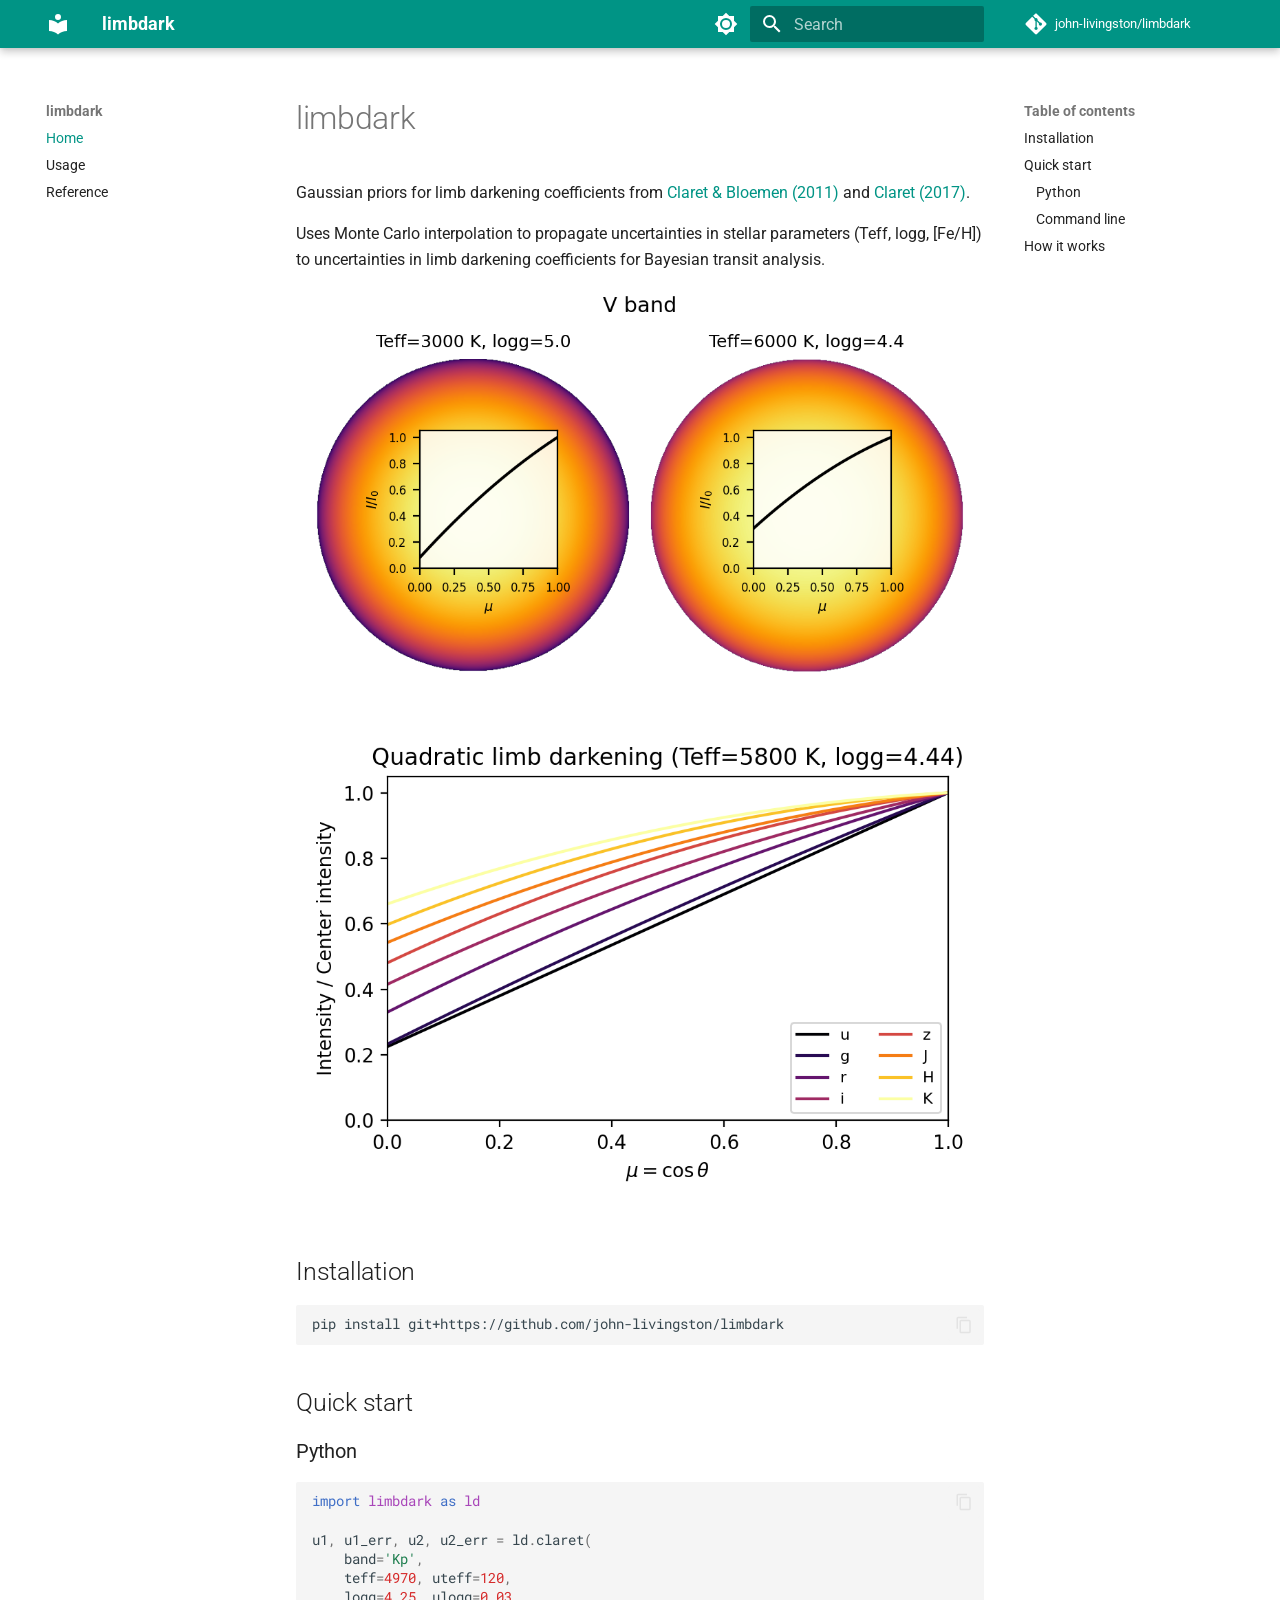
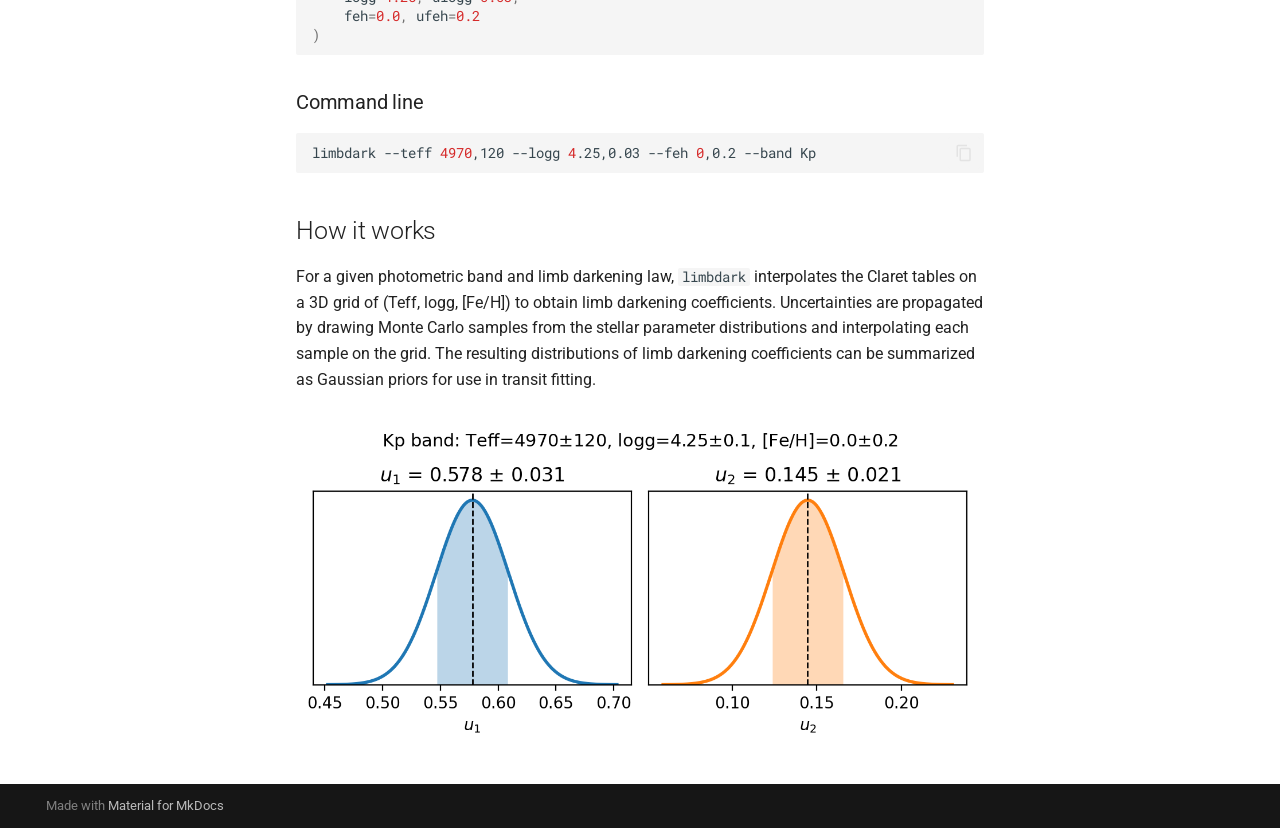
<file: index.html>
<!doctype html>
<html lang="en" class="no-js">
  <head>
    
      <meta charset="utf-8">
      <meta name="viewport" content="width=device-width,initial-scale=1">
      
        <meta name="description" content="Limb darkening coefficients with uncertainty propagation">
      
      
      
        <link rel="canonical" href="https://john-livingston.github.io/limbdark/">
      
      
      
        <link rel="next" href="usage/">
      
      
        
      
      
      <link rel="icon" href="assets/images/favicon.png">
      <meta name="generator" content="mkdocs-1.6.1, mkdocs-material-9.7.6">
    
    
      
        <title>limbdark</title>
      
    
    
      <link rel="stylesheet" href="assets/stylesheets/main.484c7ddc.min.css">
      
        
        <link rel="stylesheet" href="assets/stylesheets/palette.ab4e12ef.min.css">
      
      


    
    
      
    
    
      
        
        
        <link rel="preconnect" href="https://fonts.gstatic.com" crossorigin>
        <link rel="stylesheet" href="https://fonts.googleapis.com/css?family=Roboto:300,300i,400,400i,700,700i%7CRoboto+Mono:400,400i,700,700i&display=fallback">
        <style>:root{--md-text-font:"Roboto";--md-code-font:"Roboto Mono"}</style>
      
    
    
      <link rel="stylesheet" href="stylesheets/extra.css">
    
    <script>__md_scope=new URL(".",location),__md_hash=e=>[...e].reduce(((e,_)=>(e<<5)-e+_.charCodeAt(0)),0),__md_get=(e,_=localStorage,t=__md_scope)=>JSON.parse(_.getItem(t.pathname+"."+e)),__md_set=(e,_,t=localStorage,a=__md_scope)=>{try{t.setItem(a.pathname+"."+e,JSON.stringify(_))}catch(e){}}</script>
    
      

    
    
  </head>
  
  
    
    
      
    
    
    
    
    <body dir="ltr" data-md-color-scheme="default" data-md-color-primary="teal" data-md-color-accent="teal">
  
    
    <input class="md-toggle" data-md-toggle="drawer" type="checkbox" id="__drawer" autocomplete="off">
    <input class="md-toggle" data-md-toggle="search" type="checkbox" id="__search" autocomplete="off">
    <label class="md-overlay" for="__drawer"></label>
    <div data-md-component="skip">
      
        
        <a href="#limbdark" class="md-skip">
          Skip to content
        </a>
      
    </div>
    <div data-md-component="announce">
      
    </div>
    
    
      

  

<header class="md-header md-header--shadow" data-md-component="header">
  <nav class="md-header__inner md-grid" aria-label="Header">
    <a href="." title="limbdark" class="md-header__button md-logo" aria-label="limbdark" data-md-component="logo">
      
  
  <svg xmlns="http://www.w3.org/2000/svg" viewBox="0 0 24 24"><path d="M12 8a3 3 0 0 0 3-3 3 3 0 0 0-3-3 3 3 0 0 0-3 3 3 3 0 0 0 3 3m0 3.54C9.64 9.35 6.5 8 3 8v11c3.5 0 6.64 1.35 9 3.54 2.36-2.19 5.5-3.54 9-3.54V8c-3.5 0-6.64 1.35-9 3.54"/></svg>

    </a>
    <label class="md-header__button md-icon" for="__drawer">
      
      <svg xmlns="http://www.w3.org/2000/svg" viewBox="0 0 24 24"><path d="M3 6h18v2H3zm0 5h18v2H3zm0 5h18v2H3z"/></svg>
    </label>
    <div class="md-header__title" data-md-component="header-title">
      <div class="md-header__ellipsis">
        <div class="md-header__topic">
          <span class="md-ellipsis">
            limbdark
          </span>
        </div>
        <div class="md-header__topic" data-md-component="header-topic">
          <span class="md-ellipsis">
            
              Home
            
          </span>
        </div>
      </div>
    </div>
    
      
        <form class="md-header__option" data-md-component="palette">
  
    
    
    
    <input class="md-option" data-md-color-media="" data-md-color-scheme="default" data-md-color-primary="teal" data-md-color-accent="teal"  aria-label="Switch to dark mode"  type="radio" name="__palette" id="__palette_0">
    
      <label class="md-header__button md-icon" title="Switch to dark mode" for="__palette_1" hidden>
        <svg xmlns="http://www.w3.org/2000/svg" viewBox="0 0 24 24"><path d="M12 8a4 4 0 0 0-4 4 4 4 0 0 0 4 4 4 4 0 0 0 4-4 4 4 0 0 0-4-4m0 10a6 6 0 0 1-6-6 6 6 0 0 1 6-6 6 6 0 0 1 6 6 6 6 0 0 1-6 6m8-9.31V4h-4.69L12 .69 8.69 4H4v4.69L.69 12 4 15.31V20h4.69L12 23.31 15.31 20H20v-4.69L23.31 12z"/></svg>
      </label>
    
  
    
    
    
    <input class="md-option" data-md-color-media="" data-md-color-scheme="slate" data-md-color-primary="teal" data-md-color-accent="teal"  aria-label="Switch to light mode"  type="radio" name="__palette" id="__palette_1">
    
      <label class="md-header__button md-icon" title="Switch to light mode" for="__palette_0" hidden>
        <svg xmlns="http://www.w3.org/2000/svg" viewBox="0 0 24 24"><path d="M12 18c-.89 0-1.74-.2-2.5-.55C11.56 16.5 13 14.42 13 12s-1.44-4.5-3.5-5.45C10.26 6.2 11.11 6 12 6a6 6 0 0 1 6 6 6 6 0 0 1-6 6m8-9.31V4h-4.69L12 .69 8.69 4H4v4.69L.69 12 4 15.31V20h4.69L12 23.31 15.31 20H20v-4.69L23.31 12z"/></svg>
      </label>
    
  
</form>
      
    
    
      <script>var palette=__md_get("__palette");if(palette&&palette.color){if("(prefers-color-scheme)"===palette.color.media){var media=matchMedia("(prefers-color-scheme: light)"),input=document.querySelector(media.matches?"[data-md-color-media='(prefers-color-scheme: light)']":"[data-md-color-media='(prefers-color-scheme: dark)']");palette.color.media=input.getAttribute("data-md-color-media"),palette.color.scheme=input.getAttribute("data-md-color-scheme"),palette.color.primary=input.getAttribute("data-md-color-primary"),palette.color.accent=input.getAttribute("data-md-color-accent")}for(var[key,value]of Object.entries(palette.color))document.body.setAttribute("data-md-color-"+key,value)}</script>
    
    
    
      
      
        <label class="md-header__button md-icon" for="__search">
          
          <svg xmlns="http://www.w3.org/2000/svg" viewBox="0 0 24 24"><path d="M9.5 3A6.5 6.5 0 0 1 16 9.5c0 1.61-.59 3.09-1.56 4.23l.27.27h.79l5 5-1.5 1.5-5-5v-.79l-.27-.27A6.52 6.52 0 0 1 9.5 16 6.5 6.5 0 0 1 3 9.5 6.5 6.5 0 0 1 9.5 3m0 2C7 5 5 7 5 9.5S7 14 9.5 14 14 12 14 9.5 12 5 9.5 5"/></svg>
        </label>
        <div class="md-search" data-md-component="search" role="dialog">
  <label class="md-search__overlay" for="__search"></label>
  <div class="md-search__inner" role="search">
    <form class="md-search__form" name="search">
      <input type="text" class="md-search__input" name="query" aria-label="Search" placeholder="Search" autocapitalize="off" autocorrect="off" autocomplete="off" spellcheck="false" data-md-component="search-query" required>
      <label class="md-search__icon md-icon" for="__search">
        
        <svg xmlns="http://www.w3.org/2000/svg" viewBox="0 0 24 24"><path d="M9.5 3A6.5 6.5 0 0 1 16 9.5c0 1.61-.59 3.09-1.56 4.23l.27.27h.79l5 5-1.5 1.5-5-5v-.79l-.27-.27A6.52 6.52 0 0 1 9.5 16 6.5 6.5 0 0 1 3 9.5 6.5 6.5 0 0 1 9.5 3m0 2C7 5 5 7 5 9.5S7 14 9.5 14 14 12 14 9.5 12 5 9.5 5"/></svg>
        
        <svg xmlns="http://www.w3.org/2000/svg" viewBox="0 0 24 24"><path d="M20 11v2H8l5.5 5.5-1.42 1.42L4.16 12l7.92-7.92L13.5 5.5 8 11z"/></svg>
      </label>
      <nav class="md-search__options" aria-label="Search">
        
        <button type="reset" class="md-search__icon md-icon" title="Clear" aria-label="Clear" tabindex="-1">
          
          <svg xmlns="http://www.w3.org/2000/svg" viewBox="0 0 24 24"><path d="M19 6.41 17.59 5 12 10.59 6.41 5 5 6.41 10.59 12 5 17.59 6.41 19 12 13.41 17.59 19 19 17.59 13.41 12z"/></svg>
        </button>
      </nav>
      
    </form>
    <div class="md-search__output">
      <div class="md-search__scrollwrap" tabindex="0" data-md-scrollfix>
        <div class="md-search-result" data-md-component="search-result">
          <div class="md-search-result__meta">
            Initializing search
          </div>
          <ol class="md-search-result__list" role="presentation"></ol>
        </div>
      </div>
    </div>
  </div>
</div>
      
    
    
      <div class="md-header__source">
        <a href="https://github.com/john-livingston/limbdark" title="Go to repository" class="md-source" data-md-component="source">
  <div class="md-source__icon md-icon">
    
    <svg xmlns="http://www.w3.org/2000/svg" viewBox="0 0 448 512"><!--! Font Awesome Free 7.1.0 by @fontawesome - https://fontawesome.com License - https://fontawesome.com/license/free (Icons: CC BY 4.0, Fonts: SIL OFL 1.1, Code: MIT License) Copyright 2025 Fonticons, Inc.--><path d="M439.6 236.1 244 40.5c-5.4-5.5-12.8-8.5-20.4-8.5s-15 3-20.4 8.4L162.5 81l51.5 51.5c27.1-9.1 52.7 16.8 43.4 43.7l49.7 49.7c34.2-11.8 61.2 31 35.5 56.7-26.5 26.5-70.2-2.9-56-37.3L240.3 199v121.9c25.3 12.5 22.3 41.8 9.1 55-6.4 6.4-15.2 10.1-24.3 10.1s-17.8-3.6-24.3-10.1c-17.6-17.6-11.1-46.9 11.2-56v-123c-20.8-8.5-24.6-30.7-18.6-45L142.6 101 8.5 235.1C3 240.6 0 247.9 0 255.5s3 15 8.5 20.4l195.6 195.7c5.4 5.4 12.7 8.4 20.4 8.4s15-3 20.4-8.4l194.7-194.7c5.4-5.4 8.4-12.8 8.4-20.4s-3-15-8.4-20.4"/></svg>
  </div>
  <div class="md-source__repository">
    john-livingston/limbdark
  </div>
</a>
      </div>
    
  </nav>
  
</header>
    
    <div class="md-container" data-md-component="container">
      
      
        
          
        
      
      <main class="md-main" data-md-component="main">
        <div class="md-main__inner md-grid">
          
            
              
              <div class="md-sidebar md-sidebar--primary" data-md-component="sidebar" data-md-type="navigation" >
                <div class="md-sidebar__scrollwrap">
                  <div class="md-sidebar__inner">
                    



<nav class="md-nav md-nav--primary" aria-label="Navigation" data-md-level="0">
  <label class="md-nav__title" for="__drawer">
    <a href="." title="limbdark" class="md-nav__button md-logo" aria-label="limbdark" data-md-component="logo">
      
  
  <svg xmlns="http://www.w3.org/2000/svg" viewBox="0 0 24 24"><path d="M12 8a3 3 0 0 0 3-3 3 3 0 0 0-3-3 3 3 0 0 0-3 3 3 3 0 0 0 3 3m0 3.54C9.64 9.35 6.5 8 3 8v11c3.5 0 6.64 1.35 9 3.54 2.36-2.19 5.5-3.54 9-3.54V8c-3.5 0-6.64 1.35-9 3.54"/></svg>

    </a>
    limbdark
  </label>
  
    <div class="md-nav__source">
      <a href="https://github.com/john-livingston/limbdark" title="Go to repository" class="md-source" data-md-component="source">
  <div class="md-source__icon md-icon">
    
    <svg xmlns="http://www.w3.org/2000/svg" viewBox="0 0 448 512"><!--! Font Awesome Free 7.1.0 by @fontawesome - https://fontawesome.com License - https://fontawesome.com/license/free (Icons: CC BY 4.0, Fonts: SIL OFL 1.1, Code: MIT License) Copyright 2025 Fonticons, Inc.--><path d="M439.6 236.1 244 40.5c-5.4-5.5-12.8-8.5-20.4-8.5s-15 3-20.4 8.4L162.5 81l51.5 51.5c27.1-9.1 52.7 16.8 43.4 43.7l49.7 49.7c34.2-11.8 61.2 31 35.5 56.7-26.5 26.5-70.2-2.9-56-37.3L240.3 199v121.9c25.3 12.5 22.3 41.8 9.1 55-6.4 6.4-15.2 10.1-24.3 10.1s-17.8-3.6-24.3-10.1c-17.6-17.6-11.1-46.9 11.2-56v-123c-20.8-8.5-24.6-30.7-18.6-45L142.6 101 8.5 235.1C3 240.6 0 247.9 0 255.5s3 15 8.5 20.4l195.6 195.7c5.4 5.4 12.7 8.4 20.4 8.4s15-3 20.4-8.4l194.7-194.7c5.4-5.4 8.4-12.8 8.4-20.4s-3-15-8.4-20.4"/></svg>
  </div>
  <div class="md-source__repository">
    john-livingston/limbdark
  </div>
</a>
    </div>
  
  <ul class="md-nav__list" data-md-scrollfix>
    
      
      
  
  
    
  
  
  
    <li class="md-nav__item md-nav__item--active">
      
      <input class="md-nav__toggle md-toggle" type="checkbox" id="__toc">
      
      
        
      
      
        <label class="md-nav__link md-nav__link--active" for="__toc">
          
  
  
  <span class="md-ellipsis">
    
  
    Home
  

    
  </span>
  
  

          <span class="md-nav__icon md-icon"></span>
        </label>
      
      <a href="." class="md-nav__link md-nav__link--active">
        
  
  
  <span class="md-ellipsis">
    
  
    Home
  

    
  </span>
  
  

      </a>
      
        

<nav class="md-nav md-nav--secondary" aria-label="Table of contents">
  
  
  
    
  
  
    <label class="md-nav__title" for="__toc">
      <span class="md-nav__icon md-icon"></span>
      Table of contents
    </label>
    <ul class="md-nav__list" data-md-component="toc" data-md-scrollfix>
      
        <li class="md-nav__item">
  <a href="#installation" class="md-nav__link">
    <span class="md-ellipsis">
      
        Installation
      
    </span>
  </a>
  
</li>
      
        <li class="md-nav__item">
  <a href="#quick-start" class="md-nav__link">
    <span class="md-ellipsis">
      
        Quick start
      
    </span>
  </a>
  
    <nav class="md-nav" aria-label="Quick start">
      <ul class="md-nav__list">
        
          <li class="md-nav__item">
  <a href="#python" class="md-nav__link">
    <span class="md-ellipsis">
      
        Python
      
    </span>
  </a>
  
</li>
        
          <li class="md-nav__item">
  <a href="#command-line" class="md-nav__link">
    <span class="md-ellipsis">
      
        Command line
      
    </span>
  </a>
  
</li>
        
      </ul>
    </nav>
  
</li>
      
        <li class="md-nav__item">
  <a href="#how-it-works" class="md-nav__link">
    <span class="md-ellipsis">
      
        How it works
      
    </span>
  </a>
  
</li>
      
    </ul>
  
</nav>
      
    </li>
  

    
      
      
  
  
  
  
    <li class="md-nav__item">
      <a href="usage/" class="md-nav__link">
        
  
  
  <span class="md-ellipsis">
    
  
    Usage
  

    
  </span>
  
  

      </a>
    </li>
  

    
      
      
  
  
  
  
    <li class="md-nav__item">
      <a href="reference/" class="md-nav__link">
        
  
  
  <span class="md-ellipsis">
    
  
    Reference
  

    
  </span>
  
  

      </a>
    </li>
  

    
  </ul>
</nav>
                  </div>
                </div>
              </div>
            
            
              
              <div class="md-sidebar md-sidebar--secondary" data-md-component="sidebar" data-md-type="toc" >
                <div class="md-sidebar__scrollwrap">
                  <div class="md-sidebar__inner">
                    

<nav class="md-nav md-nav--secondary" aria-label="Table of contents">
  
  
  
    
  
  
    <label class="md-nav__title" for="__toc">
      <span class="md-nav__icon md-icon"></span>
      Table of contents
    </label>
    <ul class="md-nav__list" data-md-component="toc" data-md-scrollfix>
      
        <li class="md-nav__item">
  <a href="#installation" class="md-nav__link">
    <span class="md-ellipsis">
      
        Installation
      
    </span>
  </a>
  
</li>
      
        <li class="md-nav__item">
  <a href="#quick-start" class="md-nav__link">
    <span class="md-ellipsis">
      
        Quick start
      
    </span>
  </a>
  
    <nav class="md-nav" aria-label="Quick start">
      <ul class="md-nav__list">
        
          <li class="md-nav__item">
  <a href="#python" class="md-nav__link">
    <span class="md-ellipsis">
      
        Python
      
    </span>
  </a>
  
</li>
        
          <li class="md-nav__item">
  <a href="#command-line" class="md-nav__link">
    <span class="md-ellipsis">
      
        Command line
      
    </span>
  </a>
  
</li>
        
      </ul>
    </nav>
  
</li>
      
        <li class="md-nav__item">
  <a href="#how-it-works" class="md-nav__link">
    <span class="md-ellipsis">
      
        How it works
      
    </span>
  </a>
  
</li>
      
    </ul>
  
</nav>
                  </div>
                </div>
              </div>
            
          
          
            <div class="md-content" data-md-component="content">
              
              <article class="md-content__inner md-typeset">
                
                  


  
  


<h1 id="limbdark">limbdark<a class="headerlink" href="#limbdark" title="Permanent link">&para;</a></h1>
<p>Gaussian priors for limb darkening coefficients from <a href="https://ui.adsabs.harvard.edu/abs/2011A%26A...529A..75C">Claret &amp; Bloemen (2011)</a> and <a href="https://ui.adsabs.harvard.edu/abs/2017A%26A...600A..30C">Claret (2017)</a>.</p>
<p>Uses Monte Carlo interpolation to propagate uncertainties in stellar parameters (Teff, logg, [Fe/H]) to uncertainties in limb darkening coefficients for Bayesian transit analysis.</p>
<p><img alt="Stellar disks" src="assets/stellar_disks.png" /></p>
<p><img alt="Limb darkening profiles" src="assets/ld_profiles.png" /></p>
<h2 id="installation">Installation<a class="headerlink" href="#installation" title="Permanent link">&para;</a></h2>
<div class="highlight"><pre><span></span><code><a id="__codelineno-0-1" name="__codelineno-0-1" href="#__codelineno-0-1"></a>pip<span class="w"> </span>install<span class="w"> </span>git+https://github.com/john-livingston/limbdark
</code></pre></div>
<h2 id="quick-start">Quick start<a class="headerlink" href="#quick-start" title="Permanent link">&para;</a></h2>
<h3 id="python">Python<a class="headerlink" href="#python" title="Permanent link">&para;</a></h3>
<div class="highlight"><pre><span></span><code><a id="__codelineno-1-1" name="__codelineno-1-1" href="#__codelineno-1-1"></a><span class="kn">import</span><span class="w"> </span><span class="nn">limbdark</span><span class="w"> </span><span class="k">as</span><span class="w"> </span><span class="nn">ld</span>
<a id="__codelineno-1-2" name="__codelineno-1-2" href="#__codelineno-1-2"></a>
<a id="__codelineno-1-3" name="__codelineno-1-3" href="#__codelineno-1-3"></a><span class="n">u1</span><span class="p">,</span> <span class="n">u1_err</span><span class="p">,</span> <span class="n">u2</span><span class="p">,</span> <span class="n">u2_err</span> <span class="o">=</span> <span class="n">ld</span><span class="o">.</span><span class="n">claret</span><span class="p">(</span>
<a id="__codelineno-1-4" name="__codelineno-1-4" href="#__codelineno-1-4"></a>    <span class="n">band</span><span class="o">=</span><span class="s1">&#39;Kp&#39;</span><span class="p">,</span>
<a id="__codelineno-1-5" name="__codelineno-1-5" href="#__codelineno-1-5"></a>    <span class="n">teff</span><span class="o">=</span><span class="mi">4970</span><span class="p">,</span> <span class="n">uteff</span><span class="o">=</span><span class="mi">120</span><span class="p">,</span>
<a id="__codelineno-1-6" name="__codelineno-1-6" href="#__codelineno-1-6"></a>    <span class="n">logg</span><span class="o">=</span><span class="mf">4.25</span><span class="p">,</span> <span class="n">ulogg</span><span class="o">=</span><span class="mf">0.03</span><span class="p">,</span>
<a id="__codelineno-1-7" name="__codelineno-1-7" href="#__codelineno-1-7"></a>    <span class="n">feh</span><span class="o">=</span><span class="mf">0.0</span><span class="p">,</span> <span class="n">ufeh</span><span class="o">=</span><span class="mf">0.2</span>
<a id="__codelineno-1-8" name="__codelineno-1-8" href="#__codelineno-1-8"></a><span class="p">)</span>
</code></pre></div>
<h3 id="command-line">Command line<a class="headerlink" href="#command-line" title="Permanent link">&para;</a></h3>
<div class="highlight"><pre><span></span><code><a id="__codelineno-2-1" name="__codelineno-2-1" href="#__codelineno-2-1"></a>limbdark<span class="w"> </span>--teff<span class="w"> </span><span class="m">4970</span>,120<span class="w"> </span>--logg<span class="w"> </span><span class="m">4</span>.25,0.03<span class="w"> </span>--feh<span class="w"> </span><span class="m">0</span>,0.2<span class="w"> </span>--band<span class="w"> </span>Kp
</code></pre></div>
<h2 id="how-it-works">How it works<a class="headerlink" href="#how-it-works" title="Permanent link">&para;</a></h2>
<p>For a given photometric band and limb darkening law, <code>limbdark</code> interpolates the Claret tables on a 3D grid of (Teff, logg, [Fe/H]) to obtain limb darkening coefficients. Uncertainties are propagated by drawing Monte Carlo samples from the stellar parameter distributions and interpolating each sample on the grid. The resulting distributions of limb darkening coefficients can be summarized as Gaussian priors for use in transit fitting.</p>
<p><img alt="MC uncertainty propagation" src="assets/mc_uncertainty.png" /></p>












                
              </article>
            </div>
          
          
<script>var target=document.getElementById(location.hash.slice(1));target&&target.name&&(target.checked=target.name.startsWith("__tabbed_"))</script>
        </div>
        
      </main>
      
        <footer class="md-footer">
  
  <div class="md-footer-meta md-typeset">
    <div class="md-footer-meta__inner md-grid">
      <div class="md-copyright">
  
  
    Made with
    <a href="https://squidfunk.github.io/mkdocs-material/" target="_blank" rel="noopener">
      Material for MkDocs
    </a>
  
</div>
      
    </div>
  </div>
</footer>
      
    </div>
    <div class="md-dialog" data-md-component="dialog">
      <div class="md-dialog__inner md-typeset"></div>
    </div>
    
    
    
      
      
      <script id="__config" type="application/json">{"annotate": null, "base": ".", "features": ["content.code.copy", "navigation.sections"], "search": "assets/javascripts/workers/search.2c215733.min.js", "tags": null, "translations": {"clipboard.copied": "Copied to clipboard", "clipboard.copy": "Copy to clipboard", "search.result.more.one": "1 more on this page", "search.result.more.other": "# more on this page", "search.result.none": "No matching documents", "search.result.one": "1 matching document", "search.result.other": "# matching documents", "search.result.placeholder": "Type to start searching", "search.result.term.missing": "Missing", "select.version": "Select version"}, "version": null}</script>
    
    
      <script src="assets/javascripts/bundle.79ae519e.min.js"></script>
      
    
  </body>
</html>
</file>
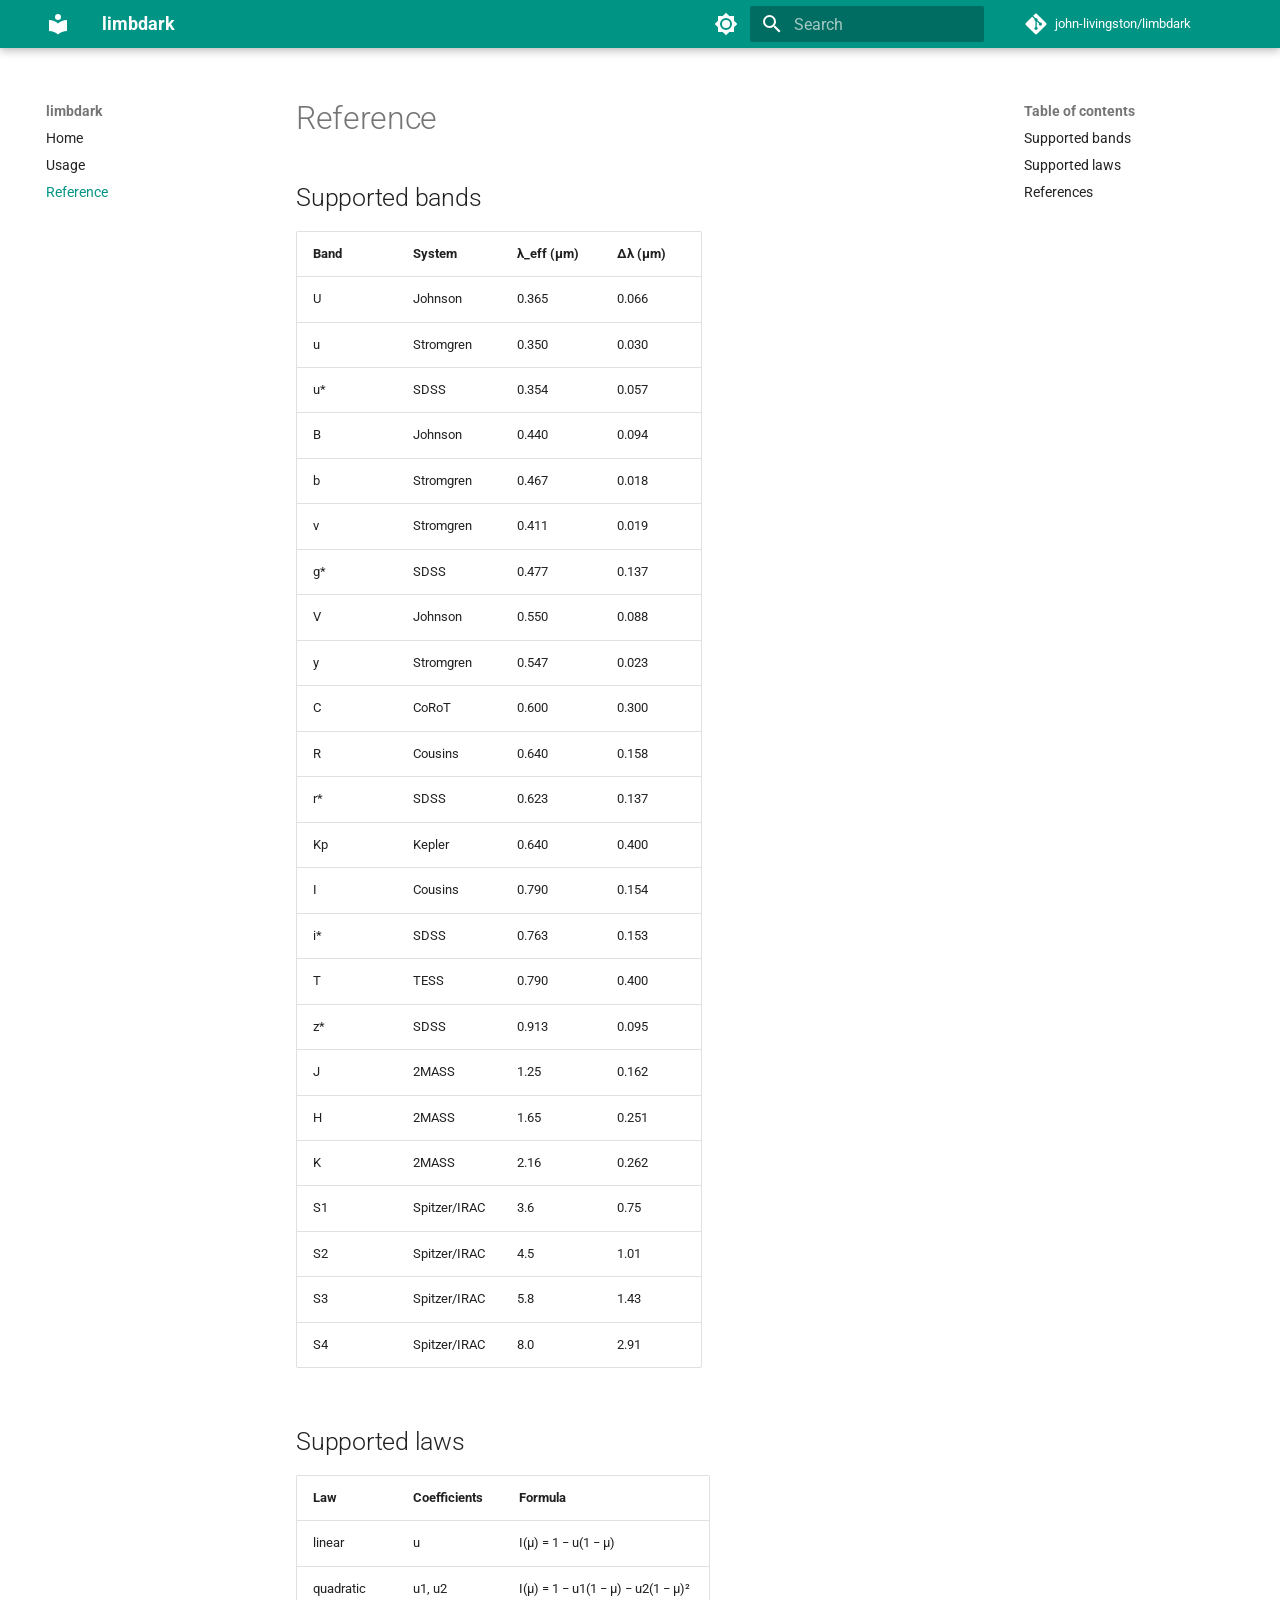
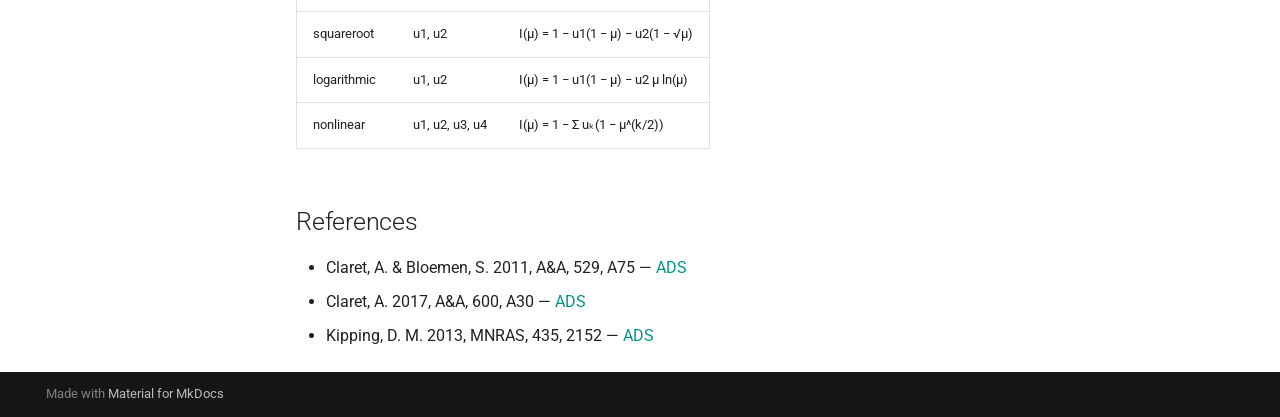
<file: reference/index.html>
<!doctype html>
<html lang="en" class="no-js">
  <head>
    
      <meta charset="utf-8">
      <meta name="viewport" content="width=device-width,initial-scale=1">
      
        <meta name="description" content="Limb darkening coefficients with uncertainty propagation">
      
      
      
        <link rel="canonical" href="https://john-livingston.github.io/limbdark/reference/">
      
      
        <link rel="prev" href="../usage/">
      
      
      
        
      
      
      <link rel="icon" href="../assets/images/favicon.png">
      <meta name="generator" content="mkdocs-1.6.1, mkdocs-material-9.7.6">
    
    
      
        <title>Reference - limbdark</title>
      
    
    
      <link rel="stylesheet" href="../assets/stylesheets/main.484c7ddc.min.css">
      
        
        <link rel="stylesheet" href="../assets/stylesheets/palette.ab4e12ef.min.css">
      
      


    
    
      
    
    
      
        
        
        <link rel="preconnect" href="https://fonts.gstatic.com" crossorigin>
        <link rel="stylesheet" href="https://fonts.googleapis.com/css?family=Roboto:300,300i,400,400i,700,700i%7CRoboto+Mono:400,400i,700,700i&display=fallback">
        <style>:root{--md-text-font:"Roboto";--md-code-font:"Roboto Mono"}</style>
      
    
    
      <link rel="stylesheet" href="../stylesheets/extra.css">
    
    <script>__md_scope=new URL("..",location),__md_hash=e=>[...e].reduce(((e,_)=>(e<<5)-e+_.charCodeAt(0)),0),__md_get=(e,_=localStorage,t=__md_scope)=>JSON.parse(_.getItem(t.pathname+"."+e)),__md_set=(e,_,t=localStorage,a=__md_scope)=>{try{t.setItem(a.pathname+"."+e,JSON.stringify(_))}catch(e){}}</script>
    
      

    
    
  </head>
  
  
    
    
      
    
    
    
    
    <body dir="ltr" data-md-color-scheme="default" data-md-color-primary="teal" data-md-color-accent="teal">
  
    
    <input class="md-toggle" data-md-toggle="drawer" type="checkbox" id="__drawer" autocomplete="off">
    <input class="md-toggle" data-md-toggle="search" type="checkbox" id="__search" autocomplete="off">
    <label class="md-overlay" for="__drawer"></label>
    <div data-md-component="skip">
      
        
        <a href="#reference" class="md-skip">
          Skip to content
        </a>
      
    </div>
    <div data-md-component="announce">
      
    </div>
    
    
      

  

<header class="md-header md-header--shadow" data-md-component="header">
  <nav class="md-header__inner md-grid" aria-label="Header">
    <a href=".." title="limbdark" class="md-header__button md-logo" aria-label="limbdark" data-md-component="logo">
      
  
  <svg xmlns="http://www.w3.org/2000/svg" viewBox="0 0 24 24"><path d="M12 8a3 3 0 0 0 3-3 3 3 0 0 0-3-3 3 3 0 0 0-3 3 3 3 0 0 0 3 3m0 3.54C9.64 9.35 6.5 8 3 8v11c3.5 0 6.64 1.35 9 3.54 2.36-2.19 5.5-3.54 9-3.54V8c-3.5 0-6.64 1.35-9 3.54"/></svg>

    </a>
    <label class="md-header__button md-icon" for="__drawer">
      
      <svg xmlns="http://www.w3.org/2000/svg" viewBox="0 0 24 24"><path d="M3 6h18v2H3zm0 5h18v2H3zm0 5h18v2H3z"/></svg>
    </label>
    <div class="md-header__title" data-md-component="header-title">
      <div class="md-header__ellipsis">
        <div class="md-header__topic">
          <span class="md-ellipsis">
            limbdark
          </span>
        </div>
        <div class="md-header__topic" data-md-component="header-topic">
          <span class="md-ellipsis">
            
              Reference
            
          </span>
        </div>
      </div>
    </div>
    
      
        <form class="md-header__option" data-md-component="palette">
  
    
    
    
    <input class="md-option" data-md-color-media="" data-md-color-scheme="default" data-md-color-primary="teal" data-md-color-accent="teal"  aria-label="Switch to dark mode"  type="radio" name="__palette" id="__palette_0">
    
      <label class="md-header__button md-icon" title="Switch to dark mode" for="__palette_1" hidden>
        <svg xmlns="http://www.w3.org/2000/svg" viewBox="0 0 24 24"><path d="M12 8a4 4 0 0 0-4 4 4 4 0 0 0 4 4 4 4 0 0 0 4-4 4 4 0 0 0-4-4m0 10a6 6 0 0 1-6-6 6 6 0 0 1 6-6 6 6 0 0 1 6 6 6 6 0 0 1-6 6m8-9.31V4h-4.69L12 .69 8.69 4H4v4.69L.69 12 4 15.31V20h4.69L12 23.31 15.31 20H20v-4.69L23.31 12z"/></svg>
      </label>
    
  
    
    
    
    <input class="md-option" data-md-color-media="" data-md-color-scheme="slate" data-md-color-primary="teal" data-md-color-accent="teal"  aria-label="Switch to light mode"  type="radio" name="__palette" id="__palette_1">
    
      <label class="md-header__button md-icon" title="Switch to light mode" for="__palette_0" hidden>
        <svg xmlns="http://www.w3.org/2000/svg" viewBox="0 0 24 24"><path d="M12 18c-.89 0-1.74-.2-2.5-.55C11.56 16.5 13 14.42 13 12s-1.44-4.5-3.5-5.45C10.26 6.2 11.11 6 12 6a6 6 0 0 1 6 6 6 6 0 0 1-6 6m8-9.31V4h-4.69L12 .69 8.69 4H4v4.69L.69 12 4 15.31V20h4.69L12 23.31 15.31 20H20v-4.69L23.31 12z"/></svg>
      </label>
    
  
</form>
      
    
    
      <script>var palette=__md_get("__palette");if(palette&&palette.color){if("(prefers-color-scheme)"===palette.color.media){var media=matchMedia("(prefers-color-scheme: light)"),input=document.querySelector(media.matches?"[data-md-color-media='(prefers-color-scheme: light)']":"[data-md-color-media='(prefers-color-scheme: dark)']");palette.color.media=input.getAttribute("data-md-color-media"),palette.color.scheme=input.getAttribute("data-md-color-scheme"),palette.color.primary=input.getAttribute("data-md-color-primary"),palette.color.accent=input.getAttribute("data-md-color-accent")}for(var[key,value]of Object.entries(palette.color))document.body.setAttribute("data-md-color-"+key,value)}</script>
    
    
    
      
      
        <label class="md-header__button md-icon" for="__search">
          
          <svg xmlns="http://www.w3.org/2000/svg" viewBox="0 0 24 24"><path d="M9.5 3A6.5 6.5 0 0 1 16 9.5c0 1.61-.59 3.09-1.56 4.23l.27.27h.79l5 5-1.5 1.5-5-5v-.79l-.27-.27A6.52 6.52 0 0 1 9.5 16 6.5 6.5 0 0 1 3 9.5 6.5 6.5 0 0 1 9.5 3m0 2C7 5 5 7 5 9.5S7 14 9.5 14 14 12 14 9.5 12 5 9.5 5"/></svg>
        </label>
        <div class="md-search" data-md-component="search" role="dialog">
  <label class="md-search__overlay" for="__search"></label>
  <div class="md-search__inner" role="search">
    <form class="md-search__form" name="search">
      <input type="text" class="md-search__input" name="query" aria-label="Search" placeholder="Search" autocapitalize="off" autocorrect="off" autocomplete="off" spellcheck="false" data-md-component="search-query" required>
      <label class="md-search__icon md-icon" for="__search">
        
        <svg xmlns="http://www.w3.org/2000/svg" viewBox="0 0 24 24"><path d="M9.5 3A6.5 6.5 0 0 1 16 9.5c0 1.61-.59 3.09-1.56 4.23l.27.27h.79l5 5-1.5 1.5-5-5v-.79l-.27-.27A6.52 6.52 0 0 1 9.5 16 6.5 6.5 0 0 1 3 9.5 6.5 6.5 0 0 1 9.5 3m0 2C7 5 5 7 5 9.5S7 14 9.5 14 14 12 14 9.5 12 5 9.5 5"/></svg>
        
        <svg xmlns="http://www.w3.org/2000/svg" viewBox="0 0 24 24"><path d="M20 11v2H8l5.5 5.5-1.42 1.42L4.16 12l7.92-7.92L13.5 5.5 8 11z"/></svg>
      </label>
      <nav class="md-search__options" aria-label="Search">
        
        <button type="reset" class="md-search__icon md-icon" title="Clear" aria-label="Clear" tabindex="-1">
          
          <svg xmlns="http://www.w3.org/2000/svg" viewBox="0 0 24 24"><path d="M19 6.41 17.59 5 12 10.59 6.41 5 5 6.41 10.59 12 5 17.59 6.41 19 12 13.41 17.59 19 19 17.59 13.41 12z"/></svg>
        </button>
      </nav>
      
    </form>
    <div class="md-search__output">
      <div class="md-search__scrollwrap" tabindex="0" data-md-scrollfix>
        <div class="md-search-result" data-md-component="search-result">
          <div class="md-search-result__meta">
            Initializing search
          </div>
          <ol class="md-search-result__list" role="presentation"></ol>
        </div>
      </div>
    </div>
  </div>
</div>
      
    
    
      <div class="md-header__source">
        <a href="https://github.com/john-livingston/limbdark" title="Go to repository" class="md-source" data-md-component="source">
  <div class="md-source__icon md-icon">
    
    <svg xmlns="http://www.w3.org/2000/svg" viewBox="0 0 448 512"><!--! Font Awesome Free 7.1.0 by @fontawesome - https://fontawesome.com License - https://fontawesome.com/license/free (Icons: CC BY 4.0, Fonts: SIL OFL 1.1, Code: MIT License) Copyright 2025 Fonticons, Inc.--><path d="M439.6 236.1 244 40.5c-5.4-5.5-12.8-8.5-20.4-8.5s-15 3-20.4 8.4L162.5 81l51.5 51.5c27.1-9.1 52.7 16.8 43.4 43.7l49.7 49.7c34.2-11.8 61.2 31 35.5 56.7-26.5 26.5-70.2-2.9-56-37.3L240.3 199v121.9c25.3 12.5 22.3 41.8 9.1 55-6.4 6.4-15.2 10.1-24.3 10.1s-17.8-3.6-24.3-10.1c-17.6-17.6-11.1-46.9 11.2-56v-123c-20.8-8.5-24.6-30.7-18.6-45L142.6 101 8.5 235.1C3 240.6 0 247.9 0 255.5s3 15 8.5 20.4l195.6 195.7c5.4 5.4 12.7 8.4 20.4 8.4s15-3 20.4-8.4l194.7-194.7c5.4-5.4 8.4-12.8 8.4-20.4s-3-15-8.4-20.4"/></svg>
  </div>
  <div class="md-source__repository">
    john-livingston/limbdark
  </div>
</a>
      </div>
    
  </nav>
  
</header>
    
    <div class="md-container" data-md-component="container">
      
      
        
          
        
      
      <main class="md-main" data-md-component="main">
        <div class="md-main__inner md-grid">
          
            
              
              <div class="md-sidebar md-sidebar--primary" data-md-component="sidebar" data-md-type="navigation" >
                <div class="md-sidebar__scrollwrap">
                  <div class="md-sidebar__inner">
                    



<nav class="md-nav md-nav--primary" aria-label="Navigation" data-md-level="0">
  <label class="md-nav__title" for="__drawer">
    <a href=".." title="limbdark" class="md-nav__button md-logo" aria-label="limbdark" data-md-component="logo">
      
  
  <svg xmlns="http://www.w3.org/2000/svg" viewBox="0 0 24 24"><path d="M12 8a3 3 0 0 0 3-3 3 3 0 0 0-3-3 3 3 0 0 0-3 3 3 3 0 0 0 3 3m0 3.54C9.64 9.35 6.5 8 3 8v11c3.5 0 6.64 1.35 9 3.54 2.36-2.19 5.5-3.54 9-3.54V8c-3.5 0-6.64 1.35-9 3.54"/></svg>

    </a>
    limbdark
  </label>
  
    <div class="md-nav__source">
      <a href="https://github.com/john-livingston/limbdark" title="Go to repository" class="md-source" data-md-component="source">
  <div class="md-source__icon md-icon">
    
    <svg xmlns="http://www.w3.org/2000/svg" viewBox="0 0 448 512"><!--! Font Awesome Free 7.1.0 by @fontawesome - https://fontawesome.com License - https://fontawesome.com/license/free (Icons: CC BY 4.0, Fonts: SIL OFL 1.1, Code: MIT License) Copyright 2025 Fonticons, Inc.--><path d="M439.6 236.1 244 40.5c-5.4-5.5-12.8-8.5-20.4-8.5s-15 3-20.4 8.4L162.5 81l51.5 51.5c27.1-9.1 52.7 16.8 43.4 43.7l49.7 49.7c34.2-11.8 61.2 31 35.5 56.7-26.5 26.5-70.2-2.9-56-37.3L240.3 199v121.9c25.3 12.5 22.3 41.8 9.1 55-6.4 6.4-15.2 10.1-24.3 10.1s-17.8-3.6-24.3-10.1c-17.6-17.6-11.1-46.9 11.2-56v-123c-20.8-8.5-24.6-30.7-18.6-45L142.6 101 8.5 235.1C3 240.6 0 247.9 0 255.5s3 15 8.5 20.4l195.6 195.7c5.4 5.4 12.7 8.4 20.4 8.4s15-3 20.4-8.4l194.7-194.7c5.4-5.4 8.4-12.8 8.4-20.4s-3-15-8.4-20.4"/></svg>
  </div>
  <div class="md-source__repository">
    john-livingston/limbdark
  </div>
</a>
    </div>
  
  <ul class="md-nav__list" data-md-scrollfix>
    
      
      
  
  
  
  
    <li class="md-nav__item">
      <a href=".." class="md-nav__link">
        
  
  
  <span class="md-ellipsis">
    
  
    Home
  

    
  </span>
  
  

      </a>
    </li>
  

    
      
      
  
  
  
  
    <li class="md-nav__item">
      <a href="../usage/" class="md-nav__link">
        
  
  
  <span class="md-ellipsis">
    
  
    Usage
  

    
  </span>
  
  

      </a>
    </li>
  

    
      
      
  
  
    
  
  
  
    <li class="md-nav__item md-nav__item--active">
      
      <input class="md-nav__toggle md-toggle" type="checkbox" id="__toc">
      
      
        
      
      
        <label class="md-nav__link md-nav__link--active" for="__toc">
          
  
  
  <span class="md-ellipsis">
    
  
    Reference
  

    
  </span>
  
  

          <span class="md-nav__icon md-icon"></span>
        </label>
      
      <a href="./" class="md-nav__link md-nav__link--active">
        
  
  
  <span class="md-ellipsis">
    
  
    Reference
  

    
  </span>
  
  

      </a>
      
        

<nav class="md-nav md-nav--secondary" aria-label="Table of contents">
  
  
  
    
  
  
    <label class="md-nav__title" for="__toc">
      <span class="md-nav__icon md-icon"></span>
      Table of contents
    </label>
    <ul class="md-nav__list" data-md-component="toc" data-md-scrollfix>
      
        <li class="md-nav__item">
  <a href="#supported-bands" class="md-nav__link">
    <span class="md-ellipsis">
      
        Supported bands
      
    </span>
  </a>
  
</li>
      
        <li class="md-nav__item">
  <a href="#supported-laws" class="md-nav__link">
    <span class="md-ellipsis">
      
        Supported laws
      
    </span>
  </a>
  
</li>
      
        <li class="md-nav__item">
  <a href="#references" class="md-nav__link">
    <span class="md-ellipsis">
      
        References
      
    </span>
  </a>
  
</li>
      
    </ul>
  
</nav>
      
    </li>
  

    
  </ul>
</nav>
                  </div>
                </div>
              </div>
            
            
              
              <div class="md-sidebar md-sidebar--secondary" data-md-component="sidebar" data-md-type="toc" >
                <div class="md-sidebar__scrollwrap">
                  <div class="md-sidebar__inner">
                    

<nav class="md-nav md-nav--secondary" aria-label="Table of contents">
  
  
  
    
  
  
    <label class="md-nav__title" for="__toc">
      <span class="md-nav__icon md-icon"></span>
      Table of contents
    </label>
    <ul class="md-nav__list" data-md-component="toc" data-md-scrollfix>
      
        <li class="md-nav__item">
  <a href="#supported-bands" class="md-nav__link">
    <span class="md-ellipsis">
      
        Supported bands
      
    </span>
  </a>
  
</li>
      
        <li class="md-nav__item">
  <a href="#supported-laws" class="md-nav__link">
    <span class="md-ellipsis">
      
        Supported laws
      
    </span>
  </a>
  
</li>
      
        <li class="md-nav__item">
  <a href="#references" class="md-nav__link">
    <span class="md-ellipsis">
      
        References
      
    </span>
  </a>
  
</li>
      
    </ul>
  
</nav>
                  </div>
                </div>
              </div>
            
          
          
            <div class="md-content" data-md-component="content">
              
              <article class="md-content__inner md-typeset">
                
                  


  
  


<h1 id="reference">Reference<a class="headerlink" href="#reference" title="Permanent link">&para;</a></h1>
<h2 id="supported-bands">Supported bands<a class="headerlink" href="#supported-bands" title="Permanent link">&para;</a></h2>
<table>
<thead>
<tr>
<th>Band</th>
<th>System</th>
<th>λ_eff (μm)</th>
<th>Δλ (μm)</th>
</tr>
</thead>
<tbody>
<tr>
<td>U</td>
<td>Johnson</td>
<td>0.365</td>
<td>0.066</td>
</tr>
<tr>
<td>u</td>
<td>Stromgren</td>
<td>0.350</td>
<td>0.030</td>
</tr>
<tr>
<td>u*</td>
<td>SDSS</td>
<td>0.354</td>
<td>0.057</td>
</tr>
<tr>
<td>B</td>
<td>Johnson</td>
<td>0.440</td>
<td>0.094</td>
</tr>
<tr>
<td>b</td>
<td>Stromgren</td>
<td>0.467</td>
<td>0.018</td>
</tr>
<tr>
<td>v</td>
<td>Stromgren</td>
<td>0.411</td>
<td>0.019</td>
</tr>
<tr>
<td>g*</td>
<td>SDSS</td>
<td>0.477</td>
<td>0.137</td>
</tr>
<tr>
<td>V</td>
<td>Johnson</td>
<td>0.550</td>
<td>0.088</td>
</tr>
<tr>
<td>y</td>
<td>Stromgren</td>
<td>0.547</td>
<td>0.023</td>
</tr>
<tr>
<td>C</td>
<td>CoRoT</td>
<td>0.600</td>
<td>0.300</td>
</tr>
<tr>
<td>R</td>
<td>Cousins</td>
<td>0.640</td>
<td>0.158</td>
</tr>
<tr>
<td>r*</td>
<td>SDSS</td>
<td>0.623</td>
<td>0.137</td>
</tr>
<tr>
<td>Kp</td>
<td>Kepler</td>
<td>0.640</td>
<td>0.400</td>
</tr>
<tr>
<td>I</td>
<td>Cousins</td>
<td>0.790</td>
<td>0.154</td>
</tr>
<tr>
<td>i*</td>
<td>SDSS</td>
<td>0.763</td>
<td>0.153</td>
</tr>
<tr>
<td>T</td>
<td>TESS</td>
<td>0.790</td>
<td>0.400</td>
</tr>
<tr>
<td>z*</td>
<td>SDSS</td>
<td>0.913</td>
<td>0.095</td>
</tr>
<tr>
<td>J</td>
<td>2MASS</td>
<td>1.25</td>
<td>0.162</td>
</tr>
<tr>
<td>H</td>
<td>2MASS</td>
<td>1.65</td>
<td>0.251</td>
</tr>
<tr>
<td>K</td>
<td>2MASS</td>
<td>2.16</td>
<td>0.262</td>
</tr>
<tr>
<td>S1</td>
<td>Spitzer/IRAC</td>
<td>3.6</td>
<td>0.75</td>
</tr>
<tr>
<td>S2</td>
<td>Spitzer/IRAC</td>
<td>4.5</td>
<td>1.01</td>
</tr>
<tr>
<td>S3</td>
<td>Spitzer/IRAC</td>
<td>5.8</td>
<td>1.43</td>
</tr>
<tr>
<td>S4</td>
<td>Spitzer/IRAC</td>
<td>8.0</td>
<td>2.91</td>
</tr>
</tbody>
</table>
<h2 id="supported-laws">Supported laws<a class="headerlink" href="#supported-laws" title="Permanent link">&para;</a></h2>
<table>
<thead>
<tr>
<th>Law</th>
<th>Coefficients</th>
<th>Formula</th>
</tr>
</thead>
<tbody>
<tr>
<td>linear</td>
<td>u</td>
<td>I(μ) = 1 − u(1 − μ)</td>
</tr>
<tr>
<td>quadratic</td>
<td>u1, u2</td>
<td>I(μ) = 1 − u1(1 − μ) − u2(1 − μ)²</td>
</tr>
<tr>
<td>squareroot</td>
<td>u1, u2</td>
<td>I(μ) = 1 − u1(1 − μ) − u2(1 − √μ)</td>
</tr>
<tr>
<td>logarithmic</td>
<td>u1, u2</td>
<td>I(μ) = 1 − u1(1 − μ) − u2 μ ln(μ)</td>
</tr>
<tr>
<td>nonlinear</td>
<td>u1, u2, u3, u4</td>
<td>I(μ) = 1 − Σ uₖ(1 − μ^(k/2))</td>
</tr>
</tbody>
</table>
<h2 id="references">References<a class="headerlink" href="#references" title="Permanent link">&para;</a></h2>
<ul>
<li>Claret, A. &amp; Bloemen, S. 2011, A&amp;A, 529, A75 — <a href="https://ui.adsabs.harvard.edu/abs/2011A%26A...529A..75C">ADS</a></li>
<li>Claret, A. 2017, A&amp;A, 600, A30 — <a href="https://ui.adsabs.harvard.edu/abs/2017A%26A...600A..30C">ADS</a></li>
<li>Kipping, D. M. 2013, MNRAS, 435, 2152 — <a href="https://ui.adsabs.harvard.edu/abs/2013MNRAS.435.2152K">ADS</a></li>
</ul>












                
              </article>
            </div>
          
          
<script>var target=document.getElementById(location.hash.slice(1));target&&target.name&&(target.checked=target.name.startsWith("__tabbed_"))</script>
        </div>
        
      </main>
      
        <footer class="md-footer">
  
  <div class="md-footer-meta md-typeset">
    <div class="md-footer-meta__inner md-grid">
      <div class="md-copyright">
  
  
    Made with
    <a href="https://squidfunk.github.io/mkdocs-material/" target="_blank" rel="noopener">
      Material for MkDocs
    </a>
  
</div>
      
    </div>
  </div>
</footer>
      
    </div>
    <div class="md-dialog" data-md-component="dialog">
      <div class="md-dialog__inner md-typeset"></div>
    </div>
    
    
    
      
      
      <script id="__config" type="application/json">{"annotate": null, "base": "..", "features": ["content.code.copy", "navigation.sections"], "search": "../assets/javascripts/workers/search.2c215733.min.js", "tags": null, "translations": {"clipboard.copied": "Copied to clipboard", "clipboard.copy": "Copy to clipboard", "search.result.more.one": "1 more on this page", "search.result.more.other": "# more on this page", "search.result.none": "No matching documents", "search.result.one": "1 matching document", "search.result.other": "# matching documents", "search.result.placeholder": "Type to start searching", "search.result.term.missing": "Missing", "select.version": "Select version"}, "version": null}</script>
    
    
      <script src="../assets/javascripts/bundle.79ae519e.min.js"></script>
      
    
  </body>
</html>
</file>
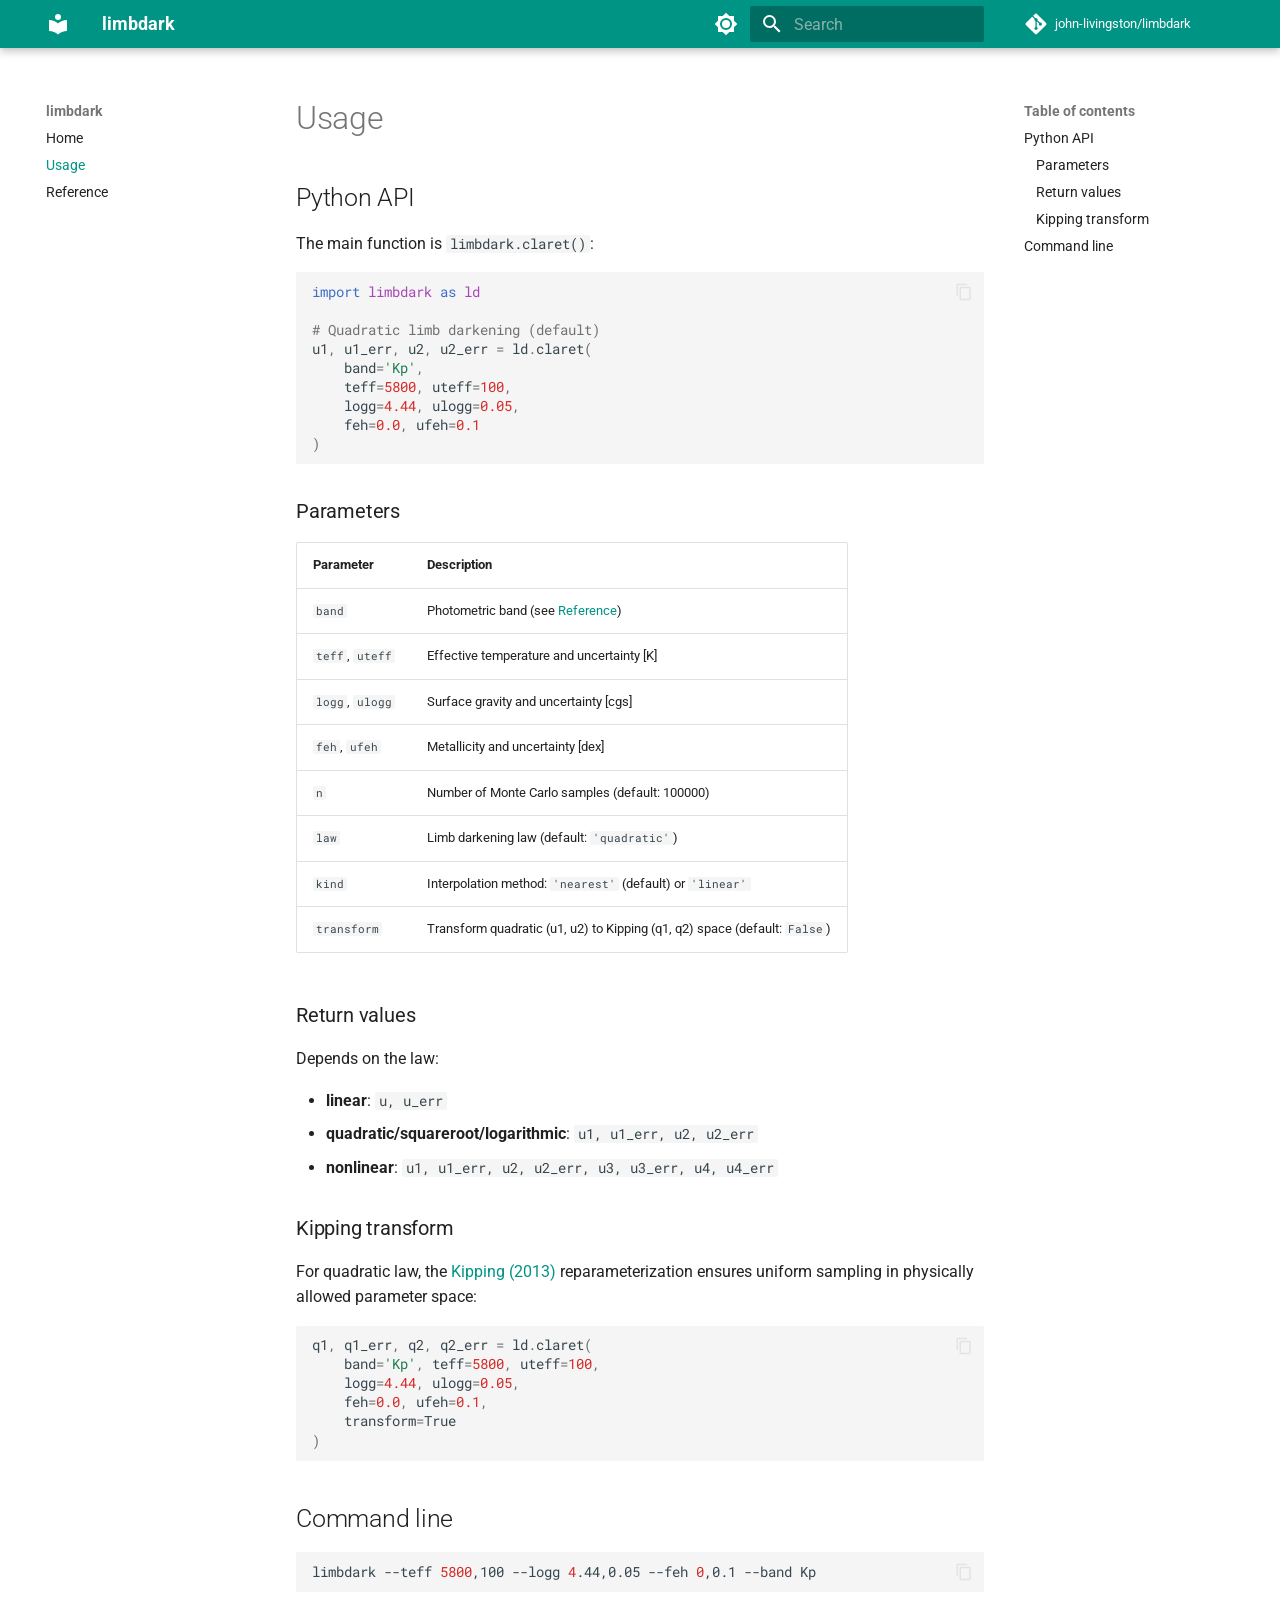
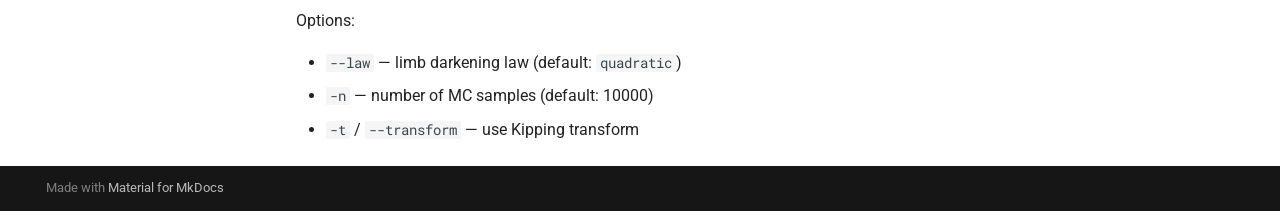
<file: usage/index.html>
<!doctype html>
<html lang="en" class="no-js">
  <head>
    
      <meta charset="utf-8">
      <meta name="viewport" content="width=device-width,initial-scale=1">
      
        <meta name="description" content="Limb darkening coefficients with uncertainty propagation">
      
      
      
        <link rel="canonical" href="https://john-livingston.github.io/limbdark/usage/">
      
      
        <link rel="prev" href="..">
      
      
        <link rel="next" href="../reference/">
      
      
        
      
      
      <link rel="icon" href="../assets/images/favicon.png">
      <meta name="generator" content="mkdocs-1.6.1, mkdocs-material-9.7.6">
    
    
      
        <title>Usage - limbdark</title>
      
    
    
      <link rel="stylesheet" href="../assets/stylesheets/main.484c7ddc.min.css">
      
        
        <link rel="stylesheet" href="../assets/stylesheets/palette.ab4e12ef.min.css">
      
      


    
    
      
    
    
      
        
        
        <link rel="preconnect" href="https://fonts.gstatic.com" crossorigin>
        <link rel="stylesheet" href="https://fonts.googleapis.com/css?family=Roboto:300,300i,400,400i,700,700i%7CRoboto+Mono:400,400i,700,700i&display=fallback">
        <style>:root{--md-text-font:"Roboto";--md-code-font:"Roboto Mono"}</style>
      
    
    
      <link rel="stylesheet" href="../stylesheets/extra.css">
    
    <script>__md_scope=new URL("..",location),__md_hash=e=>[...e].reduce(((e,_)=>(e<<5)-e+_.charCodeAt(0)),0),__md_get=(e,_=localStorage,t=__md_scope)=>JSON.parse(_.getItem(t.pathname+"."+e)),__md_set=(e,_,t=localStorage,a=__md_scope)=>{try{t.setItem(a.pathname+"."+e,JSON.stringify(_))}catch(e){}}</script>
    
      

    
    
  </head>
  
  
    
    
      
    
    
    
    
    <body dir="ltr" data-md-color-scheme="default" data-md-color-primary="teal" data-md-color-accent="teal">
  
    
    <input class="md-toggle" data-md-toggle="drawer" type="checkbox" id="__drawer" autocomplete="off">
    <input class="md-toggle" data-md-toggle="search" type="checkbox" id="__search" autocomplete="off">
    <label class="md-overlay" for="__drawer"></label>
    <div data-md-component="skip">
      
        
        <a href="#usage" class="md-skip">
          Skip to content
        </a>
      
    </div>
    <div data-md-component="announce">
      
    </div>
    
    
      

  

<header class="md-header md-header--shadow" data-md-component="header">
  <nav class="md-header__inner md-grid" aria-label="Header">
    <a href=".." title="limbdark" class="md-header__button md-logo" aria-label="limbdark" data-md-component="logo">
      
  
  <svg xmlns="http://www.w3.org/2000/svg" viewBox="0 0 24 24"><path d="M12 8a3 3 0 0 0 3-3 3 3 0 0 0-3-3 3 3 0 0 0-3 3 3 3 0 0 0 3 3m0 3.54C9.64 9.35 6.5 8 3 8v11c3.5 0 6.64 1.35 9 3.54 2.36-2.19 5.5-3.54 9-3.54V8c-3.5 0-6.64 1.35-9 3.54"/></svg>

    </a>
    <label class="md-header__button md-icon" for="__drawer">
      
      <svg xmlns="http://www.w3.org/2000/svg" viewBox="0 0 24 24"><path d="M3 6h18v2H3zm0 5h18v2H3zm0 5h18v2H3z"/></svg>
    </label>
    <div class="md-header__title" data-md-component="header-title">
      <div class="md-header__ellipsis">
        <div class="md-header__topic">
          <span class="md-ellipsis">
            limbdark
          </span>
        </div>
        <div class="md-header__topic" data-md-component="header-topic">
          <span class="md-ellipsis">
            
              Usage
            
          </span>
        </div>
      </div>
    </div>
    
      
        <form class="md-header__option" data-md-component="palette">
  
    
    
    
    <input class="md-option" data-md-color-media="" data-md-color-scheme="default" data-md-color-primary="teal" data-md-color-accent="teal"  aria-label="Switch to dark mode"  type="radio" name="__palette" id="__palette_0">
    
      <label class="md-header__button md-icon" title="Switch to dark mode" for="__palette_1" hidden>
        <svg xmlns="http://www.w3.org/2000/svg" viewBox="0 0 24 24"><path d="M12 8a4 4 0 0 0-4 4 4 4 0 0 0 4 4 4 4 0 0 0 4-4 4 4 0 0 0-4-4m0 10a6 6 0 0 1-6-6 6 6 0 0 1 6-6 6 6 0 0 1 6 6 6 6 0 0 1-6 6m8-9.31V4h-4.69L12 .69 8.69 4H4v4.69L.69 12 4 15.31V20h4.69L12 23.31 15.31 20H20v-4.69L23.31 12z"/></svg>
      </label>
    
  
    
    
    
    <input class="md-option" data-md-color-media="" data-md-color-scheme="slate" data-md-color-primary="teal" data-md-color-accent="teal"  aria-label="Switch to light mode"  type="radio" name="__palette" id="__palette_1">
    
      <label class="md-header__button md-icon" title="Switch to light mode" for="__palette_0" hidden>
        <svg xmlns="http://www.w3.org/2000/svg" viewBox="0 0 24 24"><path d="M12 18c-.89 0-1.74-.2-2.5-.55C11.56 16.5 13 14.42 13 12s-1.44-4.5-3.5-5.45C10.26 6.2 11.11 6 12 6a6 6 0 0 1 6 6 6 6 0 0 1-6 6m8-9.31V4h-4.69L12 .69 8.69 4H4v4.69L.69 12 4 15.31V20h4.69L12 23.31 15.31 20H20v-4.69L23.31 12z"/></svg>
      </label>
    
  
</form>
      
    
    
      <script>var palette=__md_get("__palette");if(palette&&palette.color){if("(prefers-color-scheme)"===palette.color.media){var media=matchMedia("(prefers-color-scheme: light)"),input=document.querySelector(media.matches?"[data-md-color-media='(prefers-color-scheme: light)']":"[data-md-color-media='(prefers-color-scheme: dark)']");palette.color.media=input.getAttribute("data-md-color-media"),palette.color.scheme=input.getAttribute("data-md-color-scheme"),palette.color.primary=input.getAttribute("data-md-color-primary"),palette.color.accent=input.getAttribute("data-md-color-accent")}for(var[key,value]of Object.entries(palette.color))document.body.setAttribute("data-md-color-"+key,value)}</script>
    
    
    
      
      
        <label class="md-header__button md-icon" for="__search">
          
          <svg xmlns="http://www.w3.org/2000/svg" viewBox="0 0 24 24"><path d="M9.5 3A6.5 6.5 0 0 1 16 9.5c0 1.61-.59 3.09-1.56 4.23l.27.27h.79l5 5-1.5 1.5-5-5v-.79l-.27-.27A6.52 6.52 0 0 1 9.5 16 6.5 6.5 0 0 1 3 9.5 6.5 6.5 0 0 1 9.5 3m0 2C7 5 5 7 5 9.5S7 14 9.5 14 14 12 14 9.5 12 5 9.5 5"/></svg>
        </label>
        <div class="md-search" data-md-component="search" role="dialog">
  <label class="md-search__overlay" for="__search"></label>
  <div class="md-search__inner" role="search">
    <form class="md-search__form" name="search">
      <input type="text" class="md-search__input" name="query" aria-label="Search" placeholder="Search" autocapitalize="off" autocorrect="off" autocomplete="off" spellcheck="false" data-md-component="search-query" required>
      <label class="md-search__icon md-icon" for="__search">
        
        <svg xmlns="http://www.w3.org/2000/svg" viewBox="0 0 24 24"><path d="M9.5 3A6.5 6.5 0 0 1 16 9.5c0 1.61-.59 3.09-1.56 4.23l.27.27h.79l5 5-1.5 1.5-5-5v-.79l-.27-.27A6.52 6.52 0 0 1 9.5 16 6.5 6.5 0 0 1 3 9.5 6.5 6.5 0 0 1 9.5 3m0 2C7 5 5 7 5 9.5S7 14 9.5 14 14 12 14 9.5 12 5 9.5 5"/></svg>
        
        <svg xmlns="http://www.w3.org/2000/svg" viewBox="0 0 24 24"><path d="M20 11v2H8l5.5 5.5-1.42 1.42L4.16 12l7.92-7.92L13.5 5.5 8 11z"/></svg>
      </label>
      <nav class="md-search__options" aria-label="Search">
        
        <button type="reset" class="md-search__icon md-icon" title="Clear" aria-label="Clear" tabindex="-1">
          
          <svg xmlns="http://www.w3.org/2000/svg" viewBox="0 0 24 24"><path d="M19 6.41 17.59 5 12 10.59 6.41 5 5 6.41 10.59 12 5 17.59 6.41 19 12 13.41 17.59 19 19 17.59 13.41 12z"/></svg>
        </button>
      </nav>
      
    </form>
    <div class="md-search__output">
      <div class="md-search__scrollwrap" tabindex="0" data-md-scrollfix>
        <div class="md-search-result" data-md-component="search-result">
          <div class="md-search-result__meta">
            Initializing search
          </div>
          <ol class="md-search-result__list" role="presentation"></ol>
        </div>
      </div>
    </div>
  </div>
</div>
      
    
    
      <div class="md-header__source">
        <a href="https://github.com/john-livingston/limbdark" title="Go to repository" class="md-source" data-md-component="source">
  <div class="md-source__icon md-icon">
    
    <svg xmlns="http://www.w3.org/2000/svg" viewBox="0 0 448 512"><!--! Font Awesome Free 7.1.0 by @fontawesome - https://fontawesome.com License - https://fontawesome.com/license/free (Icons: CC BY 4.0, Fonts: SIL OFL 1.1, Code: MIT License) Copyright 2025 Fonticons, Inc.--><path d="M439.6 236.1 244 40.5c-5.4-5.5-12.8-8.5-20.4-8.5s-15 3-20.4 8.4L162.5 81l51.5 51.5c27.1-9.1 52.7 16.8 43.4 43.7l49.7 49.7c34.2-11.8 61.2 31 35.5 56.7-26.5 26.5-70.2-2.9-56-37.3L240.3 199v121.9c25.3 12.5 22.3 41.8 9.1 55-6.4 6.4-15.2 10.1-24.3 10.1s-17.8-3.6-24.3-10.1c-17.6-17.6-11.1-46.9 11.2-56v-123c-20.8-8.5-24.6-30.7-18.6-45L142.6 101 8.5 235.1C3 240.6 0 247.9 0 255.5s3 15 8.5 20.4l195.6 195.7c5.4 5.4 12.7 8.4 20.4 8.4s15-3 20.4-8.4l194.7-194.7c5.4-5.4 8.4-12.8 8.4-20.4s-3-15-8.4-20.4"/></svg>
  </div>
  <div class="md-source__repository">
    john-livingston/limbdark
  </div>
</a>
      </div>
    
  </nav>
  
</header>
    
    <div class="md-container" data-md-component="container">
      
      
        
          
        
      
      <main class="md-main" data-md-component="main">
        <div class="md-main__inner md-grid">
          
            
              
              <div class="md-sidebar md-sidebar--primary" data-md-component="sidebar" data-md-type="navigation" >
                <div class="md-sidebar__scrollwrap">
                  <div class="md-sidebar__inner">
                    



<nav class="md-nav md-nav--primary" aria-label="Navigation" data-md-level="0">
  <label class="md-nav__title" for="__drawer">
    <a href=".." title="limbdark" class="md-nav__button md-logo" aria-label="limbdark" data-md-component="logo">
      
  
  <svg xmlns="http://www.w3.org/2000/svg" viewBox="0 0 24 24"><path d="M12 8a3 3 0 0 0 3-3 3 3 0 0 0-3-3 3 3 0 0 0-3 3 3 3 0 0 0 3 3m0 3.54C9.64 9.35 6.5 8 3 8v11c3.5 0 6.64 1.35 9 3.54 2.36-2.19 5.5-3.54 9-3.54V8c-3.5 0-6.64 1.35-9 3.54"/></svg>

    </a>
    limbdark
  </label>
  
    <div class="md-nav__source">
      <a href="https://github.com/john-livingston/limbdark" title="Go to repository" class="md-source" data-md-component="source">
  <div class="md-source__icon md-icon">
    
    <svg xmlns="http://www.w3.org/2000/svg" viewBox="0 0 448 512"><!--! Font Awesome Free 7.1.0 by @fontawesome - https://fontawesome.com License - https://fontawesome.com/license/free (Icons: CC BY 4.0, Fonts: SIL OFL 1.1, Code: MIT License) Copyright 2025 Fonticons, Inc.--><path d="M439.6 236.1 244 40.5c-5.4-5.5-12.8-8.5-20.4-8.5s-15 3-20.4 8.4L162.5 81l51.5 51.5c27.1-9.1 52.7 16.8 43.4 43.7l49.7 49.7c34.2-11.8 61.2 31 35.5 56.7-26.5 26.5-70.2-2.9-56-37.3L240.3 199v121.9c25.3 12.5 22.3 41.8 9.1 55-6.4 6.4-15.2 10.1-24.3 10.1s-17.8-3.6-24.3-10.1c-17.6-17.6-11.1-46.9 11.2-56v-123c-20.8-8.5-24.6-30.7-18.6-45L142.6 101 8.5 235.1C3 240.6 0 247.9 0 255.5s3 15 8.5 20.4l195.6 195.7c5.4 5.4 12.7 8.4 20.4 8.4s15-3 20.4-8.4l194.7-194.7c5.4-5.4 8.4-12.8 8.4-20.4s-3-15-8.4-20.4"/></svg>
  </div>
  <div class="md-source__repository">
    john-livingston/limbdark
  </div>
</a>
    </div>
  
  <ul class="md-nav__list" data-md-scrollfix>
    
      
      
  
  
  
  
    <li class="md-nav__item">
      <a href=".." class="md-nav__link">
        
  
  
  <span class="md-ellipsis">
    
  
    Home
  

    
  </span>
  
  

      </a>
    </li>
  

    
      
      
  
  
    
  
  
  
    <li class="md-nav__item md-nav__item--active">
      
      <input class="md-nav__toggle md-toggle" type="checkbox" id="__toc">
      
      
        
      
      
        <label class="md-nav__link md-nav__link--active" for="__toc">
          
  
  
  <span class="md-ellipsis">
    
  
    Usage
  

    
  </span>
  
  

          <span class="md-nav__icon md-icon"></span>
        </label>
      
      <a href="./" class="md-nav__link md-nav__link--active">
        
  
  
  <span class="md-ellipsis">
    
  
    Usage
  

    
  </span>
  
  

      </a>
      
        

<nav class="md-nav md-nav--secondary" aria-label="Table of contents">
  
  
  
    
  
  
    <label class="md-nav__title" for="__toc">
      <span class="md-nav__icon md-icon"></span>
      Table of contents
    </label>
    <ul class="md-nav__list" data-md-component="toc" data-md-scrollfix>
      
        <li class="md-nav__item">
  <a href="#python-api" class="md-nav__link">
    <span class="md-ellipsis">
      
        Python API
      
    </span>
  </a>
  
    <nav class="md-nav" aria-label="Python API">
      <ul class="md-nav__list">
        
          <li class="md-nav__item">
  <a href="#parameters" class="md-nav__link">
    <span class="md-ellipsis">
      
        Parameters
      
    </span>
  </a>
  
</li>
        
          <li class="md-nav__item">
  <a href="#return-values" class="md-nav__link">
    <span class="md-ellipsis">
      
        Return values
      
    </span>
  </a>
  
</li>
        
          <li class="md-nav__item">
  <a href="#kipping-transform" class="md-nav__link">
    <span class="md-ellipsis">
      
        Kipping transform
      
    </span>
  </a>
  
</li>
        
      </ul>
    </nav>
  
</li>
      
        <li class="md-nav__item">
  <a href="#command-line" class="md-nav__link">
    <span class="md-ellipsis">
      
        Command line
      
    </span>
  </a>
  
</li>
      
    </ul>
  
</nav>
      
    </li>
  

    
      
      
  
  
  
  
    <li class="md-nav__item">
      <a href="../reference/" class="md-nav__link">
        
  
  
  <span class="md-ellipsis">
    
  
    Reference
  

    
  </span>
  
  

      </a>
    </li>
  

    
  </ul>
</nav>
                  </div>
                </div>
              </div>
            
            
              
              <div class="md-sidebar md-sidebar--secondary" data-md-component="sidebar" data-md-type="toc" >
                <div class="md-sidebar__scrollwrap">
                  <div class="md-sidebar__inner">
                    

<nav class="md-nav md-nav--secondary" aria-label="Table of contents">
  
  
  
    
  
  
    <label class="md-nav__title" for="__toc">
      <span class="md-nav__icon md-icon"></span>
      Table of contents
    </label>
    <ul class="md-nav__list" data-md-component="toc" data-md-scrollfix>
      
        <li class="md-nav__item">
  <a href="#python-api" class="md-nav__link">
    <span class="md-ellipsis">
      
        Python API
      
    </span>
  </a>
  
    <nav class="md-nav" aria-label="Python API">
      <ul class="md-nav__list">
        
          <li class="md-nav__item">
  <a href="#parameters" class="md-nav__link">
    <span class="md-ellipsis">
      
        Parameters
      
    </span>
  </a>
  
</li>
        
          <li class="md-nav__item">
  <a href="#return-values" class="md-nav__link">
    <span class="md-ellipsis">
      
        Return values
      
    </span>
  </a>
  
</li>
        
          <li class="md-nav__item">
  <a href="#kipping-transform" class="md-nav__link">
    <span class="md-ellipsis">
      
        Kipping transform
      
    </span>
  </a>
  
</li>
        
      </ul>
    </nav>
  
</li>
      
        <li class="md-nav__item">
  <a href="#command-line" class="md-nav__link">
    <span class="md-ellipsis">
      
        Command line
      
    </span>
  </a>
  
</li>
      
    </ul>
  
</nav>
                  </div>
                </div>
              </div>
            
          
          
            <div class="md-content" data-md-component="content">
              
              <article class="md-content__inner md-typeset">
                
                  


  
  


<h1 id="usage">Usage<a class="headerlink" href="#usage" title="Permanent link">&para;</a></h1>
<h2 id="python-api">Python API<a class="headerlink" href="#python-api" title="Permanent link">&para;</a></h2>
<p>The main function is <code>limbdark.claret()</code>:</p>
<div class="highlight"><pre><span></span><code><a id="__codelineno-0-1" name="__codelineno-0-1" href="#__codelineno-0-1"></a><span class="kn">import</span><span class="w"> </span><span class="nn">limbdark</span><span class="w"> </span><span class="k">as</span><span class="w"> </span><span class="nn">ld</span>
<a id="__codelineno-0-2" name="__codelineno-0-2" href="#__codelineno-0-2"></a>
<a id="__codelineno-0-3" name="__codelineno-0-3" href="#__codelineno-0-3"></a><span class="c1"># Quadratic limb darkening (default)</span>
<a id="__codelineno-0-4" name="__codelineno-0-4" href="#__codelineno-0-4"></a><span class="n">u1</span><span class="p">,</span> <span class="n">u1_err</span><span class="p">,</span> <span class="n">u2</span><span class="p">,</span> <span class="n">u2_err</span> <span class="o">=</span> <span class="n">ld</span><span class="o">.</span><span class="n">claret</span><span class="p">(</span>
<a id="__codelineno-0-5" name="__codelineno-0-5" href="#__codelineno-0-5"></a>    <span class="n">band</span><span class="o">=</span><span class="s1">&#39;Kp&#39;</span><span class="p">,</span>
<a id="__codelineno-0-6" name="__codelineno-0-6" href="#__codelineno-0-6"></a>    <span class="n">teff</span><span class="o">=</span><span class="mi">5800</span><span class="p">,</span> <span class="n">uteff</span><span class="o">=</span><span class="mi">100</span><span class="p">,</span>
<a id="__codelineno-0-7" name="__codelineno-0-7" href="#__codelineno-0-7"></a>    <span class="n">logg</span><span class="o">=</span><span class="mf">4.44</span><span class="p">,</span> <span class="n">ulogg</span><span class="o">=</span><span class="mf">0.05</span><span class="p">,</span>
<a id="__codelineno-0-8" name="__codelineno-0-8" href="#__codelineno-0-8"></a>    <span class="n">feh</span><span class="o">=</span><span class="mf">0.0</span><span class="p">,</span> <span class="n">ufeh</span><span class="o">=</span><span class="mf">0.1</span>
<a id="__codelineno-0-9" name="__codelineno-0-9" href="#__codelineno-0-9"></a><span class="p">)</span>
</code></pre></div>
<h3 id="parameters">Parameters<a class="headerlink" href="#parameters" title="Permanent link">&para;</a></h3>
<table>
<thead>
<tr>
<th>Parameter</th>
<th>Description</th>
</tr>
</thead>
<tbody>
<tr>
<td><code>band</code></td>
<td>Photometric band (see <a href="../reference/">Reference</a>)</td>
</tr>
<tr>
<td><code>teff</code>, <code>uteff</code></td>
<td>Effective temperature and uncertainty [K]</td>
</tr>
<tr>
<td><code>logg</code>, <code>ulogg</code></td>
<td>Surface gravity and uncertainty [cgs]</td>
</tr>
<tr>
<td><code>feh</code>, <code>ufeh</code></td>
<td>Metallicity and uncertainty [dex]</td>
</tr>
<tr>
<td><code>n</code></td>
<td>Number of Monte Carlo samples (default: 100000)</td>
</tr>
<tr>
<td><code>law</code></td>
<td>Limb darkening law (default: <code>'quadratic'</code>)</td>
</tr>
<tr>
<td><code>kind</code></td>
<td>Interpolation method: <code>'nearest'</code> (default) or <code>'linear'</code></td>
</tr>
<tr>
<td><code>transform</code></td>
<td>Transform quadratic (u1, u2) to Kipping (q1, q2) space (default: <code>False</code>)</td>
</tr>
</tbody>
</table>
<h3 id="return-values">Return values<a class="headerlink" href="#return-values" title="Permanent link">&para;</a></h3>
<p>Depends on the law:</p>
<ul>
<li><strong>linear</strong>: <code>u, u_err</code></li>
<li><strong>quadratic/squareroot/logarithmic</strong>: <code>u1, u1_err, u2, u2_err</code></li>
<li><strong>nonlinear</strong>: <code>u1, u1_err, u2, u2_err, u3, u3_err, u4, u4_err</code></li>
</ul>
<h3 id="kipping-transform">Kipping transform<a class="headerlink" href="#kipping-transform" title="Permanent link">&para;</a></h3>
<p>For quadratic law, the <a href="https://arxiv.org/abs/1308.0009">Kipping (2013)</a> reparameterization ensures uniform sampling in physically allowed parameter space:</p>
<div class="highlight"><pre><span></span><code><a id="__codelineno-1-1" name="__codelineno-1-1" href="#__codelineno-1-1"></a><span class="n">q1</span><span class="p">,</span> <span class="n">q1_err</span><span class="p">,</span> <span class="n">q2</span><span class="p">,</span> <span class="n">q2_err</span> <span class="o">=</span> <span class="n">ld</span><span class="o">.</span><span class="n">claret</span><span class="p">(</span>
<a id="__codelineno-1-2" name="__codelineno-1-2" href="#__codelineno-1-2"></a>    <span class="n">band</span><span class="o">=</span><span class="s1">&#39;Kp&#39;</span><span class="p">,</span> <span class="n">teff</span><span class="o">=</span><span class="mi">5800</span><span class="p">,</span> <span class="n">uteff</span><span class="o">=</span><span class="mi">100</span><span class="p">,</span>
<a id="__codelineno-1-3" name="__codelineno-1-3" href="#__codelineno-1-3"></a>    <span class="n">logg</span><span class="o">=</span><span class="mf">4.44</span><span class="p">,</span> <span class="n">ulogg</span><span class="o">=</span><span class="mf">0.05</span><span class="p">,</span>
<a id="__codelineno-1-4" name="__codelineno-1-4" href="#__codelineno-1-4"></a>    <span class="n">feh</span><span class="o">=</span><span class="mf">0.0</span><span class="p">,</span> <span class="n">ufeh</span><span class="o">=</span><span class="mf">0.1</span><span class="p">,</span>
<a id="__codelineno-1-5" name="__codelineno-1-5" href="#__codelineno-1-5"></a>    <span class="n">transform</span><span class="o">=</span><span class="kc">True</span>
<a id="__codelineno-1-6" name="__codelineno-1-6" href="#__codelineno-1-6"></a><span class="p">)</span>
</code></pre></div>
<h2 id="command-line">Command line<a class="headerlink" href="#command-line" title="Permanent link">&para;</a></h2>
<div class="highlight"><pre><span></span><code><a id="__codelineno-2-1" name="__codelineno-2-1" href="#__codelineno-2-1"></a>limbdark<span class="w"> </span>--teff<span class="w"> </span><span class="m">5800</span>,100<span class="w"> </span>--logg<span class="w"> </span><span class="m">4</span>.44,0.05<span class="w"> </span>--feh<span class="w"> </span><span class="m">0</span>,0.1<span class="w"> </span>--band<span class="w"> </span>Kp
</code></pre></div>
<p>Options:</p>
<ul>
<li><code>--law</code> — limb darkening law (default: <code>quadratic</code>)</li>
<li><code>-n</code> — number of MC samples (default: 10000)</li>
<li><code>-t</code> / <code>--transform</code> — use Kipping transform</li>
</ul>












                
              </article>
            </div>
          
          
<script>var target=document.getElementById(location.hash.slice(1));target&&target.name&&(target.checked=target.name.startsWith("__tabbed_"))</script>
        </div>
        
      </main>
      
        <footer class="md-footer">
  
  <div class="md-footer-meta md-typeset">
    <div class="md-footer-meta__inner md-grid">
      <div class="md-copyright">
  
  
    Made with
    <a href="https://squidfunk.github.io/mkdocs-material/" target="_blank" rel="noopener">
      Material for MkDocs
    </a>
  
</div>
      
    </div>
  </div>
</footer>
      
    </div>
    <div class="md-dialog" data-md-component="dialog">
      <div class="md-dialog__inner md-typeset"></div>
    </div>
    
    
    
      
      
      <script id="__config" type="application/json">{"annotate": null, "base": "..", "features": ["content.code.copy", "navigation.sections"], "search": "../assets/javascripts/workers/search.2c215733.min.js", "tags": null, "translations": {"clipboard.copied": "Copied to clipboard", "clipboard.copy": "Copy to clipboard", "search.result.more.one": "1 more on this page", "search.result.more.other": "# more on this page", "search.result.none": "No matching documents", "search.result.one": "1 matching document", "search.result.other": "# matching documents", "search.result.placeholder": "Type to start searching", "search.result.term.missing": "Missing", "select.version": "Select version"}, "version": null}</script>
    
    
      <script src="../assets/javascripts/bundle.79ae519e.min.js"></script>
      
    
  </body>
</html>
</file>
<file: stylesheets/extra.css>
.md-source__fact {
  display: none;
}
</file>
<file: assets/stylesheets/main.484c7ddc.min.css>
@charset "UTF-8";html{-webkit-text-size-adjust:none;-moz-text-size-adjust:none;text-size-adjust:none;box-sizing:border-box}*,:after,:before{box-sizing:inherit}@media (prefers-reduced-motion){*,:after,:before{transition:none!important}}body{margin:0}a,button,input,label{-webkit-tap-highlight-color:transparent}a{color:inherit;text-decoration:none}hr{border:0;box-sizing:initial;display:block;height:.05rem;overflow:visible;padding:0}small{font-size:80%}sub,sup{line-height:1em}img{border-style:none}table{border-collapse:initial;border-spacing:0}td,th{font-weight:400;vertical-align:top}button{background:#0000;border:0;font-family:inherit;font-size:inherit;margin:0;padding:0}input{border:0;outline:none}:root{--md-primary-fg-color:#4051b5;--md-primary-fg-color--light:#5d6cc0;--md-primary-fg-color--dark:#303fa1;--md-primary-bg-color:#fff;--md-primary-bg-color--light:#ffffffb3;--md-accent-fg-color:#526cfe;--md-accent-fg-color--transparent:#526cfe1a;--md-accent-bg-color:#fff;--md-accent-bg-color--light:#ffffffb3}[data-md-color-scheme=default]{color-scheme:light}[data-md-color-scheme=default] img[src$="#gh-dark-mode-only"],[data-md-color-scheme=default] img[src$="#only-dark"]{display:none}:root,[data-md-color-scheme=default]{--md-hue:225deg;--md-default-fg-color:#000000de;--md-default-fg-color--light:#0000008a;--md-default-fg-color--lighter:#00000052;--md-default-fg-color--lightest:#00000012;--md-default-bg-color:#fff;--md-default-bg-color--light:#ffffffb3;--md-default-bg-color--lighter:#ffffff4d;--md-default-bg-color--lightest:#ffffff1f;--md-code-fg-color:#36464e;--md-code-bg-color:#f5f5f5;--md-code-bg-color--light:#f5f5f5b3;--md-code-bg-color--lighter:#f5f5f54d;--md-code-hl-color:#4287ff;--md-code-hl-color--light:#4287ff1a;--md-code-hl-number-color:#d52a2a;--md-code-hl-special-color:#db1457;--md-code-hl-function-color:#a846b9;--md-code-hl-constant-color:#6e59d9;--md-code-hl-keyword-color:#3f6ec6;--md-code-hl-string-color:#1c7d4d;--md-code-hl-name-color:var(--md-code-fg-color);--md-code-hl-operator-color:var(--md-default-fg-color--light);--md-code-hl-punctuation-color:var(--md-default-fg-color--light);--md-code-hl-comment-color:var(--md-default-fg-color--light);--md-code-hl-generic-color:var(--md-default-fg-color--light);--md-code-hl-variable-color:var(--md-default-fg-color--light);--md-typeset-color:var(--md-default-fg-color);--md-typeset-a-color:var(--md-primary-fg-color);--md-typeset-del-color:#f5503d26;--md-typeset-ins-color:#0bd57026;--md-typeset-kbd-color:#fafafa;--md-typeset-kbd-accent-color:#fff;--md-typeset-kbd-border-color:#b8b8b8;--md-typeset-mark-color:#ffff0080;--md-typeset-table-color:#0000001f;--md-typeset-table-color--light:rgba(0,0,0,.035);--md-admonition-fg-color:var(--md-default-fg-color);--md-admonition-bg-color:var(--md-default-bg-color);--md-warning-fg-color:#000000de;--md-warning-bg-color:#ff9;--md-footer-fg-color:#fff;--md-footer-fg-color--light:#ffffffb3;--md-footer-fg-color--lighter:#ffffff73;--md-footer-bg-color:#000000de;--md-footer-bg-color--dark:#00000052;--md-shadow-z1:0 0.2rem 0.5rem #0000000d,0 0 0.05rem #0000001a;--md-shadow-z2:0 0.2rem 0.5rem #0000001a,0 0 0.05rem #00000040;--md-shadow-z3:0 0.2rem 0.5rem #0003,0 0 0.05rem #00000059}.md-icon svg{fill:currentcolor;display:block;height:1.2rem;width:1.2rem}body{-webkit-font-smoothing:antialiased;-moz-osx-font-smoothing:grayscale;--md-text-font-family:var(--md-text-font,_),-apple-system,BlinkMacSystemFont,Helvetica,Arial,sans-serif;--md-code-font-family:var(--md-code-font,_),SFMono-Regular,Consolas,Menlo,monospace}aside,body,input{font-feature-settings:"kern","liga";color:var(--md-typeset-color);font-family:var(--md-text-font-family)}code,kbd,pre{font-feature-settings:"kern";font-family:var(--md-code-font-family)}:root{--md-typeset-table-sort-icon:url('data:image/svg+xml;charset=utf-8,<svg xmlns="http://www.w3.org/2000/svg" viewBox="0 0 24 24"><path d="m18 21-4-4h3V7h-3l4-4 4 4h-3v10h3M2 19v-2h10v2M2 13v-2h7v2M2 7V5h4v2z"/></svg>');--md-typeset-table-sort-icon--asc:url('data:image/svg+xml;charset=utf-8,<svg xmlns="http://www.w3.org/2000/svg" viewBox="0 0 24 24"><path d="M19 17h3l-4 4-4-4h3V3h2M2 17h10v2H2M6 5v2H2V5m0 6h7v2H2z"/></svg>');--md-typeset-table-sort-icon--desc:url('data:image/svg+xml;charset=utf-8,<svg xmlns="http://www.w3.org/2000/svg" viewBox="0 0 24 24"><path d="M19 7h3l-4-4-4 4h3v14h2M2 17h10v2H2M6 5v2H2V5m0 6h7v2H2z"/></svg>')}.md-typeset{-webkit-print-color-adjust:exact;color-adjust:exact;font-size:.8rem;line-height:1.6;overflow-wrap:break-word}@media print{.md-typeset{font-size:.68rem}}.md-typeset blockquote,.md-typeset dl,.md-typeset figure,.md-typeset ol,.md-typeset pre,.md-typeset ul{margin-bottom:1em;margin-top:1em}.md-typeset h1{color:var(--md-default-fg-color--light);font-size:2em;line-height:1.3;margin:0 0 1.25em}.md-typeset h1,.md-typeset h2{font-weight:300;letter-spacing:-.01em}.md-typeset h2{font-size:1.5625em;line-height:1.4;margin:1.6em 0 .64em}.md-typeset h3{font-size:1.25em;font-weight:400;letter-spacing:-.01em;line-height:1.5;margin:1.6em 0 .8em}.md-typeset h2+h3{margin-top:.8em}.md-typeset h4{font-weight:700;letter-spacing:-.01em;margin:1em 0}.md-typeset h5,.md-typeset h6{color:var(--md-default-fg-color--light);font-size:.8em;font-weight:700;letter-spacing:-.01em;margin:1.25em 0}.md-typeset h5{text-transform:uppercase}.md-typeset h5 code{text-transform:none}.md-typeset hr{border-bottom:.05rem solid var(--md-default-fg-color--lightest);display:flow-root;margin:1.5em 0}.md-typeset a{color:var(--md-typeset-a-color);word-break:break-word}.md-typeset a,.md-typeset a:before{transition:color 125ms}.md-typeset a:focus,.md-typeset a:hover{color:var(--md-accent-fg-color)}.md-typeset a:focus code,.md-typeset a:hover code{background-color:var(--md-accent-fg-color--transparent);color:var(--md-accent-fg-color)}.md-typeset a code{color:var(--md-typeset-a-color)}.md-typeset a.focus-visible{outline-color:var(--md-accent-fg-color);outline-offset:.2rem}.md-typeset code,.md-typeset kbd,.md-typeset pre{color:var(--md-code-fg-color);direction:ltr;font-variant-ligatures:none;transition:background-color 125ms}@media print{.md-typeset code,.md-typeset kbd,.md-typeset pre{white-space:pre-wrap}}.md-typeset code{background-color:var(--md-code-bg-color);border-radius:.1rem;-webkit-box-decoration-break:clone;box-decoration-break:clone;font-size:.85em;padding:0 .2941176471em;transition:color 125ms,background-color 125ms;word-break:break-word}.md-typeset code:not(.focus-visible){-webkit-tap-highlight-color:transparent;outline:none}.md-typeset pre{display:flow-root;line-height:1.4;position:relative}.md-typeset pre>code{-webkit-box-decoration-break:slice;box-decoration-break:slice;box-shadow:none;display:block;margin:0;outline-color:var(--md-accent-fg-color);overflow:auto;padding:.7720588235em 1.1764705882em;scrollbar-color:var(--md-default-fg-color--lighter) #0000;scrollbar-width:thin;touch-action:auto;word-break:normal}.md-typeset pre>code:hover{scrollbar-color:var(--md-accent-fg-color) #0000}.md-typeset pre>code::-webkit-scrollbar{height:.2rem;width:.2rem}.md-typeset pre>code::-webkit-scrollbar-thumb{background-color:var(--md-default-fg-color--lighter)}.md-typeset pre>code::-webkit-scrollbar-thumb:hover{background-color:var(--md-accent-fg-color)}.md-typeset kbd{background-color:var(--md-typeset-kbd-color);border-radius:.1rem;box-shadow:0 .1rem 0 .05rem var(--md-typeset-kbd-border-color),0 .1rem 0 var(--md-typeset-kbd-border-color),0 -.1rem .2rem var(--md-typeset-kbd-accent-color) inset;color:var(--md-default-fg-color);display:inline-block;font-size:.75em;padding:0 .6666666667em;vertical-align:text-top;word-break:break-word}.md-typeset mark{background-color:var(--md-typeset-mark-color);-webkit-box-decoration-break:clone;box-decoration-break:clone;color:inherit;word-break:break-word}.md-typeset abbr{cursor:help;text-decoration:none}.md-typeset [data-preview],.md-typeset abbr{border-bottom:.05rem dotted var(--md-default-fg-color--light)}.md-typeset small{opacity:.75}[dir=ltr] .md-typeset sub,[dir=ltr] .md-typeset sup{margin-left:.078125em}[dir=rtl] .md-typeset sub,[dir=rtl] .md-typeset sup{margin-right:.078125em}[dir=ltr] .md-typeset blockquote{padding-left:.6rem}[dir=rtl] .md-typeset blockquote{padding-right:.6rem}[dir=ltr] .md-typeset blockquote{border-left:.2rem solid var(--md-default-fg-color--lighter)}[dir=rtl] .md-typeset blockquote{border-right:.2rem solid var(--md-default-fg-color--lighter)}.md-typeset blockquote{color:var(--md-default-fg-color--light);margin-left:0;margin-right:0}.md-typeset ul{list-style-type:disc}.md-typeset ul[type]{list-style-type:revert-layer}[dir=ltr] .md-typeset ol,[dir=ltr] .md-typeset ul{margin-left:.625em}[dir=rtl] .md-typeset ol,[dir=rtl] .md-typeset ul{margin-right:.625em}.md-typeset ol,.md-typeset ul{padding:0}.md-typeset ol:not([hidden]),.md-typeset ul:not([hidden]){display:flow-root}.md-typeset ol ol,.md-typeset ul ol{list-style-type:lower-alpha}.md-typeset ol ol ol,.md-typeset ul ol ol{list-style-type:lower-roman}.md-typeset ol ol ol ol,.md-typeset ul ol ol ol{list-style-type:upper-alpha}.md-typeset ol ol ol ol ol,.md-typeset ul ol ol ol ol{list-style-type:upper-roman}.md-typeset ol[type],.md-typeset ul[type]{list-style-type:revert-layer}[dir=ltr] .md-typeset ol li,[dir=ltr] .md-typeset ul li{margin-left:1.25em}[dir=rtl] .md-typeset ol li,[dir=rtl] .md-typeset ul li{margin-right:1.25em}.md-typeset ol li,.md-typeset ul li{margin-bottom:.5em}.md-typeset ol li blockquote,.md-typeset ol li p,.md-typeset ul li blockquote,.md-typeset ul li p{margin:.5em 0}.md-typeset ol li:last-child,.md-typeset ul li:last-child{margin-bottom:0}[dir=ltr] .md-typeset ol li ol,[dir=ltr] .md-typeset ol li ul,[dir=ltr] .md-typeset ul li ol,[dir=ltr] .md-typeset ul li ul{margin-left:.625em}[dir=rtl] .md-typeset ol li ol,[dir=rtl] .md-typeset ol li ul,[dir=rtl] .md-typeset ul li ol,[dir=rtl] .md-typeset ul li ul{margin-right:.625em}.md-typeset ol li ol,.md-typeset ol li ul,.md-typeset ul li ol,.md-typeset ul li ul{margin-bottom:.5em;margin-top:.5em}[dir=ltr] .md-typeset dd{margin-left:1.875em}[dir=rtl] .md-typeset dd{margin-right:1.875em}.md-typeset dd{margin-bottom:1.5em;margin-top:1em}.md-typeset img,.md-typeset svg,.md-typeset video{height:auto;max-width:100%}.md-typeset img[align=left]{margin:1em 1em 1em 0}.md-typeset img[align=right]{margin:1em 0 1em 1em}.md-typeset img[align]:only-child{margin-top:0}.md-typeset figure{display:flow-root;margin:1em auto;max-width:100%;text-align:center;width:fit-content}.md-typeset figure img{display:block;margin:0 auto}.md-typeset figcaption{font-style:italic;margin:1em auto;max-width:24rem}.md-typeset iframe{max-width:100%}.md-typeset table:not([class]){background-color:var(--md-default-bg-color);border:.05rem solid var(--md-typeset-table-color);border-radius:.1rem;display:inline-block;font-size:.64rem;max-width:100%;overflow:auto;touch-action:auto}@media print{.md-typeset table:not([class]){display:table}}.md-typeset table:not([class])+*{margin-top:1.5em}.md-typeset table:not([class]) td>:first-child,.md-typeset table:not([class]) th>:first-child{margin-top:0}.md-typeset table:not([class]) td>:last-child,.md-typeset table:not([class]) th>:last-child{margin-bottom:0}.md-typeset table:not([class]) td:not([align]),.md-typeset table:not([class]) th:not([align]){text-align:left}[dir=rtl] .md-typeset table:not([class]) td:not([align]),[dir=rtl] .md-typeset table:not([class]) th:not([align]){text-align:right}.md-typeset table:not([class]) th{font-weight:700;min-width:5rem;padding:.9375em 1.25em;vertical-align:top}.md-typeset table:not([class]) td{border-top:.05rem solid var(--md-typeset-table-color);padding:.9375em 1.25em;vertical-align:top}.md-typeset table:not([class]) tbody tr{transition:background-color 125ms}.md-typeset table:not([class]) tbody tr:hover{background-color:var(--md-typeset-table-color--light);box-shadow:0 .05rem 0 var(--md-default-bg-color) inset}.md-typeset table:not([class]) a{word-break:normal}.md-typeset table th[role=columnheader]{cursor:pointer}[dir=ltr] .md-typeset table th[role=columnheader]:after{margin-left:.5em}[dir=rtl] .md-typeset table th[role=columnheader]:after{margin-right:.5em}.md-typeset table th[role=columnheader]:after{content:"";display:inline-block;height:1.2em;-webkit-mask-image:var(--md-typeset-table-sort-icon);mask-image:var(--md-typeset-table-sort-icon);-webkit-mask-repeat:no-repeat;mask-repeat:no-repeat;-webkit-mask-size:contain;mask-size:contain;transition:background-color 125ms;vertical-align:text-bottom;width:1.2em}.md-typeset table th[role=columnheader]:hover:after{background-color:var(--md-default-fg-color--lighter)}.md-typeset table th[role=columnheader][aria-sort=ascending]:after{background-color:var(--md-default-fg-color--light);-webkit-mask-image:var(--md-typeset-table-sort-icon--asc);mask-image:var(--md-typeset-table-sort-icon--asc)}.md-typeset table th[role=columnheader][aria-sort=descending]:after{background-color:var(--md-default-fg-color--light);-webkit-mask-image:var(--md-typeset-table-sort-icon--desc);mask-image:var(--md-typeset-table-sort-icon--desc)}.md-typeset__scrollwrap{margin:1em -.8rem;overflow-x:auto;touch-action:auto}.md-typeset__table{display:inline-block;margin-bottom:.5em;padding:0 .8rem}@media print{.md-typeset__table{display:block}}html .md-typeset__table table{display:table;margin:0;overflow:hidden;width:100%}@media screen and (max-width:44.984375em){.md-content__inner>pre{margin:1em -.8rem}.md-content__inner>pre code{border-radius:0}}.md-typeset .md-author{border-radius:100%;display:block;flex-shrink:0;height:1.6rem;overflow:hidden;position:relative;transition:color 125ms,transform 125ms;width:1.6rem}.md-typeset .md-author img{display:block}.md-typeset .md-author--more{background:var(--md-default-fg-color--lightest);color:var(--md-default-fg-color--lighter);font-size:.6rem;font-weight:700;line-height:1.6rem;text-align:center}.md-typeset .md-author--long{height:2.4rem;width:2.4rem}.md-typeset a.md-author{transform:scale(1)}.md-typeset a.md-author img{border-radius:100%;filter:grayscale(100%) opacity(75%);transition:filter 125ms}.md-typeset a.md-author:focus,.md-typeset a.md-author:hover{transform:scale(1.1);z-index:1}.md-typeset a.md-author:focus img,.md-typeset a.md-author:hover img{filter:grayscale(0)}.md-banner{background-color:var(--md-footer-bg-color);color:var(--md-footer-fg-color);overflow:auto}@media print{.md-banner{display:none}}.md-banner--warning{background-color:var(--md-warning-bg-color);color:var(--md-warning-fg-color)}.md-banner__inner{font-size:.7rem;margin:.6rem auto;padding:0 .8rem}[dir=ltr] .md-banner__button{float:right}[dir=rtl] .md-banner__button{float:left}.md-banner__button{color:inherit;cursor:pointer;transition:opacity .25s}.no-js .md-banner__button{display:none}.md-banner__button:hover{opacity:.7}html{font-size:125%;height:100%;overflow-x:hidden}@media screen and (min-width:100em){html{font-size:137.5%}}@media screen and (min-width:125em){html{font-size:150%}}body{background-color:var(--md-default-bg-color);display:flex;flex-direction:column;font-size:.5rem;min-height:100%;position:relative;width:100%}@media print{body{display:block}}@media screen and (max-width:59.984375em){body[data-md-scrolllock]{position:fixed}}.md-grid{margin-left:auto;margin-right:auto;max-width:61rem}.md-container{display:flex;flex-direction:column;flex-grow:1}@media print{.md-container{display:block}}.md-main{flex-grow:1}.md-main__inner{display:flex;height:100%;margin-top:1.5rem}.md-ellipsis{overflow:hidden;text-overflow:ellipsis}.md-toggle{display:none}.md-option{height:0;opacity:0;position:absolute;width:0}.md-option:checked+label:not([hidden]){display:block}.md-option.focus-visible+label{outline-color:var(--md-accent-fg-color);outline-style:auto}.md-skip{background-color:var(--md-default-fg-color);border-radius:.1rem;color:var(--md-default-bg-color);font-size:.64rem;margin:.5rem;opacity:0;outline-color:var(--md-accent-fg-color);padding:.3rem .5rem;position:fixed;transform:translateY(.4rem);z-index:-1}.md-skip:focus{opacity:1;transform:translateY(0);transition:transform .25s cubic-bezier(.4,0,.2,1),opacity 175ms 75ms;z-index:10}@page{margin:25mm}:root{--md-clipboard-icon:url('data:image/svg+xml;charset=utf-8,<svg xmlns="http://www.w3.org/2000/svg" viewBox="0 0 24 24"><path d="M19 21H8V7h11m0-2H8a2 2 0 0 0-2 2v14a2 2 0 0 0 2 2h11a2 2 0 0 0 2-2V7a2 2 0 0 0-2-2m-3-4H4a2 2 0 0 0-2 2v14h2V3h12z"/></svg>')}.md-clipboard{border-radius:.1rem;color:var(--md-default-fg-color--lightest);cursor:pointer;height:1.5em;outline-color:var(--md-accent-fg-color);outline-offset:.1rem;transition:color .25s;width:1.5em;z-index:1}@media print{.md-clipboard{display:none}}.md-clipboard:not(.focus-visible){-webkit-tap-highlight-color:transparent;outline:none}:hover>.md-clipboard{color:var(--md-default-fg-color--light)}.md-clipboard:focus,.md-clipboard:hover{color:var(--md-accent-fg-color)}.md-clipboard:after{background-color:currentcolor;content:"";display:block;height:1.125em;margin:0 auto;-webkit-mask-image:var(--md-clipboard-icon);mask-image:var(--md-clipboard-icon);-webkit-mask-position:center;mask-position:center;-webkit-mask-repeat:no-repeat;mask-repeat:no-repeat;-webkit-mask-size:contain;mask-size:contain;width:1.125em}.md-clipboard--inline{cursor:pointer}.md-clipboard--inline code{transition:color .25s,background-color .25s}.md-clipboard--inline:focus code,.md-clipboard--inline:hover code{background-color:var(--md-accent-fg-color--transparent);color:var(--md-accent-fg-color)}:root{--md-code-select-icon:url('data:image/svg+xml;charset=utf-8,<svg xmlns="http://www.w3.org/2000/svg" viewBox="0 0 24 24"><path d="M19 19h-4v2h4c1.1 0 2-.9 2-2v-4h-2m0-12h-4v2h4v4h2V5c0-1.1-.9-2-2-2M5 5h4V3H5c-1.1 0-2 .9-2 2v4h2m0 6H3v4c0 1.1.9 2 2 2h4v-2H5zm2-4h2v2H7zm4 0h2v2h-2zm4 0h2v2h-2zM7 7h2v2H7zm4 0h2v2h-2zm4 0h2v2h-2zm-8 8h2v2H7zm4 0h2v2h-2zm4 0h2v2h-2z"/></svg>');--md-code-copy-icon:url('data:image/svg+xml;charset=utf-8,<svg xmlns="http://www.w3.org/2000/svg" viewBox="0 0 24 24"><path d="M19 21H8V7h11m0-2H8a2 2 0 0 0-2 2v14a2 2 0 0 0 2 2h11a2 2 0 0 0 2-2V7a2 2 0 0 0-2-2m-3-4H4a2 2 0 0 0-2 2v14h2V3h12z"/></svg>')}.md-typeset .md-code__content{display:grid}.md-code__nav{background-color:var(--md-code-bg-color--lighter);border-radius:.1rem;display:flex;gap:.2rem;padding:.2rem;position:absolute;right:.25em;top:.25em;transition:background-color .25s;z-index:1}:hover>.md-code__nav{background-color:var(--md-code-bg-color--light)}.md-code__button{color:var(--md-default-fg-color--lightest);cursor:pointer;display:block;height:1.5em;outline-color:var(--md-accent-fg-color);outline-offset:.1rem;transition:color .25s;width:1.5em}:hover>*>.md-code__button{color:var(--md-default-fg-color--light)}.md-code__button.focus-visible,.md-code__button:hover{color:var(--md-accent-fg-color)}.md-code__button--active{color:var(--md-default-fg-color)!important}.md-code__button:after{background-color:currentcolor;content:"";display:block;height:1.125em;margin:0 auto;-webkit-mask-position:center;mask-position:center;-webkit-mask-repeat:no-repeat;mask-repeat:no-repeat;-webkit-mask-size:contain;mask-size:contain;width:1.125em}.md-code__button[data-md-type=select]:after{-webkit-mask-image:var(--md-code-select-icon);mask-image:var(--md-code-select-icon)}.md-code__button[data-md-type=copy]:after{-webkit-mask-image:var(--md-code-copy-icon);mask-image:var(--md-code-copy-icon)}@keyframes consent{0%{opacity:0;transform:translateY(100%)}to{opacity:1;transform:translateY(0)}}@keyframes overlay{0%{opacity:0}to{opacity:1}}.md-consent__overlay{animation:overlay .25s both;-webkit-backdrop-filter:blur(.1rem);backdrop-filter:blur(.1rem);background-color:#0000008a;height:100%;opacity:1;position:fixed;top:0;width:100%;z-index:5}.md-consent__inner{animation:consent .5s cubic-bezier(.1,.7,.1,1) both;background-color:var(--md-default-bg-color);border:0;border-radius:.1rem;bottom:0;box-shadow:0 0 .2rem #0000001a,0 .2rem .4rem #0003;max-height:100%;overflow:auto;padding:0;position:fixed;width:100%;z-index:5}.md-consent__form{padding:.8rem}.md-consent__settings{display:none;margin:1em 0}input:checked+.md-consent__settings{display:block}.md-consent__controls{margin-bottom:.8rem}.md-typeset .md-consent__controls .md-button{display:inline}@media screen and (max-width:44.984375em){.md-typeset .md-consent__controls .md-button{display:block;margin-top:.4rem;text-align:center;width:100%}}.md-consent label{cursor:pointer}.md-content{flex-grow:1;min-width:0}.md-content__inner{margin:0 .8rem 1.2rem;padding-top:.6rem}@media screen and (min-width:76.25em){[dir=ltr] .md-sidebar--primary:not([hidden])~.md-content>.md-content__inner{margin-left:1.2rem}[dir=ltr] .md-sidebar--secondary:not([hidden])~.md-content>.md-content__inner,[dir=rtl] .md-sidebar--primary:not([hidden])~.md-content>.md-content__inner{margin-right:1.2rem}[dir=rtl] .md-sidebar--secondary:not([hidden])~.md-content>.md-content__inner{margin-left:1.2rem}}.md-content__inner:before{content:"";display:block;height:.4rem}.md-content__inner>:last-child{margin-bottom:0}[dir=ltr] .md-content__button{float:right}[dir=rtl] .md-content__button{float:left}[dir=ltr] .md-content__button{margin-left:.4rem}[dir=rtl] .md-content__button{margin-right:.4rem}.md-content__button{margin:.4rem 0;padding:0}@media print{.md-content__button{display:none}}.md-typeset .md-content__button{color:var(--md-default-fg-color--lighter)}.md-content__button svg{display:inline;vertical-align:top}[dir=rtl] .md-content__button svg{transform:scaleX(-1)}[dir=ltr] .md-dialog{right:.8rem}[dir=rtl] .md-dialog{left:.8rem}.md-dialog{background-color:var(--md-default-fg-color);border-radius:.1rem;bottom:.8rem;box-shadow:var(--md-shadow-z3);min-width:11.1rem;opacity:0;padding:.4rem .6rem;pointer-events:none;position:fixed;transform:translateY(100%);transition:transform 0ms .4s,opacity .4s;z-index:4}@media print{.md-dialog{display:none}}.md-dialog--active{opacity:1;pointer-events:auto;transform:translateY(0);transition:transform .4s cubic-bezier(.075,.85,.175,1),opacity .4s}.md-dialog__inner{color:var(--md-default-bg-color);font-size:.7rem}.md-feedback{margin:2em 0 1em;text-align:center}.md-feedback fieldset{border:none;margin:0;padding:0}.md-feedback__title{font-weight:700;margin:1em auto}.md-feedback__inner{position:relative}.md-feedback__list{display:flex;flex-wrap:wrap;place-content:baseline center;position:relative}.md-feedback__list:hover .md-icon:not(:disabled){color:var(--md-default-fg-color--lighter)}:disabled .md-feedback__list{min-height:1.8rem}.md-feedback__icon{color:var(--md-default-fg-color--light);cursor:pointer;flex-shrink:0;margin:0 .1rem;transition:color 125ms}.md-feedback__icon:not(:disabled).md-icon:hover{color:var(--md-accent-fg-color)}.md-feedback__icon:disabled{color:var(--md-default-fg-color--lightest);pointer-events:none}.md-feedback__note{opacity:0;position:relative;transform:translateY(.4rem);transition:transform .4s cubic-bezier(.1,.7,.1,1),opacity .15s}.md-feedback__note>*{margin:0 auto;max-width:16rem}:disabled .md-feedback__note{opacity:1;transform:translateY(0)}@media print{.md-feedback{display:none}}.md-footer{background-color:var(--md-footer-bg-color);color:var(--md-footer-fg-color)}@media print{.md-footer{display:none}}.md-footer__inner{justify-content:space-between;overflow:auto;padding:.2rem}.md-footer__inner:not([hidden]){display:flex}.md-footer__link{align-items:end;display:flex;flex-grow:0.01;margin-bottom:.4rem;margin-top:1rem;max-width:100%;outline-color:var(--md-accent-fg-color);overflow:hidden;transition:opacity .25s}.md-footer__link:focus,.md-footer__link:hover{opacity:.7}[dir=rtl] .md-footer__link svg{transform:scaleX(-1)}@media screen and (max-width:44.984375em){.md-footer__link--prev{flex-shrink:0}.md-footer__link--prev .md-footer__title{display:none}}[dir=ltr] .md-footer__link--next{margin-left:auto}[dir=rtl] .md-footer__link--next{margin-right:auto}.md-footer__link--next{text-align:right}[dir=rtl] .md-footer__link--next{text-align:left}.md-footer__title{flex-grow:1;font-size:.9rem;margin-bottom:.7rem;max-width:calc(100% - 2.4rem);padding:0 1rem;white-space:nowrap}.md-footer__button{margin:.2rem;padding:.4rem}.md-footer__direction{font-size:.64rem;opacity:.7}.md-footer-meta{background-color:var(--md-footer-bg-color--dark)}.md-footer-meta__inner{display:flex;flex-wrap:wrap;justify-content:space-between;padding:.2rem}html .md-footer-meta.md-typeset a{color:var(--md-footer-fg-color--light)}html .md-footer-meta.md-typeset a:focus,html .md-footer-meta.md-typeset a:hover{color:var(--md-footer-fg-color)}.md-copyright{color:var(--md-footer-fg-color--lighter);font-size:.64rem;margin:auto .6rem;padding:.4rem 0;width:100%}@media screen and (min-width:45em){.md-copyright{width:auto}}.md-copyright__highlight{color:var(--md-footer-fg-color--light)}.md-social{display:inline-flex;gap:.2rem;margin:0 .4rem;padding:.2rem 0 .6rem}@media screen and (min-width:45em){.md-social{padding:.6rem 0}}.md-social__link{display:inline-block;height:1.6rem;text-align:center;width:1.6rem}.md-social__link:before{line-height:1.9}.md-social__link svg{fill:currentcolor;max-height:.8rem;vertical-align:-25%}.md-typeset .md-button{border:.1rem solid;border-radius:.1rem;color:var(--md-primary-fg-color);cursor:pointer;display:inline-block;font-weight:700;padding:.625em 2em;transition:color 125ms,background-color 125ms,border-color 125ms}.md-typeset .md-button--primary{background-color:var(--md-primary-fg-color);border-color:var(--md-primary-fg-color);color:var(--md-primary-bg-color)}.md-typeset .md-button:focus,.md-typeset .md-button:hover{background-color:var(--md-accent-fg-color);border-color:var(--md-accent-fg-color);color:var(--md-accent-bg-color)}[dir=ltr] .md-typeset .md-input{border-top-left-radius:.1rem}[dir=ltr] .md-typeset .md-input,[dir=rtl] .md-typeset .md-input{border-top-right-radius:.1rem}[dir=rtl] .md-typeset .md-input{border-top-left-radius:.1rem}.md-typeset .md-input{border-bottom:.1rem solid var(--md-default-fg-color--lighter);box-shadow:var(--md-shadow-z1);font-size:.8rem;height:1.8rem;padding:0 .6rem;transition:border .25s,box-shadow .25s}.md-typeset .md-input:focus,.md-typeset .md-input:hover{border-bottom-color:var(--md-accent-fg-color);box-shadow:var(--md-shadow-z2)}.md-typeset .md-input--stretch{width:100%}.md-header{background-color:var(--md-primary-fg-color);box-shadow:0 0 .2rem #0000,0 .2rem .4rem #0000;color:var(--md-primary-bg-color);display:block;left:0;position:sticky;right:0;top:0;z-index:4}@media print{.md-header{display:none}}.md-header[hidden]{transform:translateY(-100%);transition:transform .25s cubic-bezier(.8,0,.6,1),box-shadow .25s}.md-header--shadow{box-shadow:0 0 .2rem #0000001a,0 .2rem .4rem #0003;transition:transform .25s cubic-bezier(.1,.7,.1,1),box-shadow .25s}.md-header__inner{align-items:center;display:flex;padding:0 .2rem}.md-header__button{color:currentcolor;cursor:pointer;margin:.2rem;outline-color:var(--md-accent-fg-color);padding:.4rem;position:relative;transition:opacity .25s;vertical-align:middle;z-index:1}.md-header__button:hover{opacity:.7}.md-header__button:not([hidden]){display:inline-block}.md-header__button:not(.focus-visible){-webkit-tap-highlight-color:transparent;outline:none}.md-header__button.md-logo{margin:.2rem;padding:.4rem}@media screen and (max-width:76.234375em){.md-header__button.md-logo{display:none}}.md-header__button.md-logo img,.md-header__button.md-logo svg{fill:currentcolor;display:block;height:1.2rem;width:auto}@media screen and (min-width:60em){.md-header__button[for=__search]{display:none}}.no-js .md-header__button[for=__search]{display:none}[dir=rtl] .md-header__button[for=__search] svg{transform:scaleX(-1)}@media screen and (min-width:76.25em){.md-header__button[for=__drawer]{display:none}}.md-header__topic{display:flex;max-width:100%;position:absolute;transition:transform .4s cubic-bezier(.1,.7,.1,1),opacity .15s;white-space:nowrap}.md-header__topic+.md-header__topic{opacity:0;pointer-events:none;transform:translateX(1.25rem);transition:transform .4s cubic-bezier(1,.7,.1,.1),opacity .15s;z-index:-1}[dir=rtl] .md-header__topic+.md-header__topic{transform:translateX(-1.25rem)}.md-header__topic:first-child{font-weight:700}[dir=ltr] .md-header__title{margin-left:1rem;margin-right:.4rem}[dir=rtl] .md-header__title{margin-left:.4rem;margin-right:1rem}.md-header__title{flex-grow:1;font-size:.9rem;height:2.4rem;line-height:2.4rem}.md-header__title--active .md-header__topic{opacity:0;pointer-events:none;transform:translateX(-1.25rem);transition:transform .4s cubic-bezier(1,.7,.1,.1),opacity .15s;z-index:-1}[dir=rtl] .md-header__title--active .md-header__topic{transform:translateX(1.25rem)}.md-header__title--active .md-header__topic+.md-header__topic{opacity:1;pointer-events:auto;transform:translateX(0);transition:transform .4s cubic-bezier(.1,.7,.1,1),opacity .15s;z-index:0}.md-header__title>.md-header__ellipsis{height:100%;position:relative;width:100%}.md-header__option{display:flex;flex-shrink:0;max-width:100%;transition:max-width 0ms .25s,opacity .25s .25s;white-space:nowrap}[data-md-toggle=search]:checked~.md-header .md-header__option{max-width:0;opacity:0;transition:max-width 0ms,opacity 0ms}.md-header__option>input{bottom:0}.md-header__source{display:none}@media screen and (min-width:60em){[dir=ltr] .md-header__source{margin-left:1rem}[dir=rtl] .md-header__source{margin-right:1rem}.md-header__source{display:block;max-width:11.7rem;width:11.7rem}}@media screen and (min-width:76.25em){[dir=ltr] .md-header__source{margin-left:1.4rem}[dir=rtl] .md-header__source{margin-right:1.4rem}}.md-meta{color:var(--md-default-fg-color--light);font-size:.7rem;line-height:1.3}.md-meta__list{display:inline-flex;flex-wrap:wrap;list-style:none;margin:0;padding:0}.md-meta__item:not(:last-child):after{content:"·";margin-left:.2rem;margin-right:.2rem}.md-meta__link{color:var(--md-typeset-a-color)}.md-meta__link:focus,.md-meta__link:hover{color:var(--md-accent-fg-color)}.md-draft{background-color:#ff1744;border-radius:.125em;color:#fff;display:inline-block;font-weight:700;padding-left:.5714285714em;padding-right:.5714285714em}:root{--md-nav-icon--prev:url('data:image/svg+xml;charset=utf-8,<svg xmlns="http://www.w3.org/2000/svg" viewBox="0 0 24 24"><path d="M20 11v2H8l5.5 5.5-1.42 1.42L4.16 12l7.92-7.92L13.5 5.5 8 11z"/></svg>');--md-nav-icon--next:url('data:image/svg+xml;charset=utf-8,<svg xmlns="http://www.w3.org/2000/svg" viewBox="0 0 24 24"><path d="M8.59 16.58 13.17 12 8.59 7.41 10 6l6 6-6 6z"/></svg>');--md-toc-icon:url('data:image/svg+xml;charset=utf-8,<svg xmlns="http://www.w3.org/2000/svg" viewBox="0 0 24 24"><path d="M3 9h14V7H3zm0 4h14v-2H3zm0 4h14v-2H3zm16 0h2v-2h-2zm0-10v2h2V7zm0 6h2v-2h-2z"/></svg>')}.md-nav{font-size:.7rem;line-height:1.3}.md-nav__title{color:var(--md-default-fg-color--light);display:block;font-weight:700;overflow:hidden;padding:0 .6rem;text-overflow:ellipsis}.md-nav__title .md-nav__button{display:none}.md-nav__title .md-nav__button img{height:100%;width:auto}.md-nav__title .md-nav__button.md-logo img,.md-nav__title .md-nav__button.md-logo svg{fill:currentcolor;display:block;height:2.4rem;max-width:100%;object-fit:contain;width:auto}.md-nav__list{list-style:none;margin:0;padding:0}.md-nav__link{align-items:flex-start;display:flex;gap:.4rem;margin-top:.625em;scroll-snap-align:start;transition:color 125ms}.md-nav__link--passed,.md-nav__link--passed code{color:var(--md-default-fg-color--light)}.md-nav__item .md-nav__link--active,.md-nav__item .md-nav__link--active code{color:var(--md-typeset-a-color)}.md-nav__link .md-ellipsis{position:relative}.md-nav__link .md-ellipsis code{word-break:normal}[dir=ltr] .md-nav__link .md-icon:last-child{margin-left:auto}[dir=rtl] .md-nav__link .md-icon:last-child{margin-right:auto}.md-nav__link .md-typeset{font-size:.7rem;line-height:1.3}.md-nav__link svg{fill:currentcolor;flex-shrink:0;height:1.3em;position:relative}.md-nav__link[for]:focus,.md-nav__link[for]:hover,.md-nav__link[href]:focus,.md-nav__link[href]:hover{color:var(--md-accent-fg-color);cursor:pointer}.md-nav__link[for]:focus code,.md-nav__link[for]:hover code,.md-nav__link[href]:focus code,.md-nav__link[href]:hover code{background-color:var(--md-accent-fg-color--transparent);color:var(--md-accent-fg-color)}.md-nav__link.focus-visible{outline-color:var(--md-accent-fg-color);outline-offset:.2rem}.md-nav--primary .md-nav__link[for=__toc]{display:none}.md-nav--primary .md-nav__link[for=__toc] .md-icon:after{background-color:currentcolor;display:block;height:100%;-webkit-mask-image:var(--md-toc-icon);mask-image:var(--md-toc-icon);width:100%}.md-nav--primary .md-nav__link[for=__toc]~.md-nav{display:none}.md-nav__container>.md-nav__link{margin-top:0}.md-nav__container>.md-nav__link:first-child{flex-grow:1;min-width:0}.md-nav__icon{flex-shrink:0}.md-nav__source{display:none}@media screen and (max-width:76.234375em){.md-nav--primary,.md-nav--primary .md-nav{background-color:var(--md-default-bg-color);display:flex;flex-direction:column;height:100%;left:0;position:absolute;right:0;top:0;z-index:1}.md-nav--primary .md-nav__item,.md-nav--primary .md-nav__title{font-size:.8rem;line-height:1.5}.md-nav--primary .md-nav__title{background-color:var(--md-default-fg-color--lightest);color:var(--md-default-fg-color--light);cursor:pointer;height:5.6rem;line-height:2.4rem;padding:3rem .8rem .2rem;position:relative;white-space:nowrap}[dir=ltr] .md-nav--primary .md-nav__title .md-nav__icon{left:.4rem}[dir=rtl] .md-nav--primary .md-nav__title .md-nav__icon{right:.4rem}.md-nav--primary .md-nav__title .md-nav__icon{display:block;height:1.2rem;margin:.2rem;position:absolute;top:.4rem;width:1.2rem}.md-nav--primary .md-nav__title .md-nav__icon:after{background-color:currentcolor;content:"";display:block;height:100%;-webkit-mask-image:var(--md-nav-icon--prev);mask-image:var(--md-nav-icon--prev);-webkit-mask-position:center;mask-position:center;-webkit-mask-repeat:no-repeat;mask-repeat:no-repeat;-webkit-mask-size:contain;mask-size:contain;width:100%}.md-nav--primary .md-nav__title~.md-nav__list{background-color:var(--md-default-bg-color);box-shadow:0 .05rem 0 var(--md-default-fg-color--lightest) inset;overflow-y:auto;scroll-snap-type:y mandatory;touch-action:pan-y}.md-nav--primary .md-nav__title~.md-nav__list>:first-child{border-top:0}.md-nav--primary .md-nav__title[for=__drawer]{background-color:var(--md-primary-fg-color);color:var(--md-primary-bg-color);font-weight:700}.md-nav--primary .md-nav__title .md-logo{display:block;left:.2rem;margin:.2rem;padding:.4rem;position:absolute;right:.2rem;top:.2rem}.md-nav--primary .md-nav__list{flex:1}.md-nav--primary .md-nav__item{border-top:.05rem solid var(--md-default-fg-color--lightest)}.md-nav--primary .md-nav__item--active>.md-nav__link{color:var(--md-typeset-a-color)}.md-nav--primary .md-nav__item--active>.md-nav__link:focus,.md-nav--primary .md-nav__item--active>.md-nav__link:hover{color:var(--md-accent-fg-color)}.md-nav--primary .md-nav__link{margin-top:0;padding:.6rem .8rem}.md-nav--primary .md-nav__link svg{margin-top:.1em}.md-nav--primary .md-nav__link>.md-nav__link{padding:0}[dir=ltr] .md-nav--primary .md-nav__link .md-nav__icon{margin-right:-.2rem}[dir=rtl] .md-nav--primary .md-nav__link .md-nav__icon{margin-left:-.2rem}.md-nav--primary .md-nav__link .md-nav__icon{font-size:1.2rem;height:1.2rem;width:1.2rem}.md-nav--primary .md-nav__link .md-nav__icon:after{background-color:currentcolor;content:"";display:block;height:100%;-webkit-mask-image:var(--md-nav-icon--next);mask-image:var(--md-nav-icon--next);-webkit-mask-position:center;mask-position:center;-webkit-mask-repeat:no-repeat;mask-repeat:no-repeat;-webkit-mask-size:contain;mask-size:contain;width:100%}[dir=rtl] .md-nav--primary .md-nav__icon:after{transform:scale(-1)}.md-nav--primary .md-nav--secondary .md-nav{background-color:initial;position:static}[dir=ltr] .md-nav--primary .md-nav--secondary .md-nav .md-nav__link{padding-left:1.4rem}[dir=rtl] .md-nav--primary .md-nav--secondary .md-nav .md-nav__link{padding-right:1.4rem}[dir=ltr] .md-nav--primary .md-nav--secondary .md-nav .md-nav .md-nav__link{padding-left:2rem}[dir=rtl] .md-nav--primary .md-nav--secondary .md-nav .md-nav .md-nav__link{padding-right:2rem}[dir=ltr] .md-nav--primary .md-nav--secondary .md-nav .md-nav .md-nav .md-nav__link{padding-left:2.6rem}[dir=rtl] .md-nav--primary .md-nav--secondary .md-nav .md-nav .md-nav .md-nav__link{padding-right:2.6rem}[dir=ltr] .md-nav--primary .md-nav--secondary .md-nav .md-nav .md-nav .md-nav .md-nav__link{padding-left:3.2rem}[dir=rtl] .md-nav--primary .md-nav--secondary .md-nav .md-nav .md-nav .md-nav .md-nav__link{padding-right:3.2rem}.md-nav--secondary{background-color:initial}.md-nav__toggle~.md-nav{display:flex;opacity:0;transform:translateX(100%);transition:transform .25s cubic-bezier(.8,0,.6,1),opacity 125ms 50ms}[dir=rtl] .md-nav__toggle~.md-nav{transform:translateX(-100%)}.md-nav__toggle:checked~.md-nav{opacity:1;transform:translateX(0);transition:transform .25s cubic-bezier(.4,0,.2,1),opacity 125ms 125ms}.md-nav__toggle:checked~.md-nav>.md-nav__list{backface-visibility:hidden}}@media screen and (max-width:59.984375em){.md-nav--primary .md-nav__link[for=__toc]{display:flex}.md-nav--primary .md-nav__link[for=__toc] .md-icon:after{content:""}.md-nav--primary .md-nav__link[for=__toc]+.md-nav__link{display:none}.md-nav--primary .md-nav__link[for=__toc]~.md-nav{display:flex}.md-nav__source{background-color:var(--md-primary-fg-color--dark);color:var(--md-primary-bg-color);display:block;padding:0 .2rem}}@media screen and (min-width:60em) and (max-width:76.234375em){.md-nav--integrated .md-nav__link[for=__toc]{display:flex}.md-nav--integrated .md-nav__link[for=__toc] .md-icon:after{content:""}.md-nav--integrated .md-nav__link[for=__toc]+.md-nav__link{display:none}.md-nav--integrated .md-nav__link[for=__toc]~.md-nav{display:flex}}@media screen and (min-width:60em){.md-nav{margin-bottom:-.4rem}.md-nav--secondary .md-nav__title{background:var(--md-default-bg-color);box-shadow:0 0 .4rem .4rem var(--md-default-bg-color);position:sticky;top:0;z-index:1}.md-nav--secondary .md-nav__title[for=__toc]{scroll-snap-align:start}.md-nav--secondary .md-nav__title .md-nav__icon{display:none}[dir=ltr] .md-nav--secondary .md-nav__list{padding-left:.6rem}[dir=rtl] .md-nav--secondary .md-nav__list{padding-right:.6rem}.md-nav--secondary .md-nav__list{padding-bottom:.4rem}[dir=ltr] .md-nav--secondary .md-nav__item>.md-nav__link{margin-right:.4rem}[dir=rtl] .md-nav--secondary .md-nav__item>.md-nav__link{margin-left:.4rem}}@media screen and (min-width:76.25em){.md-nav{margin-bottom:-.4rem;transition:max-height .25s cubic-bezier(.86,0,.07,1)}.md-nav--primary .md-nav__title{background:var(--md-default-bg-color);box-shadow:0 0 .4rem .4rem var(--md-default-bg-color);position:sticky;top:0;z-index:1}.md-nav--primary .md-nav__title[for=__drawer]{scroll-snap-align:start}.md-nav--primary .md-nav__title .md-nav__icon{display:none}[dir=ltr] .md-nav--primary .md-nav__list{padding-left:.6rem}[dir=rtl] .md-nav--primary .md-nav__list{padding-right:.6rem}.md-nav--primary .md-nav__list{padding-bottom:.4rem}[dir=ltr] .md-nav--primary .md-nav__item>.md-nav__link{margin-right:.4rem}[dir=rtl] .md-nav--primary .md-nav__item>.md-nav__link{margin-left:.4rem}.md-nav__toggle~.md-nav{display:grid;grid-template-rows:minmax(.4rem,0fr);opacity:0;transition:grid-template-rows .25s cubic-bezier(.86,0,.07,1),opacity .25s,visibility 0ms .25s;visibility:collapse}.md-nav__toggle~.md-nav>.md-nav__list{overflow:hidden}.md-nav__toggle.md-toggle--indeterminate~.md-nav,.md-nav__toggle:checked~.md-nav{grid-template-rows:minmax(.4rem,1fr);opacity:1;transition:grid-template-rows .25s cubic-bezier(.86,0,.07,1),opacity .15s .1s,visibility 0ms;visibility:visible}.md-nav__toggle.md-toggle--indeterminate~.md-nav{transition:none}.md-nav__item--nested>.md-nav>.md-nav__title{display:none}.md-nav__item--section{display:block;margin:1.25em 0}.md-nav__item--section:last-child{margin-bottom:0}.md-nav__item--section>.md-nav__link{font-weight:700}.md-nav__item--section>.md-nav__link[for]{color:var(--md-default-fg-color--light)}.md-nav__item--section>.md-nav__link:not(.md-nav__container){pointer-events:none}.md-nav__item--section>.md-nav__link .md-icon,.md-nav__item--section>.md-nav__link>[for]{display:none}[dir=ltr] .md-nav__item--section>.md-nav{margin-left:-.6rem}[dir=rtl] .md-nav__item--section>.md-nav{margin-right:-.6rem}.md-nav__item--section>.md-nav{display:block;opacity:1;visibility:visible}.md-nav__item--section>.md-nav>.md-nav__list>.md-nav__item{padding:0}.md-nav__icon{border-radius:100%;height:.9rem;transition:background-color .25s;width:.9rem}.md-nav__icon:hover{background-color:var(--md-accent-fg-color--transparent)}.md-nav__icon:after{background-color:currentcolor;border-radius:100%;content:"";display:inline-block;height:100%;-webkit-mask-image:var(--md-nav-icon--next);mask-image:var(--md-nav-icon--next);-webkit-mask-position:center;mask-position:center;-webkit-mask-repeat:no-repeat;mask-repeat:no-repeat;-webkit-mask-size:contain;mask-size:contain;transition:transform .25s;vertical-align:-.1rem;width:100%}[dir=rtl] .md-nav__icon:after{transform:rotate(180deg)}.md-nav__item--nested .md-nav__toggle:checked~.md-nav__link .md-nav__icon:after,.md-nav__item--nested .md-toggle--indeterminate~.md-nav__link .md-nav__icon:after{transform:rotate(90deg)}.md-nav--lifted>.md-nav__list>.md-nav__item,.md-nav--lifted>.md-nav__title{display:none}.md-nav--lifted>.md-nav__list>.md-nav__item--active{display:block}.md-nav--lifted>.md-nav__list>.md-nav__item--active>.md-nav__link{background:var(--md-default-bg-color);box-shadow:0 0 .4rem .4rem var(--md-default-bg-color);margin-top:0;position:sticky;top:0;z-index:1}.md-nav--lifted>.md-nav__list>.md-nav__item--active>.md-nav__link:not(.md-nav__container){pointer-events:none}.md-nav--lifted>.md-nav__list>.md-nav__item--active.md-nav__item--section{margin:0}[dir=ltr] .md-nav--lifted>.md-nav__list>.md-nav__item>.md-nav:not(.md-nav--secondary){margin-left:-.6rem}[dir=rtl] .md-nav--lifted>.md-nav__list>.md-nav__item>.md-nav:not(.md-nav--secondary){margin-right:-.6rem}.md-nav--lifted>.md-nav__list>.md-nav__item>[for]{color:var(--md-default-fg-color--light)}.md-nav--lifted .md-nav[data-md-level="1"]{grid-template-rows:minmax(.4rem,1fr);opacity:1;visibility:visible}[dir=ltr] .md-nav--integrated>.md-nav__list>.md-nav__item--active .md-nav--secondary{border-left:.05rem solid var(--md-primary-fg-color)}[dir=rtl] .md-nav--integrated>.md-nav__list>.md-nav__item--active .md-nav--secondary{border-right:.05rem solid var(--md-primary-fg-color)}.md-nav--integrated>.md-nav__list>.md-nav__item--active .md-nav--secondary{display:block;margin-bottom:1.25em;opacity:1;visibility:visible}.md-nav--integrated>.md-nav__list>.md-nav__item--active .md-nav--secondary>.md-nav__list{overflow:visible;padding-bottom:0}.md-nav--integrated>.md-nav__list>.md-nav__item--active .md-nav--secondary>.md-nav__title{display:none}}.md-pagination{font-size:.8rem;font-weight:700;gap:.4rem}.md-pagination,.md-pagination>*{align-items:center;display:flex;justify-content:center}.md-pagination>*{border-radius:.2rem;height:1.8rem;min-width:1.8rem;text-align:center}.md-pagination__current{background-color:var(--md-default-fg-color--lightest);color:var(--md-default-fg-color--light)}.md-pagination__link{transition:color 125ms,background-color 125ms}.md-pagination__link:focus,.md-pagination__link:hover{background-color:var(--md-accent-fg-color--transparent);color:var(--md-accent-fg-color)}.md-pagination__link:focus svg,.md-pagination__link:hover svg{color:var(--md-accent-fg-color)}.md-pagination__link.focus-visible{outline-color:var(--md-accent-fg-color);outline-offset:.2rem}.md-pagination__link svg{fill:currentcolor;color:var(--md-default-fg-color--lighter);display:block;max-height:100%;width:1.2rem}:root{--md-path-icon:url('data:image/svg+xml;charset=utf-8,<svg xmlns="http://www.w3.org/2000/svg" viewBox="0 0 24 24"><path d="M8.59 16.58 13.17 12 8.59 7.41 10 6l6 6-6 6z"/></svg>')}.md-path{font-size:.7rem;margin:0 .8rem;overflow:auto;padding-top:1.2rem}.md-path:not([hidden]){display:block}@media screen and (min-width:76.25em){.md-path{margin:0 1.2rem}}.md-path__list{align-items:center;display:flex;gap:.2rem;list-style:none;margin:0;padding:0}.md-path__item:not(:first-child){display:inline-flex;gap:.2rem;white-space:nowrap}.md-path__item:not(:first-child):before{background-color:var(--md-default-fg-color--lighter);content:"";display:inline;height:.8rem;-webkit-mask-image:var(--md-path-icon);mask-image:var(--md-path-icon);width:.8rem}.md-path__link{align-items:center;color:var(--md-default-fg-color--light);display:flex}.md-path__link:focus,.md-path__link:hover{color:var(--md-accent-fg-color)}:root{--md-post-pin-icon:url('data:image/svg+xml;charset=utf-8,<svg xmlns="http://www.w3.org/2000/svg" viewBox="0 0 24 24"><path d="M16 12V4h1V2H7v2h1v8l-2 2v2h5.2v6h1.6v-6H18v-2z"/></svg>')}.md-post__back{border-bottom:.05rem solid var(--md-default-fg-color--lightest);margin-bottom:1.2rem;padding-bottom:1.2rem}@media screen and (max-width:76.234375em){.md-post__back{display:none}}[dir=rtl] .md-post__back svg{transform:scaleX(-1)}.md-post__authors{display:flex;flex-direction:column;gap:.6rem;margin:0 .6rem 1.2rem}.md-post .md-post__meta a{transition:color 125ms}.md-post .md-post__meta a:focus,.md-post .md-post__meta a:hover{color:var(--md-accent-fg-color)}.md-post__title{color:var(--md-default-fg-color--light);font-weight:700}.md-post--excerpt{margin-bottom:3.2rem}.md-post--excerpt .md-post__header{align-items:center;display:flex;gap:.6rem;min-height:1.6rem}.md-post--excerpt .md-post__authors{align-items:center;display:inline-flex;flex-direction:row;gap:.2rem;margin:0;min-height:2.4rem}[dir=ltr] .md-post--excerpt .md-post__meta .md-meta__list{margin-right:.4rem}[dir=rtl] .md-post--excerpt .md-post__meta .md-meta__list{margin-left:.4rem}.md-post--excerpt .md-post__content>:first-child{--md-scroll-margin:6rem;margin-top:0}.md-post>.md-nav--secondary{margin:1em 0}.md-pin{background:var(--md-default-fg-color--lightest);border-radius:1rem;margin-top:-.05rem;padding:.2rem}.md-pin:after{background-color:currentcolor;content:"";display:block;height:.6rem;margin:0 auto;-webkit-mask-image:var(--md-post-pin-icon);mask-image:var(--md-post-pin-icon);-webkit-mask-position:center;mask-position:center;-webkit-mask-repeat:no-repeat;mask-repeat:no-repeat;-webkit-mask-size:contain;mask-size:contain;width:.6rem}.md-profile{align-items:center;display:flex;font-size:.7rem;gap:.6rem;line-height:1.4;width:100%}.md-profile__description{flex-grow:1}.md-content--post{display:flex}@media screen and (max-width:76.234375em){.md-content--post{flex-flow:column-reverse}}.md-content--post>.md-content__inner{flex-grow:1;min-width:0}@media screen and (min-width:76.25em){[dir=ltr] .md-content--post>.md-content__inner{margin-left:1.2rem}[dir=rtl] .md-content--post>.md-content__inner{margin-right:1.2rem}}@media screen and (max-width:76.234375em){.md-sidebar.md-sidebar--post{padding:0;position:static;width:100%}.md-sidebar.md-sidebar--post .md-sidebar__scrollwrap{overflow:visible}.md-sidebar.md-sidebar--post .md-sidebar__inner{padding:0}.md-sidebar.md-sidebar--post .md-post__meta{margin-left:.6rem;margin-right:.6rem}.md-sidebar.md-sidebar--post .md-nav__item{border:none;display:inline}.md-sidebar.md-sidebar--post .md-nav__list{display:inline-flex;flex-wrap:wrap;gap:.6rem;padding-bottom:.6rem;padding-top:.6rem}.md-sidebar.md-sidebar--post .md-nav__link{padding:0}.md-sidebar.md-sidebar--post .md-nav{height:auto;margin-bottom:0;position:static}}:root{--md-progress-value:0;--md-progress-delay:400ms}.md-progress{background:var(--md-primary-bg-color);height:.075rem;opacity:min(clamp(0,var(--md-progress-value),1),clamp(0,100 - var(--md-progress-value),1));position:fixed;top:0;transform:scaleX(calc(var(--md-progress-value)*1%));transform-origin:left;transition:transform .5s cubic-bezier(.19,1,.22,1),opacity .25s var(--md-progress-delay);width:100%;z-index:4}:root{--md-search-result-icon:url('data:image/svg+xml;charset=utf-8,<svg xmlns="http://www.w3.org/2000/svg" viewBox="0 0 24 24"><path d="M14 2H6a2 2 0 0 0-2 2v16a2 2 0 0 0 2 2h7c-.41-.25-.8-.56-1.14-.9-.33-.33-.61-.7-.86-1.1H6V4h7v5h5v1.18c.71.16 1.39.43 2 .82V8zm6.31 16.9c1.33-2.11.69-4.9-1.4-6.22-2.11-1.33-4.91-.68-6.22 1.4-1.34 2.11-.69 4.89 1.4 6.22 1.46.93 3.32.93 4.79.02L22 23.39 23.39 22zm-3.81.1a2.5 2.5 0 0 1-2.5-2.5 2.5 2.5 0 0 1 2.5-2.5 2.5 2.5 0 0 1 2.5 2.5 2.5 2.5 0 0 1-2.5 2.5"/></svg>')}.md-search{position:relative}@media screen and (min-width:60em){.md-search{padding:.2rem 0}}.no-js .md-search{display:none}.md-search__overlay{opacity:0;z-index:1}@media screen and (max-width:59.984375em){[dir=ltr] .md-search__overlay{left:-2.2rem}[dir=rtl] .md-search__overlay{right:-2.2rem}.md-search__overlay{background-color:var(--md-default-bg-color);border-radius:1rem;height:2rem;overflow:hidden;pointer-events:none;position:absolute;top:-1rem;transform-origin:center;transition:transform .3s .1s,opacity .2s .2s;width:2rem}[data-md-toggle=search]:checked~.md-header .md-search__overlay{opacity:1;transition:transform .4s,opacity .1s}}@media screen and (min-width:60em){[dir=ltr] .md-search__overlay{left:0}[dir=rtl] .md-search__overlay{right:0}.md-search__overlay{background-color:#0000008a;cursor:pointer;height:0;position:fixed;top:0;transition:width 0ms .25s,height 0ms .25s,opacity .25s;width:0}[data-md-toggle=search]:checked~.md-header .md-search__overlay{height:200vh;opacity:1;transition:width 0ms,height 0ms,opacity .25s;width:100%}}@media screen and (max-width:29.984375em){[data-md-toggle=search]:checked~.md-header .md-search__overlay{transform:scale(45)}}@media screen and (min-width:30em) and (max-width:44.984375em){[data-md-toggle=search]:checked~.md-header .md-search__overlay{transform:scale(60)}}@media screen and (min-width:45em) and (max-width:59.984375em){[data-md-toggle=search]:checked~.md-header .md-search__overlay{transform:scale(75)}}.md-search__inner{backface-visibility:hidden}@media screen and (max-width:59.984375em){[dir=ltr] .md-search__inner{left:0}[dir=rtl] .md-search__inner{right:0}.md-search__inner{height:0;opacity:0;overflow:hidden;position:fixed;top:0;transform:translateX(5%);transition:width 0ms .3s,height 0ms .3s,transform .15s cubic-bezier(.4,0,.2,1) .15s,opacity .15s .15s;width:0;z-index:2}[dir=rtl] .md-search__inner{transform:translateX(-5%)}[data-md-toggle=search]:checked~.md-header .md-search__inner{height:100%;opacity:1;transform:translateX(0);transition:width 0ms 0ms,height 0ms 0ms,transform .15s cubic-bezier(.1,.7,.1,1) .15s,opacity .15s .15s;width:100%}}@media screen and (min-width:60em){[dir=ltr] .md-search__inner{float:right}[dir=rtl] .md-search__inner{float:left}.md-search__inner{padding:.1rem 0;position:relative;transition:width .25s cubic-bezier(.1,.7,.1,1);width:11.7rem}}@media screen and (min-width:60em) and (max-width:76.234375em){[data-md-toggle=search]:checked~.md-header .md-search__inner{width:23.4rem}}@media screen and (min-width:76.25em){[data-md-toggle=search]:checked~.md-header .md-search__inner{width:34.4rem}}.md-search__form{background-color:var(--md-default-bg-color);box-shadow:0 0 .6rem #0000;height:2.4rem;position:relative;transition:color .25s,background-color .25s;z-index:2}@media screen and (min-width:60em){.md-search__form{background-color:#00000042;border-radius:.1rem;height:1.8rem}.md-search__form:hover{background-color:#ffffff1f}}[data-md-toggle=search]:checked~.md-header .md-search__form{background-color:var(--md-default-bg-color);border-radius:.1rem .1rem 0 0;box-shadow:0 0 .6rem #00000012;color:var(--md-default-fg-color)}[dir=ltr] .md-search__input{padding-left:3.6rem;padding-right:2.2rem}[dir=rtl] .md-search__input{padding-left:2.2rem;padding-right:3.6rem}.md-search__input{background:#0000;font-size:.9rem;height:100%;position:relative;text-overflow:ellipsis;width:100%;z-index:2}.md-search__input::placeholder{transition:color .25s}.md-search__input::placeholder,.md-search__input~.md-search__icon{color:var(--md-default-fg-color--light)}.md-search__input::-ms-clear{display:none}@media screen and (max-width:59.984375em){.md-search__input{font-size:.9rem;height:2.4rem;width:100%}}@media screen and (min-width:60em){[dir=ltr] .md-search__input{padding-left:2.2rem}[dir=rtl] .md-search__input{padding-right:2.2rem}.md-search__input{color:inherit;font-size:.8rem}.md-search__input::placeholder{color:var(--md-primary-bg-color--light)}.md-search__input+.md-search__icon{color:var(--md-primary-bg-color)}[data-md-toggle=search]:checked~.md-header .md-search__input{text-overflow:clip}[data-md-toggle=search]:checked~.md-header .md-search__input+.md-search__icon{color:var(--md-default-fg-color--light)}[data-md-toggle=search]:checked~.md-header .md-search__input::placeholder{color:#0000}}.md-search__icon{cursor:pointer;display:inline-block;height:1.2rem;transition:color .25s,opacity .25s;width:1.2rem}.md-search__icon:hover{opacity:.7}[dir=ltr] .md-search__icon[for=__search]{left:.5rem}[dir=rtl] .md-search__icon[for=__search]{right:.5rem}.md-search__icon[for=__search]{position:absolute;top:.3rem;z-index:2}[dir=rtl] .md-search__icon[for=__search] svg{transform:scaleX(-1)}@media screen and (max-width:59.984375em){[dir=ltr] .md-search__icon[for=__search]{left:.8rem}[dir=rtl] .md-search__icon[for=__search]{right:.8rem}.md-search__icon[for=__search]{top:.6rem}.md-search__icon[for=__search] svg:first-child{display:none}}@media screen and (min-width:60em){.md-search__icon[for=__search]{pointer-events:none}.md-search__icon[for=__search] svg:last-child{display:none}}[dir=ltr] .md-search__options{right:.5rem}[dir=rtl] .md-search__options{left:.5rem}.md-search__options{pointer-events:none;position:absolute;top:.3rem;z-index:2}@media screen and (max-width:59.984375em){[dir=ltr] .md-search__options{right:.8rem}[dir=rtl] .md-search__options{left:.8rem}.md-search__options{top:.6rem}}[dir=ltr] .md-search__options>.md-icon{margin-left:.2rem}[dir=rtl] .md-search__options>.md-icon{margin-right:.2rem}.md-search__options>.md-icon{color:var(--md-default-fg-color--light);opacity:0;transform:scale(.75);transition:transform .15s cubic-bezier(.1,.7,.1,1),opacity .15s}.md-search__options>.md-icon:not(.focus-visible){-webkit-tap-highlight-color:transparent;outline:none}[data-md-toggle=search]:checked~.md-header .md-search__input:valid~.md-search__options>.md-icon{opacity:1;pointer-events:auto;transform:scale(1)}[data-md-toggle=search]:checked~.md-header .md-search__input:valid~.md-search__options>.md-icon:hover{opacity:.7}[dir=ltr] .md-search__suggest{padding-left:3.6rem;padding-right:2.2rem}[dir=rtl] .md-search__suggest{padding-left:2.2rem;padding-right:3.6rem}.md-search__suggest{align-items:center;color:var(--md-default-fg-color--lighter);display:flex;font-size:.9rem;height:100%;opacity:0;position:absolute;top:0;transition:opacity 50ms;white-space:nowrap;width:100%}@media screen and (min-width:60em){[dir=ltr] .md-search__suggest{padding-left:2.2rem}[dir=rtl] .md-search__suggest{padding-right:2.2rem}.md-search__suggest{font-size:.8rem}}[data-md-toggle=search]:checked~.md-header .md-search__suggest{opacity:1;transition:opacity .3s .1s}[dir=ltr] .md-search__output{border-bottom-left-radius:.1rem}[dir=ltr] .md-search__output,[dir=rtl] .md-search__output{border-bottom-right-radius:.1rem}[dir=rtl] .md-search__output{border-bottom-left-radius:.1rem}.md-search__output{overflow:hidden;position:absolute;width:100%;z-index:1}@media screen and (max-width:59.984375em){.md-search__output{bottom:0;top:2.4rem}}@media screen and (min-width:60em){.md-search__output{opacity:0;top:1.9rem;transition:opacity .4s}[data-md-toggle=search]:checked~.md-header .md-search__output{box-shadow:var(--md-shadow-z3);opacity:1}}.md-search__scrollwrap{backface-visibility:hidden;background-color:var(--md-default-bg-color);height:100%;overflow-y:auto;touch-action:pan-y}@media (-webkit-max-device-pixel-ratio:1),(max-resolution:1dppx){.md-search__scrollwrap{transform:translateZ(0)}}@media screen and (min-width:60em) and (max-width:76.234375em){.md-search__scrollwrap{width:23.4rem}}@media screen and (min-width:76.25em){.md-search__scrollwrap{width:34.4rem}}@media screen and (min-width:60em){.md-search__scrollwrap{max-height:0;scrollbar-color:var(--md-default-fg-color--lighter) #0000;scrollbar-width:thin}[data-md-toggle=search]:checked~.md-header .md-search__scrollwrap{max-height:75vh}.md-search__scrollwrap:hover{scrollbar-color:var(--md-accent-fg-color) #0000}.md-search__scrollwrap::-webkit-scrollbar{height:.2rem;width:.2rem}.md-search__scrollwrap::-webkit-scrollbar-thumb{background-color:var(--md-default-fg-color--lighter)}.md-search__scrollwrap::-webkit-scrollbar-thumb:hover{background-color:var(--md-accent-fg-color)}}.md-search-result{color:var(--md-default-fg-color);word-break:break-word}.md-search-result__meta{background-color:var(--md-default-fg-color--lightest);color:var(--md-default-fg-color--light);font-size:.64rem;line-height:1.8rem;padding:0 .8rem;scroll-snap-align:start}@media screen and (min-width:60em){[dir=ltr] .md-search-result__meta{padding-left:2.2rem}[dir=rtl] .md-search-result__meta{padding-right:2.2rem}}.md-search-result__list{list-style:none;margin:0;padding:0;-webkit-user-select:none;user-select:none}.md-search-result__item{box-shadow:0 -.05rem var(--md-default-fg-color--lightest)}.md-search-result__item:first-child{box-shadow:none}.md-search-result__link{display:block;outline:none;scroll-snap-align:start;transition:background-color .25s}.md-search-result__link:focus,.md-search-result__link:hover{background-color:var(--md-accent-fg-color--transparent)}.md-search-result__link:last-child p:last-child{margin-bottom:.6rem}.md-search-result__more>summary{cursor:pointer;display:block;outline:none;position:sticky;scroll-snap-align:start;top:0;z-index:1}.md-search-result__more>summary::marker{display:none}.md-search-result__more>summary::-webkit-details-marker{display:none}.md-search-result__more>summary>div{color:var(--md-typeset-a-color);font-size:.64rem;padding:.75em .8rem;transition:color .25s,background-color .25s}@media screen and (min-width:60em){[dir=ltr] .md-search-result__more>summary>div{padding-left:2.2rem}[dir=rtl] .md-search-result__more>summary>div{padding-right:2.2rem}}.md-search-result__more>summary:focus>div,.md-search-result__more>summary:hover>div{background-color:var(--md-accent-fg-color--transparent);color:var(--md-accent-fg-color)}.md-search-result__more[open]>summary{background-color:var(--md-default-bg-color)}.md-search-result__article{overflow:hidden;padding:0 .8rem;position:relative}@media screen and (min-width:60em){[dir=ltr] .md-search-result__article{padding-left:2.2rem}[dir=rtl] .md-search-result__article{padding-right:2.2rem}}[dir=ltr] .md-search-result__icon{left:0}[dir=rtl] .md-search-result__icon{right:0}.md-search-result__icon{color:var(--md-default-fg-color--light);height:1.2rem;margin:.5rem;position:absolute;width:1.2rem}@media screen and (max-width:59.984375em){.md-search-result__icon{display:none}}.md-search-result__icon:after{background-color:currentcolor;content:"";display:inline-block;height:100%;-webkit-mask-image:var(--md-search-result-icon);mask-image:var(--md-search-result-icon);-webkit-mask-position:center;mask-position:center;-webkit-mask-repeat:no-repeat;mask-repeat:no-repeat;-webkit-mask-size:contain;mask-size:contain;width:100%}[dir=rtl] .md-search-result__icon:after{transform:scaleX(-1)}.md-search-result .md-typeset{color:var(--md-default-fg-color--light);font-size:.64rem;line-height:1.6}.md-search-result .md-typeset h1{color:var(--md-default-fg-color);font-size:.8rem;font-weight:400;line-height:1.4;margin:.55rem 0}.md-search-result .md-typeset h1 mark{text-decoration:none}.md-search-result .md-typeset h2{color:var(--md-default-fg-color);font-size:.64rem;font-weight:700;line-height:1.6;margin:.5em 0}.md-search-result .md-typeset h2 mark{text-decoration:none}.md-search-result__terms{color:var(--md-default-fg-color);display:block;font-size:.64rem;font-style:italic;margin:.5em 0}.md-search-result mark{background-color:initial;color:var(--md-accent-fg-color);text-decoration:underline}.md-select{position:relative;z-index:1}.md-select__inner{background-color:var(--md-default-bg-color);border-radius:.1rem;box-shadow:var(--md-shadow-z2);color:var(--md-default-fg-color);left:50%;margin-top:.2rem;max-height:0;opacity:0;position:absolute;top:calc(100% - .2rem);transform:translate3d(-50%,.3rem,0);transition:transform .25s 375ms,opacity .25s .25s,max-height 0ms .5s}.md-select:focus-within .md-select__inner,.md-select:hover .md-select__inner{max-height:10rem;opacity:1;transform:translate3d(-50%,0,0);transition:transform .25s cubic-bezier(.1,.7,.1,1),opacity .25s,max-height 0ms}.md-select__inner:after{border-bottom:.2rem solid #0000;border-bottom-color:var(--md-default-bg-color);border-left:.2rem solid #0000;border-right:.2rem solid #0000;border-top:0;content:"";height:0;left:50%;margin-left:-.2rem;margin-top:-.2rem;position:absolute;top:0;width:0}.md-select__list{border-radius:.1rem;font-size:.8rem;list-style-type:none;margin:0;max-height:inherit;overflow:auto;padding:0}.md-select__item{line-height:1.8rem}[dir=ltr] .md-select__link{padding-left:.6rem;padding-right:1.2rem}[dir=rtl] .md-select__link{padding-left:1.2rem;padding-right:.6rem}.md-select__link{cursor:pointer;display:block;outline:none;scroll-snap-align:start;transition:background-color .25s,color .25s;width:100%}.md-select__link:focus,.md-select__link:hover{color:var(--md-accent-fg-color)}.md-select__link:focus{background-color:var(--md-default-fg-color--lightest)}.md-sidebar{align-self:flex-start;flex-shrink:0;padding:1.2rem 0;position:sticky;top:2.4rem;width:12.1rem}@media print{.md-sidebar{display:none}}@media screen and (max-width:76.234375em){[dir=ltr] .md-sidebar--primary{left:-12.1rem}[dir=rtl] .md-sidebar--primary{right:-12.1rem}.md-sidebar--primary{background-color:var(--md-default-bg-color);display:block;height:100%;position:fixed;top:0;transform:translateX(0);transition:transform .25s cubic-bezier(.4,0,.2,1),box-shadow .25s;width:12.1rem;z-index:5}[data-md-toggle=drawer]:checked~.md-container .md-sidebar--primary{box-shadow:var(--md-shadow-z3);transform:translateX(12.1rem)}[dir=rtl] [data-md-toggle=drawer]:checked~.md-container .md-sidebar--primary{transform:translateX(-12.1rem)}.md-sidebar--primary .md-sidebar__scrollwrap{bottom:0;left:0;margin:0;overflow:hidden;position:absolute;right:0;scroll-snap-type:none;top:0}}@media screen and (min-width:76.25em){.md-sidebar{height:0}.no-js .md-sidebar{height:auto}.md-header--lifted~.md-container .md-sidebar{top:4.8rem}}.md-sidebar--secondary{display:none;order:2}@media screen and (min-width:60em){.md-sidebar--secondary{height:0}.no-js .md-sidebar--secondary{height:auto}.md-sidebar--secondary:not([hidden]){display:block}.md-sidebar--secondary .md-sidebar__scrollwrap{touch-action:pan-y}}.md-sidebar__scrollwrap{backface-visibility:hidden;margin:0 .2rem;overflow-y:auto;scrollbar-color:var(--md-default-fg-color--lighter) #0000}@media screen and (min-width:60em){.md-sidebar__scrollwrap{scrollbar-gutter:stable;scrollbar-width:thin}}.md-sidebar__scrollwrap::-webkit-scrollbar{height:.2rem;width:.2rem}.md-sidebar__scrollwrap:focus-within,.md-sidebar__scrollwrap:hover{scrollbar-color:var(--md-accent-fg-color) #0000}.md-sidebar__scrollwrap:focus-within::-webkit-scrollbar-thumb,.md-sidebar__scrollwrap:hover::-webkit-scrollbar-thumb{background-color:var(--md-default-fg-color--lighter)}.md-sidebar__scrollwrap:focus-within::-webkit-scrollbar-thumb:hover,.md-sidebar__scrollwrap:hover::-webkit-scrollbar-thumb:hover{background-color:var(--md-accent-fg-color)}@supports selector(::-webkit-scrollbar){.md-sidebar__scrollwrap{scrollbar-gutter:auto}[dir=ltr] .md-sidebar__inner{padding-right:calc(100% - 11.5rem)}[dir=rtl] .md-sidebar__inner{padding-left:calc(100% - 11.5rem)}}@media screen and (max-width:76.234375em){.md-overlay{background-color:#0000008a;height:0;opacity:0;position:fixed;top:0;transition:width 0ms .25s,height 0ms .25s,opacity .25s;width:0;z-index:5}[data-md-toggle=drawer]:checked~.md-overlay{height:100%;opacity:1;transition:width 0ms,height 0ms,opacity .25s;width:100%}}@keyframes facts{0%{height:0}to{height:.65rem}}@keyframes fact{0%{opacity:0;transform:translateY(100%)}50%{opacity:0}to{opacity:1;transform:translateY(0)}}:root{--md-source-forks-icon:url('data:image/svg+xml;charset=utf-8,<svg xmlns="http://www.w3.org/2000/svg" viewBox="0 0 16 16"><path d="M5 5.372v.878c0 .414.336.75.75.75h4.5a.75.75 0 0 0 .75-.75v-.878a2.25 2.25 0 1 1 1.5 0v.878a2.25 2.25 0 0 1-2.25 2.25h-1.5v2.128a2.251 2.251 0 1 1-1.5 0V8.5h-1.5A2.25 2.25 0 0 1 3.5 6.25v-.878a2.25 2.25 0 1 1 1.5 0M5 3.25a.75.75 0 1 0-1.5 0 .75.75 0 0 0 1.5 0m6.75.75a.75.75 0 1 0 0-1.5.75.75 0 0 0 0 1.5m-3 8.75a.75.75 0 1 0-1.5 0 .75.75 0 0 0 1.5 0"/></svg>');--md-source-repositories-icon:url('data:image/svg+xml;charset=utf-8,<svg xmlns="http://www.w3.org/2000/svg" viewBox="0 0 16 16"><path d="M2 2.5A2.5 2.5 0 0 1 4.5 0h8.75a.75.75 0 0 1 .75.75v12.5a.75.75 0 0 1-.75.75h-2.5a.75.75 0 0 1 0-1.5h1.75v-2h-8a1 1 0 0 0-.714 1.7.75.75 0 1 1-1.072 1.05A2.5 2.5 0 0 1 2 11.5Zm10.5-1h-8a1 1 0 0 0-1 1v6.708A2.5 2.5 0 0 1 4.5 9h8ZM5 12.25a.25.25 0 0 1 .25-.25h3.5a.25.25 0 0 1 .25.25v3.25a.25.25 0 0 1-.4.2l-1.45-1.087a.25.25 0 0 0-.3 0L5.4 15.7a.25.25 0 0 1-.4-.2Z"/></svg>');--md-source-stars-icon:url('data:image/svg+xml;charset=utf-8,<svg xmlns="http://www.w3.org/2000/svg" viewBox="0 0 16 16"><path d="M8 .25a.75.75 0 0 1 .673.418l1.882 3.815 4.21.612a.75.75 0 0 1 .416 1.279l-3.046 2.97.719 4.192a.751.751 0 0 1-1.088.791L8 12.347l-3.766 1.98a.75.75 0 0 1-1.088-.79l.72-4.194L.818 6.374a.75.75 0 0 1 .416-1.28l4.21-.611L7.327.668A.75.75 0 0 1 8 .25m0 2.445L6.615 5.5a.75.75 0 0 1-.564.41l-3.097.45 2.24 2.184a.75.75 0 0 1 .216.664l-.528 3.084 2.769-1.456a.75.75 0 0 1 .698 0l2.77 1.456-.53-3.084a.75.75 0 0 1 .216-.664l2.24-2.183-3.096-.45a.75.75 0 0 1-.564-.41z"/></svg>');--md-source-version-icon:url('data:image/svg+xml;charset=utf-8,<svg xmlns="http://www.w3.org/2000/svg" viewBox="0 0 16 16"><path d="M1 7.775V2.75C1 1.784 1.784 1 2.75 1h5.025c.464 0 .91.184 1.238.513l6.25 6.25a1.75 1.75 0 0 1 0 2.474l-5.026 5.026a1.75 1.75 0 0 1-2.474 0l-6.25-6.25A1.75 1.75 0 0 1 1 7.775m1.5 0c0 .066.026.13.073.177l6.25 6.25a.25.25 0 0 0 .354 0l5.025-5.025a.25.25 0 0 0 0-.354l-6.25-6.25a.25.25 0 0 0-.177-.073H2.75a.25.25 0 0 0-.25.25ZM6 5a1 1 0 1 1 0 2 1 1 0 0 1 0-2"/></svg>')}.md-source{backface-visibility:hidden;display:block;font-size:.65rem;line-height:1.2;outline-color:var(--md-accent-fg-color);transition:opacity .25s;white-space:nowrap}.md-source:hover{opacity:.7}.md-source__icon{display:inline-block;height:2.4rem;vertical-align:middle;width:2rem}[dir=ltr] .md-source__icon svg{margin-left:.6rem}[dir=rtl] .md-source__icon svg{margin-right:.6rem}.md-source__icon svg{margin-top:.6rem}[dir=ltr] .md-source__icon+.md-source__repository{padding-left:2rem}[dir=rtl] .md-source__icon+.md-source__repository{padding-right:2rem}[dir=ltr] .md-source__icon+.md-source__repository{margin-left:-2rem}[dir=rtl] .md-source__icon+.md-source__repository{margin-right:-2rem}[dir=ltr] .md-source__repository{margin-left:.6rem}[dir=rtl] .md-source__repository{margin-right:.6rem}.md-source__repository{display:inline-block;max-width:calc(100% - 1.2rem);overflow:hidden;text-overflow:ellipsis;vertical-align:middle}.md-source__facts{display:flex;font-size:.55rem;gap:.4rem;list-style-type:none;margin:.1rem 0 0;opacity:.75;overflow:hidden;padding:0;width:100%}.md-source__repository--active .md-source__facts{animation:facts .25s ease-in}.md-source__fact{overflow:hidden;text-overflow:ellipsis}.md-source__repository--active .md-source__fact{animation:fact .4s ease-out}[dir=ltr] .md-source__fact:before{margin-right:.1rem}[dir=rtl] .md-source__fact:before{margin-left:.1rem}.md-source__fact:before{background-color:currentcolor;content:"";display:inline-block;height:.6rem;-webkit-mask-position:center;mask-position:center;-webkit-mask-repeat:no-repeat;mask-repeat:no-repeat;-webkit-mask-size:contain;mask-size:contain;vertical-align:text-top;width:.6rem}.md-source__fact:nth-child(1n+2){flex-shrink:0}.md-source__fact--version:before{-webkit-mask-image:var(--md-source-version-icon);mask-image:var(--md-source-version-icon)}.md-source__fact--stars:before{-webkit-mask-image:var(--md-source-stars-icon);mask-image:var(--md-source-stars-icon)}.md-source__fact--forks:before{-webkit-mask-image:var(--md-source-forks-icon);mask-image:var(--md-source-forks-icon)}.md-source__fact--repositories:before{-webkit-mask-image:var(--md-source-repositories-icon);mask-image:var(--md-source-repositories-icon)}.md-source-file{margin:1em 0}[dir=ltr] .md-source-file__fact{margin-right:.6rem}[dir=rtl] .md-source-file__fact{margin-left:.6rem}.md-source-file__fact{align-items:center;color:var(--md-default-fg-color--light);display:inline-flex;font-size:.68rem;gap:.3rem}.md-source-file__fact .md-icon{flex-shrink:0;margin-bottom:.05rem}[dir=ltr] .md-source-file__fact .md-author{float:left}[dir=rtl] .md-source-file__fact .md-author{float:right}.md-source-file__fact .md-author{margin-right:.2rem}.md-source-file__fact svg{width:.9rem}:root{--md-status:url('data:image/svg+xml;charset=utf-8,<svg xmlns="http://www.w3.org/2000/svg" viewBox="0 0 24 24"><path d="M11 9h2V7h-2m1 13c-4.41 0-8-3.59-8-8s3.59-8 8-8 8 3.59 8 8-3.59 8-8 8m0-18A10 10 0 0 0 2 12a10 10 0 0 0 10 10 10 10 0 0 0 10-10A10 10 0 0 0 12 2m-1 15h2v-6h-2z"/></svg>');--md-status--new:url('data:image/svg+xml;charset=utf-8,<svg xmlns="http://www.w3.org/2000/svg" viewBox="0 0 24 24"><path d="m23 12-2.44-2.78.34-3.68-3.61-.82-1.89-3.18L12 3 8.6 1.54 6.71 4.72l-3.61.81.34 3.68L1 12l2.44 2.78-.34 3.69 3.61.82 1.89 3.18L12 21l3.4 1.46 1.89-3.18 3.61-.82-.34-3.68zm-10 5h-2v-2h2zm0-4h-2V7h2z"/></svg>');--md-status--deprecated:url('data:image/svg+xml;charset=utf-8,<svg xmlns="http://www.w3.org/2000/svg" viewBox="0 0 24 24"><path d="M9 3v1H4v2h1v13a2 2 0 0 0 2 2h10a2 2 0 0 0 2-2V6h1V4h-5V3zm0 5h2v9H9zm4 0h2v9h-2z"/></svg>');--md-status--encrypted:url('data:image/svg+xml;charset=utf-8,<svg xmlns="http://www.w3.org/2000/svg" viewBox="0 0 24 24"><path d="M12 1 3 5v6c0 5.55 3.84 10.74 9 12 5.16-1.26 9-6.45 9-12V5zm0 6c1.4 0 2.8 1.1 2.8 2.5V11c.6 0 1.2.6 1.2 1.3v3.5c0 .6-.6 1.2-1.3 1.2H9.2c-.6 0-1.2-.6-1.2-1.3v-3.5c0-.6.6-1.2 1.2-1.2V9.5C9.2 8.1 10.6 7 12 7m0 1.2c-.8 0-1.5.5-1.5 1.3V11h3V9.5c0-.8-.7-1.3-1.5-1.3"/></svg>')}.md-status:after{background-color:var(--md-default-fg-color--light);content:"";display:inline-block;height:1.125em;-webkit-mask-image:var(--md-status);mask-image:var(--md-status);-webkit-mask-position:center;mask-position:center;-webkit-mask-repeat:no-repeat;mask-repeat:no-repeat;-webkit-mask-size:contain;mask-size:contain;vertical-align:text-bottom;width:1.125em}.md-status:hover:after{background-color:currentcolor}.md-status--new:after{-webkit-mask-image:var(--md-status--new);mask-image:var(--md-status--new)}.md-status--deprecated:after{-webkit-mask-image:var(--md-status--deprecated);mask-image:var(--md-status--deprecated)}.md-status--encrypted:after{-webkit-mask-image:var(--md-status--encrypted);mask-image:var(--md-status--encrypted)}.md-tabs{background-color:var(--md-primary-fg-color);color:var(--md-primary-bg-color);display:block;line-height:1.3;overflow:auto;width:100%;z-index:3}@media print{.md-tabs{display:none}}@media screen and (max-width:76.234375em){.md-tabs{display:none}}.md-tabs[hidden]{pointer-events:none}[dir=ltr] .md-tabs__list{margin-left:.2rem}[dir=rtl] .md-tabs__list{margin-right:.2rem}.md-tabs__list{contain:content;display:flex;list-style:none;margin:0;overflow:auto;padding:0;scrollbar-width:none;white-space:nowrap}.md-tabs__list::-webkit-scrollbar{display:none}.md-tabs__item{height:2.4rem;padding-left:.6rem;padding-right:.6rem}.md-tabs__item--active .md-tabs__link{color:inherit;opacity:1}.md-tabs__link{backface-visibility:hidden;display:flex;font-size:.7rem;margin-top:.8rem;opacity:.7;outline-color:var(--md-accent-fg-color);outline-offset:.2rem;transition:transform .4s cubic-bezier(.1,.7,.1,1),opacity .25s}.md-tabs__link:focus,.md-tabs__link:hover{color:inherit;opacity:1}[dir=ltr] .md-tabs__link svg{margin-right:.4rem}[dir=rtl] .md-tabs__link svg{margin-left:.4rem}.md-tabs__link svg{fill:currentcolor;height:1.3em}.md-tabs__item:nth-child(2) .md-tabs__link{transition-delay:20ms}.md-tabs__item:nth-child(3) .md-tabs__link{transition-delay:40ms}.md-tabs__item:nth-child(4) .md-tabs__link{transition-delay:60ms}.md-tabs__item:nth-child(5) .md-tabs__link{transition-delay:80ms}.md-tabs__item:nth-child(6) .md-tabs__link{transition-delay:.1s}.md-tabs__item:nth-child(7) .md-tabs__link{transition-delay:.12s}.md-tabs__item:nth-child(8) .md-tabs__link{transition-delay:.14s}.md-tabs__item:nth-child(9) .md-tabs__link{transition-delay:.16s}.md-tabs__item:nth-child(10) .md-tabs__link{transition-delay:.18s}.md-tabs__item:nth-child(11) .md-tabs__link{transition-delay:.2s}.md-tabs__item:nth-child(12) .md-tabs__link{transition-delay:.22s}.md-tabs__item:nth-child(13) .md-tabs__link{transition-delay:.24s}.md-tabs__item:nth-child(14) .md-tabs__link{transition-delay:.26s}.md-tabs__item:nth-child(15) .md-tabs__link{transition-delay:.28s}.md-tabs__item:nth-child(16) .md-tabs__link{transition-delay:.3s}.md-tabs[hidden] .md-tabs__link{opacity:0;transform:translateY(50%);transition:transform 0ms .1s,opacity .1s}:root{--md-tag-icon:url('data:image/svg+xml;charset=utf-8,<svg xmlns="http://www.w3.org/2000/svg" viewBox="0 0 24 24"><path d="m5.41 21 .71-4h-4l.35-2h4l1.06-6h-4l.35-2h4l.71-4h2l-.71 4h6l.71-4h2l-.71 4h4l-.35 2h-4l-1.06 6h4l-.35 2h-4l-.71 4h-2l.71-4h-6l-.71 4zM9.53 9l-1.06 6h6l1.06-6z"/></svg>')}.md-typeset .md-tags:not([hidden]){display:inline-flex;flex-wrap:wrap;gap:.5em;margin-bottom:.75em;margin-top:-.125em}.md-typeset .md-tag{align-items:center;background:var(--md-default-fg-color--lightest);border-radius:2.4rem;display:inline-flex;font-size:.64rem;font-size:min(.8em,.64rem);font-weight:700;gap:.5em;letter-spacing:normal;line-height:1.6;padding:.3125em .78125em}.md-typeset .md-tag[href]{-webkit-tap-highlight-color:transparent;color:inherit;outline:none;transition:color 125ms,background-color 125ms}.md-typeset .md-tag[href]:focus,.md-typeset .md-tag[href]:hover{background-color:var(--md-accent-fg-color);color:var(--md-accent-bg-color)}[id]>.md-typeset .md-tag{vertical-align:text-top}.md-typeset .md-tag-shadow{opacity:.5}.md-typeset .md-tag-icon:before{background-color:var(--md-default-fg-color--lighter);content:"";display:inline-block;height:1.2em;-webkit-mask-image:var(--md-tag-icon);mask-image:var(--md-tag-icon);-webkit-mask-position:center;mask-position:center;-webkit-mask-repeat:no-repeat;mask-repeat:no-repeat;-webkit-mask-size:contain;mask-size:contain;transition:background-color 125ms;vertical-align:text-bottom;width:1.2em}.md-typeset .md-tag-icon[href]:focus:before,.md-typeset .md-tag-icon[href]:hover:before{background-color:var(--md-accent-bg-color)}@keyframes pulse{0%{transform:scale(.95)}75%{transform:scale(1)}to{transform:scale(.95)}}:root{--md-annotation-bg-icon:url('data:image/svg+xml;charset=utf-8,<svg xmlns="http://www.w3.org/2000/svg" viewBox="0 0 24 24"><path d="M12 2A10 10 0 0 0 2 12a10 10 0 0 0 10 10 10 10 0 0 0 10-10A10 10 0 0 0 12 2"/></svg>');--md-annotation-icon:url('data:image/svg+xml;charset=utf-8,<svg xmlns="http://www.w3.org/2000/svg" viewBox="0 0 24 24"><path d="M17 13h-4v4h-2v-4H7v-2h4V7h2v4h4m-5-9A10 10 0 0 0 2 12a10 10 0 0 0 10 10 10 10 0 0 0 10-10A10 10 0 0 0 12 2"/></svg>')}.md-tooltip{backface-visibility:hidden;background-color:var(--md-default-bg-color);border-radius:.1rem;box-shadow:var(--md-shadow-z2);color:var(--md-default-fg-color);font-family:var(--md-text-font-family);left:clamp(var(--md-tooltip-0,0rem) + .8rem,var(--md-tooltip-x),100vw + var(--md-tooltip-0,0rem) + .8rem - var(--md-tooltip-width) - 2 * .8rem);max-width:calc(100vw - 1.6rem);opacity:0;position:absolute;top:var(--md-tooltip-y);transform:translateY(-.4rem);transition:transform 0ms .25s,opacity .25s,z-index .25s;width:var(--md-tooltip-width);z-index:0}.md-tooltip--active{opacity:1;transform:translateY(0);transition:transform .25s cubic-bezier(.1,.7,.1,1),opacity .25s,z-index 0ms;z-index:2}.md-tooltip--inline{font-weight:700;-webkit-user-select:none;user-select:none;width:auto}.md-tooltip--inline:not(.md-tooltip--active){transform:translateY(.2rem) scale(.9)}.md-tooltip--inline .md-tooltip__inner{font-size:.5rem;padding:.2rem .4rem}[hidden]+.md-tooltip--inline{display:none}.focus-visible>.md-tooltip,.md-tooltip:target{outline:var(--md-accent-fg-color) auto}.md-tooltip__inner{font-size:.64rem;padding:.8rem}.md-tooltip__inner.md-typeset>:first-child{margin-top:0}.md-tooltip__inner.md-typeset>:last-child{margin-bottom:0}.md-annotation{font-style:normal;font-weight:400;outline:none;text-align:initial;vertical-align:text-bottom;white-space:normal}[dir=rtl] .md-annotation{direction:rtl}code .md-annotation{font-family:var(--md-code-font-family);font-size:inherit}.md-annotation:not([hidden]){display:inline-block;line-height:1.25}.md-annotation__index{border-radius:.01px;cursor:pointer;display:inline-block;margin-left:.4ch;margin-right:.4ch;outline:none;overflow:hidden;position:relative;-webkit-user-select:none;user-select:none;vertical-align:text-top;z-index:0}.md-annotation .md-annotation__index{transition:z-index .25s}@media screen{.md-annotation__index{width:2.2ch}[data-md-visible]>.md-annotation__index{animation:pulse 2s infinite}.md-annotation__index:before{background:var(--md-default-bg-color);-webkit-mask-image:var(--md-annotation-bg-icon);mask-image:var(--md-annotation-bg-icon)}.md-annotation__index:after,.md-annotation__index:before{content:"";height:2.2ch;-webkit-mask-position:center;mask-position:center;-webkit-mask-repeat:no-repeat;mask-repeat:no-repeat;-webkit-mask-size:contain;mask-size:contain;position:absolute;top:-.1ch;width:2.2ch;z-index:-1}.md-annotation__index:after{background-color:var(--md-default-fg-color--lighter);-webkit-mask-image:var(--md-annotation-icon);mask-image:var(--md-annotation-icon);transform:scale(1.0001);transition:background-color .25s,transform .25s}.md-tooltip--active+.md-annotation__index:after{transform:rotate(45deg)}.md-tooltip--active+.md-annotation__index:after,:hover>.md-annotation__index:after{background-color:var(--md-accent-fg-color)}}.md-tooltip--active+.md-annotation__index{animation-play-state:paused;transition-duration:0ms;z-index:2}.md-annotation__index [data-md-annotation-id]{display:inline-block}@media print{.md-annotation__index [data-md-annotation-id]{background:var(--md-default-fg-color--lighter);border-radius:2ch;color:var(--md-default-bg-color);font-weight:700;padding:0 .6ch;white-space:nowrap}.md-annotation__index [data-md-annotation-id]:after{content:attr(data-md-annotation-id)}}.md-typeset .md-annotation-list{counter-reset:annotation;list-style:none!important}.md-typeset .md-annotation-list li{position:relative}[dir=ltr] .md-typeset .md-annotation-list li:before{left:-2.125em}[dir=rtl] .md-typeset .md-annotation-list li:before{right:-2.125em}.md-typeset .md-annotation-list li:before{background:var(--md-default-fg-color--lighter);border-radius:2ch;color:var(--md-default-bg-color);content:counter(annotation);counter-increment:annotation;font-size:.8875em;font-weight:700;height:2ch;line-height:1.25;min-width:2ch;padding:0 .6ch;position:absolute;text-align:center;top:.25em}:root{--md-tooltip-width:20rem;--md-tooltip-tail:0.3rem}.md-tooltip2{backface-visibility:hidden;color:var(--md-default-fg-color);font-family:var(--md-text-font-family);opacity:0;pointer-events:none;position:absolute;top:calc(var(--md-tooltip-host-y) + var(--md-tooltip-y));transform:translateY(-.4rem);transform-origin:calc(var(--md-tooltip-host-x) + var(--md-tooltip-x)) 0;transition:transform 0ms .25s,opacity .25s,z-index .25s;width:100%;z-index:0}.md-tooltip2:before{border-left:var(--md-tooltip-tail) solid #0000;border-right:var(--md-tooltip-tail) solid #0000;content:"";display:block;left:clamp(1.5 * .8rem,var(--md-tooltip-host-x) + var(--md-tooltip-x) - var(--md-tooltip-tail),100vw - 2 * var(--md-tooltip-tail) - 1.5 * .8rem);position:absolute;z-index:1}.md-tooltip2--top:before{border-top:var(--md-tooltip-tail) solid var(--md-default-bg-color);bottom:calc(var(--md-tooltip-tail)*-1 + .025rem);filter:drop-shadow(0 1px 0 hsla(0,0%,0%,.05))}.md-tooltip2--bottom:before{border-bottom:var(--md-tooltip-tail) solid var(--md-default-bg-color);filter:drop-shadow(0 -1px 0 hsla(0,0%,0%,.05));top:calc(var(--md-tooltip-tail)*-1 + .025rem)}.md-tooltip2--active{opacity:1;transform:translateY(0);transition:transform .4s cubic-bezier(0,1,.5,1),opacity .25s,z-index 0ms;z-index:2}.md-tooltip2__inner{scrollbar-gutter:stable;background-color:var(--md-default-bg-color);border-radius:.1rem;box-shadow:var(--md-shadow-z2);left:clamp(.8rem,var(--md-tooltip-host-x) - .8rem,100vw - var(--md-tooltip-width) - .8rem);max-height:40vh;max-width:calc(100vw - 1.6rem);position:relative;scrollbar-width:thin}.md-tooltip2__inner::-webkit-scrollbar{height:.2rem;width:.2rem}.md-tooltip2__inner::-webkit-scrollbar-thumb{background-color:var(--md-default-fg-color--lighter)}.md-tooltip2__inner::-webkit-scrollbar-thumb:hover{background-color:var(--md-accent-fg-color)}[role=dialog]>.md-tooltip2__inner{font-size:.64rem;overflow:auto;padding:0 .8rem;pointer-events:auto;width:var(--md-tooltip-width)}[role=dialog]>.md-tooltip2__inner:after,[role=dialog]>.md-tooltip2__inner:before{content:"";display:block;height:.8rem;position:sticky;width:100%;z-index:10}[role=dialog]>.md-tooltip2__inner:before{background:linear-gradient(var(--md-default-bg-color),#0000 75%);top:0}[role=dialog]>.md-tooltip2__inner:after{background:linear-gradient(#0000,var(--md-default-bg-color) 75%);bottom:0}[role=tooltip]>.md-tooltip2__inner{font-size:.5rem;font-weight:700;left:clamp(.8rem,var(--md-tooltip-host-x) + var(--md-tooltip-x) - var(--md-tooltip-width)/2,100vw - var(--md-tooltip-width) - .8rem);max-width:min(100vw - 2 * .8rem,400px);padding:.2rem .4rem;-webkit-user-select:none;user-select:none;width:fit-content}.md-tooltip2__inner.md-typeset>:first-child{margin-top:0}.md-tooltip2__inner.md-typeset>:last-child{margin-bottom:0}[dir=ltr] .md-top{margin-left:50%}[dir=rtl] .md-top{margin-right:50%}.md-top{background-color:var(--md-default-bg-color);border-radius:1.6rem;box-shadow:var(--md-shadow-z2);color:var(--md-default-fg-color--light);cursor:pointer;display:block;font-size:.7rem;outline:none;padding:.4rem .8rem;position:fixed;top:3.2rem;transform:translate(-50%);transition:color 125ms,background-color 125ms,transform 125ms cubic-bezier(.4,0,.2,1),opacity 125ms;z-index:2}@media print{.md-top{display:none}}[dir=rtl] .md-top{transform:translate(50%)}.md-top[hidden]{opacity:0;pointer-events:none;transform:translate(-50%,.2rem);transition-duration:0ms}[dir=rtl] .md-top[hidden]{transform:translate(50%,.2rem)}.md-top:focus,.md-top:hover{background-color:var(--md-accent-fg-color);color:var(--md-accent-bg-color)}.md-top svg{display:inline-block;vertical-align:-.5em}@keyframes hoverfix{0%{pointer-events:none}}:root{--md-version-icon:url('data:image/svg+xml;charset=utf-8,<svg xmlns="http://www.w3.org/2000/svg" viewBox="0 0 320 512"><!--! Font Awesome Free 7.1.0 by @fontawesome - https://fontawesome.com License - https://fontawesome.com/license/free (Icons: CC BY 4.0, Fonts: SIL OFL 1.1, Code: MIT License) Copyright 2025 Fonticons, Inc.--><path d="M140.3 376.8c12.6 10.2 31.1 9.5 42.8-2.2l128-128c9.2-9.2 11.9-22.9 6.9-34.9S301.4 192 288.5 192h-256c-12.9 0-24.6 7.8-29.6 19.8s-2.2 25.7 7 34.8l128 128z"/></svg>')}.md-version{flex-shrink:0;font-size:.8rem;height:2.4rem}[dir=ltr] .md-version__current{margin-left:1.4rem;margin-right:.4rem}[dir=rtl] .md-version__current{margin-left:.4rem;margin-right:1.4rem}.md-version__current{color:inherit;cursor:pointer;outline:none;position:relative;top:.05rem}[dir=ltr] .md-version__current:after{margin-left:.4rem}[dir=rtl] .md-version__current:after{margin-right:.4rem}.md-version__current:after{background-color:currentcolor;content:"";display:inline-block;height:.6rem;-webkit-mask-image:var(--md-version-icon);mask-image:var(--md-version-icon);-webkit-mask-position:center;mask-position:center;-webkit-mask-repeat:no-repeat;mask-repeat:no-repeat;-webkit-mask-size:contain;mask-size:contain;width:.4rem}.md-version__alias{margin-left:.3rem;opacity:.7}.md-version__list{background-color:var(--md-default-bg-color);border-radius:.1rem;box-shadow:var(--md-shadow-z2);color:var(--md-default-fg-color);list-style-type:none;margin:.2rem .8rem;max-height:0;opacity:0;overflow:auto;padding:0;position:absolute;scroll-snap-type:y mandatory;top:.15rem;transition:max-height 0ms .5s,opacity .25s .25s;z-index:3}.md-version:focus-within .md-version__list,.md-version:hover .md-version__list{max-height:10rem;opacity:1;transition:max-height 0ms,opacity .25s}@media (hover:none),(pointer:coarse){.md-version:hover .md-version__list{animation:hoverfix .25s forwards}.md-version:focus-within .md-version__list{animation:none}}.md-version__item{line-height:1.8rem}[dir=ltr] .md-version__link{padding-left:.6rem;padding-right:1.2rem}[dir=rtl] .md-version__link{padding-left:1.2rem;padding-right:.6rem}.md-version__link{cursor:pointer;display:block;outline:none;scroll-snap-align:start;transition:color .25s,background-color .25s;white-space:nowrap;width:100%}.md-version__link:focus,.md-version__link:hover{color:var(--md-accent-fg-color)}.md-version__link:focus{background-color:var(--md-default-fg-color--lightest)}:root{--md-admonition-icon--note:url('data:image/svg+xml;charset=utf-8,<svg xmlns="http://www.w3.org/2000/svg" viewBox="0 0 24 24"><path d="M12 2C6.47 2 2 6.47 2 12s4.47 10 10 10 10-4.47 10-10S17.53 2 12 2m3.1 5.07c.14 0 .28.05.4.16l1.27 1.27c.23.22.23.57 0 .78l-1 1-2.05-2.05 1-1c.1-.11.24-.16.38-.16m-1.97 1.74 2.06 2.06-6.06 6.06H7.07v-2.06z"/></svg>');--md-admonition-icon--abstract:url('data:image/svg+xml;charset=utf-8,<svg xmlns="http://www.w3.org/2000/svg" viewBox="0 0 24 24"><path d="M17 9H7V7h10m0 6H7v-2h10m-3 6H7v-2h7M12 3a1 1 0 0 1 1 1 1 1 0 0 1-1 1 1 1 0 0 1-1-1 1 1 0 0 1 1-1m7 0h-4.18C14.4 1.84 13.3 1 12 1s-2.4.84-2.82 2H5a2 2 0 0 0-2 2v14a2 2 0 0 0 2 2h14a2 2 0 0 0 2-2V5a2 2 0 0 0-2-2"/></svg>');--md-admonition-icon--info:url('data:image/svg+xml;charset=utf-8,<svg xmlns="http://www.w3.org/2000/svg" viewBox="0 0 24 24"><path d="M13 9h-2V7h2m0 10h-2v-6h2m-1-9A10 10 0 0 0 2 12a10 10 0 0 0 10 10 10 10 0 0 0 10-10A10 10 0 0 0 12 2"/></svg>');--md-admonition-icon--tip:url('data:image/svg+xml;charset=utf-8,<svg xmlns="http://www.w3.org/2000/svg" viewBox="0 0 24 24"><path d="M17.66 11.2c-.23-.3-.51-.56-.77-.82-.67-.6-1.43-1.03-2.07-1.66C13.33 7.26 13 4.85 13.95 3c-.95.23-1.78.75-2.49 1.32-2.59 2.08-3.61 5.75-2.39 8.9.04.1.08.2.08.33 0 .22-.15.42-.35.5-.23.1-.47.04-.66-.12a.6.6 0 0 1-.14-.17c-1.13-1.43-1.31-3.48-.55-5.12C5.78 10 4.87 12.3 5 14.47c.06.5.12 1 .29 1.5.14.6.41 1.2.71 1.73 1.08 1.73 2.95 2.97 4.96 3.22 2.14.27 4.43-.12 6.07-1.6 1.83-1.66 2.47-4.32 1.53-6.6l-.13-.26c-.21-.46-.77-1.26-.77-1.26m-3.16 6.3c-.28.24-.74.5-1.1.6-1.12.4-2.24-.16-2.9-.82 1.19-.28 1.9-1.16 2.11-2.05.17-.8-.15-1.46-.28-2.23-.12-.74-.1-1.37.17-2.06.19.38.39.76.63 1.06.77 1 1.98 1.44 2.24 2.8.04.14.06.28.06.43.03.82-.33 1.72-.93 2.27"/></svg>');--md-admonition-icon--success:url('data:image/svg+xml;charset=utf-8,<svg xmlns="http://www.w3.org/2000/svg" viewBox="0 0 24 24"><path d="M21 7 9 19l-5.5-5.5 1.41-1.41L9 16.17 19.59 5.59z"/></svg>');--md-admonition-icon--question:url('data:image/svg+xml;charset=utf-8,<svg xmlns="http://www.w3.org/2000/svg" viewBox="0 0 24 24"><path d="m15.07 11.25-.9.92C13.45 12.89 13 13.5 13 15h-2v-.5c0-1.11.45-2.11 1.17-2.83l1.24-1.26c.37-.36.59-.86.59-1.41a2 2 0 0 0-2-2 2 2 0 0 0-2 2H8a4 4 0 0 1 4-4 4 4 0 0 1 4 4 3.2 3.2 0 0 1-.93 2.25M13 19h-2v-2h2M12 2A10 10 0 0 0 2 12a10 10 0 0 0 10 10 10 10 0 0 0 10-10c0-5.53-4.5-10-10-10"/></svg>');--md-admonition-icon--warning:url('data:image/svg+xml;charset=utf-8,<svg xmlns="http://www.w3.org/2000/svg" viewBox="0 0 24 24"><path d="M13 14h-2V9h2m0 9h-2v-2h2M1 21h22L12 2z"/></svg>');--md-admonition-icon--failure:url('data:image/svg+xml;charset=utf-8,<svg xmlns="http://www.w3.org/2000/svg" viewBox="0 0 24 24"><path d="M19 6.41 17.59 5 12 10.59 6.41 5 5 6.41 10.59 12 5 17.59 6.41 19 12 13.41 17.59 19 19 17.59 13.41 12z"/></svg>');--md-admonition-icon--danger:url('data:image/svg+xml;charset=utf-8,<svg xmlns="http://www.w3.org/2000/svg" viewBox="0 0 24 24"><path d="m11.5 20 4.86-9.73H13V4l-5 9.73h3.5zM12 2c2.75 0 5.1 1 7.05 2.95S22 9.25 22 12s-1 5.1-2.95 7.05S14.75 22 12 22s-5.1-1-7.05-2.95S2 14.75 2 12s1-5.1 2.95-7.05S9.25 2 12 2"/></svg>');--md-admonition-icon--bug:url('data:image/svg+xml;charset=utf-8,<svg xmlns="http://www.w3.org/2000/svg" viewBox="0 0 24 24"><path d="M11 13h2v1h-2zm10-8v6c0 5.5-3.8 10.7-9 12-5.2-1.3-9-6.5-9-12V5l9-4zm-4 5h-2.2c-.2-.6-.6-1.1-1.1-1.5l1.2-1.2-.7-.7L12.8 8H12c-.2 0-.5 0-.7.1L9.9 6.6l-.8.8 1.2 1.2c-.5.3-.9.8-1.1 1.4H7v1h2v1H7v1h2v1H7v1h2.2c.4 1.2 1.5 2 2.8 2s2.4-.8 2.8-2H17v-1h-2v-1h2v-1h-2v-1h2zm-6 2h2v-1h-2z"/></svg>');--md-admonition-icon--example:url('data:image/svg+xml;charset=utf-8,<svg xmlns="http://www.w3.org/2000/svg" viewBox="0 0 24 24"><path d="M7 2v2h1v14a4 4 0 0 0 4 4 4 4 0 0 0 4-4V4h1V2zm4 14c-.6 0-1-.4-1-1s.4-1 1-1 1 .4 1 1-.4 1-1 1m2-4c-.6 0-1-.4-1-1s.4-1 1-1 1 .4 1 1-.4 1-1 1m1-5h-4V4h4z"/></svg>');--md-admonition-icon--quote:url('data:image/svg+xml;charset=utf-8,<svg xmlns="http://www.w3.org/2000/svg" viewBox="0 0 24 24"><path d="M14 17h3l2-4V7h-6v6h3M6 17h3l2-4V7H5v6h3z"/></svg>')}.md-typeset .admonition,.md-typeset details{background-color:var(--md-admonition-bg-color);border:.075rem solid #448aff;border-radius:.2rem;box-shadow:var(--md-shadow-z1);color:var(--md-admonition-fg-color);display:flow-root;font-size:.64rem;margin:1.5625em 0;padding:0 .6rem;page-break-inside:avoid;transition:box-shadow 125ms}@media print{.md-typeset .admonition,.md-typeset details{box-shadow:none}}.md-typeset .admonition:focus-within,.md-typeset details:focus-within{box-shadow:0 0 0 .2rem #448aff1a}.md-typeset .admonition>*,.md-typeset details>*{box-sizing:border-box}.md-typeset .admonition .admonition,.md-typeset .admonition details,.md-typeset details .admonition,.md-typeset details details{margin-bottom:1em;margin-top:1em}.md-typeset .admonition .md-typeset__scrollwrap,.md-typeset details .md-typeset__scrollwrap{margin:1em -.6rem}.md-typeset .admonition .md-typeset__table,.md-typeset details .md-typeset__table{padding:0 .6rem}.md-typeset .admonition>.tabbed-set:only-child,.md-typeset details>.tabbed-set:only-child{margin-top:0}html .md-typeset .admonition>:last-child,html .md-typeset details>:last-child{margin-bottom:.6rem}[dir=ltr] .md-typeset .admonition-title,[dir=ltr] .md-typeset summary{padding-left:2rem;padding-right:.6rem}[dir=rtl] .md-typeset .admonition-title,[dir=rtl] .md-typeset summary{padding-left:.6rem;padding-right:2rem}[dir=ltr] .md-typeset .admonition-title,[dir=ltr] .md-typeset summary{border-left-width:.2rem}[dir=rtl] .md-typeset .admonition-title,[dir=rtl] .md-typeset summary{border-right-width:.2rem}[dir=ltr] .md-typeset .admonition-title,[dir=ltr] .md-typeset summary{border-top-left-radius:.1rem}[dir=ltr] .md-typeset .admonition-title,[dir=ltr] .md-typeset summary,[dir=rtl] .md-typeset .admonition-title,[dir=rtl] .md-typeset summary{border-top-right-radius:.1rem}[dir=rtl] .md-typeset .admonition-title,[dir=rtl] .md-typeset summary{border-top-left-radius:.1rem}.md-typeset .admonition-title,.md-typeset summary{background-color:#448aff1a;border:none;font-weight:700;margin:0 -.6rem;padding-bottom:.4rem;padding-top:.4rem;position:relative}html .md-typeset .admonition-title:last-child,html .md-typeset summary:last-child{margin-bottom:0}[dir=ltr] .md-typeset .admonition-title:before,[dir=ltr] .md-typeset summary:before{left:.6rem}[dir=rtl] .md-typeset .admonition-title:before,[dir=rtl] .md-typeset summary:before{right:.6rem}.md-typeset .admonition-title:before,.md-typeset summary:before{background-color:#448aff;content:"";height:1rem;-webkit-mask-image:var(--md-admonition-icon--note);mask-image:var(--md-admonition-icon--note);-webkit-mask-position:center;mask-position:center;-webkit-mask-repeat:no-repeat;mask-repeat:no-repeat;-webkit-mask-size:contain;mask-size:contain;position:absolute;top:.625em;width:1rem}.md-typeset .admonition-title code,.md-typeset summary code{box-shadow:0 0 0 .05rem var(--md-default-fg-color--lightest)}.md-typeset .admonition.note,.md-typeset details.note{border-color:#448aff}.md-typeset .admonition.note:focus-within,.md-typeset details.note:focus-within{box-shadow:0 0 0 .2rem #448aff1a}.md-typeset .note>.admonition-title,.md-typeset .note>summary{background-color:#448aff1a}.md-typeset .note>.admonition-title:before,.md-typeset .note>summary:before{background-color:#448aff;-webkit-mask-image:var(--md-admonition-icon--note);mask-image:var(--md-admonition-icon--note)}.md-typeset .note>.admonition-title:after,.md-typeset .note>summary:after{color:#448aff}.md-typeset .admonition.abstract,.md-typeset details.abstract{border-color:#00b0ff}.md-typeset .admonition.abstract:focus-within,.md-typeset details.abstract:focus-within{box-shadow:0 0 0 .2rem #00b0ff1a}.md-typeset .abstract>.admonition-title,.md-typeset .abstract>summary{background-color:#00b0ff1a}.md-typeset .abstract>.admonition-title:before,.md-typeset .abstract>summary:before{background-color:#00b0ff;-webkit-mask-image:var(--md-admonition-icon--abstract);mask-image:var(--md-admonition-icon--abstract)}.md-typeset .abstract>.admonition-title:after,.md-typeset .abstract>summary:after{color:#00b0ff}.md-typeset .admonition.info,.md-typeset details.info{border-color:#00b8d4}.md-typeset .admonition.info:focus-within,.md-typeset details.info:focus-within{box-shadow:0 0 0 .2rem #00b8d41a}.md-typeset .info>.admonition-title,.md-typeset .info>summary{background-color:#00b8d41a}.md-typeset .info>.admonition-title:before,.md-typeset .info>summary:before{background-color:#00b8d4;-webkit-mask-image:var(--md-admonition-icon--info);mask-image:var(--md-admonition-icon--info)}.md-typeset .info>.admonition-title:after,.md-typeset .info>summary:after{color:#00b8d4}.md-typeset .admonition.tip,.md-typeset details.tip{border-color:#00bfa5}.md-typeset .admonition.tip:focus-within,.md-typeset details.tip:focus-within{box-shadow:0 0 0 .2rem #00bfa51a}.md-typeset .tip>.admonition-title,.md-typeset .tip>summary{background-color:#00bfa51a}.md-typeset .tip>.admonition-title:before,.md-typeset .tip>summary:before{background-color:#00bfa5;-webkit-mask-image:var(--md-admonition-icon--tip);mask-image:var(--md-admonition-icon--tip)}.md-typeset .tip>.admonition-title:after,.md-typeset .tip>summary:after{color:#00bfa5}.md-typeset .admonition.success,.md-typeset details.success{border-color:#00c853}.md-typeset .admonition.success:focus-within,.md-typeset details.success:focus-within{box-shadow:0 0 0 .2rem #00c8531a}.md-typeset .success>.admonition-title,.md-typeset .success>summary{background-color:#00c8531a}.md-typeset .success>.admonition-title:before,.md-typeset .success>summary:before{background-color:#00c853;-webkit-mask-image:var(--md-admonition-icon--success);mask-image:var(--md-admonition-icon--success)}.md-typeset .success>.admonition-title:after,.md-typeset .success>summary:after{color:#00c853}.md-typeset .admonition.question,.md-typeset details.question{border-color:#64dd17}.md-typeset .admonition.question:focus-within,.md-typeset details.question:focus-within{box-shadow:0 0 0 .2rem #64dd171a}.md-typeset .question>.admonition-title,.md-typeset .question>summary{background-color:#64dd171a}.md-typeset .question>.admonition-title:before,.md-typeset .question>summary:before{background-color:#64dd17;-webkit-mask-image:var(--md-admonition-icon--question);mask-image:var(--md-admonition-icon--question)}.md-typeset .question>.admonition-title:after,.md-typeset .question>summary:after{color:#64dd17}.md-typeset .admonition.warning,.md-typeset details.warning{border-color:#ff9100}.md-typeset .admonition.warning:focus-within,.md-typeset details.warning:focus-within{box-shadow:0 0 0 .2rem #ff91001a}.md-typeset .warning>.admonition-title,.md-typeset .warning>summary{background-color:#ff91001a}.md-typeset .warning>.admonition-title:before,.md-typeset .warning>summary:before{background-color:#ff9100;-webkit-mask-image:var(--md-admonition-icon--warning);mask-image:var(--md-admonition-icon--warning)}.md-typeset .warning>.admonition-title:after,.md-typeset .warning>summary:after{color:#ff9100}.md-typeset .admonition.failure,.md-typeset details.failure{border-color:#ff5252}.md-typeset .admonition.failure:focus-within,.md-typeset details.failure:focus-within{box-shadow:0 0 0 .2rem #ff52521a}.md-typeset .failure>.admonition-title,.md-typeset .failure>summary{background-color:#ff52521a}.md-typeset .failure>.admonition-title:before,.md-typeset .failure>summary:before{background-color:#ff5252;-webkit-mask-image:var(--md-admonition-icon--failure);mask-image:var(--md-admonition-icon--failure)}.md-typeset .failure>.admonition-title:after,.md-typeset .failure>summary:after{color:#ff5252}.md-typeset .admonition.danger,.md-typeset details.danger{border-color:#ff1744}.md-typeset .admonition.danger:focus-within,.md-typeset details.danger:focus-within{box-shadow:0 0 0 .2rem #ff17441a}.md-typeset .danger>.admonition-title,.md-typeset .danger>summary{background-color:#ff17441a}.md-typeset .danger>.admonition-title:before,.md-typeset .danger>summary:before{background-color:#ff1744;-webkit-mask-image:var(--md-admonition-icon--danger);mask-image:var(--md-admonition-icon--danger)}.md-typeset .danger>.admonition-title:after,.md-typeset .danger>summary:after{color:#ff1744}.md-typeset .admonition.bug,.md-typeset details.bug{border-color:#f50057}.md-typeset .admonition.bug:focus-within,.md-typeset details.bug:focus-within{box-shadow:0 0 0 .2rem #f500571a}.md-typeset .bug>.admonition-title,.md-typeset .bug>summary{background-color:#f500571a}.md-typeset .bug>.admonition-title:before,.md-typeset .bug>summary:before{background-color:#f50057;-webkit-mask-image:var(--md-admonition-icon--bug);mask-image:var(--md-admonition-icon--bug)}.md-typeset .bug>.admonition-title:after,.md-typeset .bug>summary:after{color:#f50057}.md-typeset .admonition.example,.md-typeset details.example{border-color:#7c4dff}.md-typeset .admonition.example:focus-within,.md-typeset details.example:focus-within{box-shadow:0 0 0 .2rem #7c4dff1a}.md-typeset .example>.admonition-title,.md-typeset .example>summary{background-color:#7c4dff1a}.md-typeset .example>.admonition-title:before,.md-typeset .example>summary:before{background-color:#7c4dff;-webkit-mask-image:var(--md-admonition-icon--example);mask-image:var(--md-admonition-icon--example)}.md-typeset .example>.admonition-title:after,.md-typeset .example>summary:after{color:#7c4dff}.md-typeset .admonition.quote,.md-typeset details.quote{border-color:#9e9e9e}.md-typeset .admonition.quote:focus-within,.md-typeset details.quote:focus-within{box-shadow:0 0 0 .2rem #9e9e9e1a}.md-typeset .quote>.admonition-title,.md-typeset .quote>summary{background-color:#9e9e9e1a}.md-typeset .quote>.admonition-title:before,.md-typeset .quote>summary:before{background-color:#9e9e9e;-webkit-mask-image:var(--md-admonition-icon--quote);mask-image:var(--md-admonition-icon--quote)}.md-typeset .quote>.admonition-title:after,.md-typeset .quote>summary:after{color:#9e9e9e}:root{--md-footnotes-icon:url('data:image/svg+xml;charset=utf-8,<svg xmlns="http://www.w3.org/2000/svg" viewBox="0 0 24 24"><path d="M19 7v4H5.83l3.58-3.59L8 6l-6 6 6 6 1.41-1.42L5.83 13H21V7z"/></svg>')}.md-typeset .footnote{color:var(--md-default-fg-color--light);font-size:.64rem}[dir=ltr] .md-typeset .footnote>ol{margin-left:0}[dir=rtl] .md-typeset .footnote>ol{margin-right:0}.md-typeset .footnote>ol>li{transition:color 125ms}.md-typeset .footnote>ol>li:target{color:var(--md-default-fg-color)}.md-typeset .footnote>ol>li:focus-within .footnote-backref{opacity:1;transform:translateX(0);transition:none}.md-typeset .footnote>ol>li:hover .footnote-backref,.md-typeset .footnote>ol>li:target .footnote-backref{opacity:1;transform:translateX(0)}.md-typeset .footnote>ol>li>:first-child{margin-top:0}.md-typeset .footnote-ref{font-size:.75em;font-weight:700}html .md-typeset .footnote-ref{outline-offset:.1rem}.md-typeset [id^="fnref:"]:target>.footnote-ref{outline:auto}.md-typeset .footnote-backref{color:var(--md-typeset-a-color);display:inline-block;font-size:0;opacity:0;transform:translateX(.25rem);transition:color .25s,transform .25s .25s,opacity 125ms .25s;vertical-align:text-bottom}@media print{.md-typeset .footnote-backref{color:var(--md-typeset-a-color);opacity:1;transform:translateX(0)}}[dir=rtl] .md-typeset .footnote-backref{transform:translateX(-.25rem)}.md-typeset .footnote-backref:hover{color:var(--md-accent-fg-color)}.md-typeset .footnote-backref:before{background-color:currentcolor;content:"";display:inline-block;height:.8rem;-webkit-mask-image:var(--md-footnotes-icon);mask-image:var(--md-footnotes-icon);-webkit-mask-position:center;mask-position:center;-webkit-mask-repeat:no-repeat;mask-repeat:no-repeat;-webkit-mask-size:contain;mask-size:contain;width:.8rem}[dir=rtl] .md-typeset .footnote-backref:before{transform:scaleX(-1)}[dir=ltr] .md-typeset .headerlink{margin-left:.5rem}[dir=rtl] .md-typeset .headerlink{margin-right:.5rem}.md-typeset .headerlink{color:var(--md-default-fg-color--lighter);display:inline-block;opacity:0;transition:color .25s,opacity 125ms}@media print{.md-typeset .headerlink{display:none}}.md-typeset .headerlink:focus,.md-typeset :hover>.headerlink,.md-typeset :target>.headerlink{opacity:1;transition:color .25s,opacity 125ms}.md-typeset .headerlink:focus,.md-typeset .headerlink:hover,.md-typeset :target>.headerlink{color:var(--md-accent-fg-color)}.md-typeset :target{--md-scroll-margin:3.6rem;--md-scroll-offset:0rem;scroll-margin-top:calc(var(--md-scroll-margin) - var(--md-scroll-offset))}@media screen and (min-width:76.25em){.md-header--lifted~.md-container .md-typeset :target{--md-scroll-margin:6rem}}.md-typeset h1:target,.md-typeset h2:target,.md-typeset h3:target{--md-scroll-offset:0.2rem}.md-typeset h4:target{--md-scroll-offset:0.15rem}.md-typeset div.arithmatex{overflow:auto}@media screen and (max-width:44.984375em){.md-typeset div.arithmatex{margin:0 -.8rem}.md-typeset div.arithmatex>*{width:min-content}}.md-typeset div.arithmatex>*{margin-left:auto!important;margin-right:auto!important;padding:0 .8rem;touch-action:auto}.md-typeset div.arithmatex>* mjx-container{margin:0!important}.md-typeset div.arithmatex mjx-assistive-mml{height:0}.md-typeset .katex-html svg{max-width:revert}.md-typeset del.critic{background-color:var(--md-typeset-del-color)}.md-typeset del.critic,.md-typeset ins.critic{-webkit-box-decoration-break:clone;box-decoration-break:clone}.md-typeset ins.critic{background-color:var(--md-typeset-ins-color)}.md-typeset .critic.comment{-webkit-box-decoration-break:clone;box-decoration-break:clone;color:var(--md-code-hl-comment-color)}.md-typeset .critic.comment:before{content:"/* "}.md-typeset .critic.comment:after{content:" */"}.md-typeset .critic.block{box-shadow:none;display:block;margin:1em 0;overflow:auto;padding-left:.8rem;padding-right:.8rem}.md-typeset .critic.block>:first-child{margin-top:.5em}.md-typeset .critic.block>:last-child{margin-bottom:.5em}:root{--md-details-icon:url('data:image/svg+xml;charset=utf-8,<svg xmlns="http://www.w3.org/2000/svg" viewBox="0 0 24 24"><path d="M8.59 16.58 13.17 12 8.59 7.41 10 6l6 6-6 6z"/></svg>')}.md-typeset details{display:flow-root;overflow:visible;padding-top:0}.md-typeset details[open]>summary:after{transform:rotate(90deg)}.md-typeset details:not([open]){box-shadow:none;padding-bottom:0}.md-typeset details:not([open])>summary{border-radius:.1rem}[dir=ltr] .md-typeset summary{padding-right:1.8rem}[dir=rtl] .md-typeset summary{padding-left:1.8rem}[dir=ltr] .md-typeset summary{border-top-left-radius:.1rem}[dir=ltr] .md-typeset summary,[dir=rtl] .md-typeset summary{border-top-right-radius:.1rem}[dir=rtl] .md-typeset summary{border-top-left-radius:.1rem}.md-typeset summary{cursor:pointer;display:block;min-height:1rem;overflow:hidden}.md-typeset summary.focus-visible{outline-color:var(--md-accent-fg-color);outline-offset:.2rem}.md-typeset summary:not(.focus-visible){-webkit-tap-highlight-color:transparent;outline:none}[dir=ltr] .md-typeset summary:after{right:.4rem}[dir=rtl] .md-typeset summary:after{left:.4rem}.md-typeset summary:after{background-color:currentcolor;content:"";height:1rem;-webkit-mask-image:var(--md-details-icon);mask-image:var(--md-details-icon);-webkit-mask-position:center;mask-position:center;-webkit-mask-repeat:no-repeat;mask-repeat:no-repeat;-webkit-mask-size:contain;mask-size:contain;position:absolute;top:.625em;transform:rotate(0deg);transition:transform .25s;width:1rem}[dir=rtl] .md-typeset summary:after{transform:rotate(180deg)}.md-typeset summary::marker{display:none}.md-typeset summary::-webkit-details-marker{display:none}.md-typeset .emojione,.md-typeset .gemoji,.md-typeset .twemoji{--md-icon-size:1.125em;display:inline-flex;height:var(--md-icon-size);vertical-align:text-top}.md-typeset .emojione svg,.md-typeset .gemoji svg,.md-typeset .twemoji svg{fill:currentcolor;max-height:100%;width:var(--md-icon-size)}.md-typeset .lg,.md-typeset .xl,.md-typeset .xxl,.md-typeset .xxxl{vertical-align:text-bottom}.md-typeset .middle{vertical-align:middle}.md-typeset .lg{--md-icon-size:1.5em}.md-typeset .xl{--md-icon-size:2.25em}.md-typeset .xxl{--md-icon-size:3em}.md-typeset .xxxl{--md-icon-size:4em}.highlight .o,.highlight .ow{color:var(--md-code-hl-operator-color)}.highlight .p{color:var(--md-code-hl-punctuation-color)}.highlight .cpf,.highlight .l,.highlight .s,.highlight .s1,.highlight .s2,.highlight .sb,.highlight .sc,.highlight .si,.highlight .ss{color:var(--md-code-hl-string-color)}.highlight .cp,.highlight .se,.highlight .sh,.highlight .sr,.highlight .sx{color:var(--md-code-hl-special-color)}.highlight .il,.highlight .m,.highlight .mb,.highlight .mf,.highlight .mh,.highlight .mi,.highlight .mo{color:var(--md-code-hl-number-color)}.highlight .k,.highlight .kd,.highlight .kn,.highlight .kp,.highlight .kr,.highlight .kt{color:var(--md-code-hl-keyword-color)}.highlight .kc,.highlight .n{color:var(--md-code-hl-name-color)}.highlight .bp,.highlight .nb,.highlight .no{color:var(--md-code-hl-constant-color)}.highlight .nc,.highlight .ne,.highlight .nf,.highlight .nn{color:var(--md-code-hl-function-color)}.highlight .nd,.highlight .ni,.highlight .nl,.highlight .nt{color:var(--md-code-hl-keyword-color)}.highlight .c,.highlight .c1,.highlight .ch,.highlight .cm,.highlight .cs,.highlight .sd{color:var(--md-code-hl-comment-color)}.highlight .na,.highlight .nv,.highlight .vc,.highlight .vg,.highlight .vi{color:var(--md-code-hl-variable-color)}.highlight .ge,.highlight .gh,.highlight .go,.highlight .gp,.highlight .gr,.highlight .gs,.highlight .gt,.highlight .gu{color:var(--md-code-hl-generic-color)}.highlight .gd,.highlight .gi{border-radius:.1rem;margin:0 -.125em;padding:0 .125em}.highlight .gd{background-color:var(--md-typeset-del-color)}.highlight .gi{background-color:var(--md-typeset-ins-color)}.highlight .hll{background-color:var(--md-code-hl-color--light);box-shadow:2px 0 0 0 var(--md-code-hl-color) inset;display:block;margin:0 -1.1764705882em;padding:0 1.1764705882em}.highlight span.filename{background-color:var(--md-code-bg-color);border-bottom:.05rem solid var(--md-default-fg-color--lightest);border-top-left-radius:.1rem;border-top-right-radius:.1rem;display:flow-root;font-size:.85em;font-weight:700;margin-top:1em;padding:.6617647059em 1.1764705882em;position:relative}.highlight span.filename+pre{margin-top:0}.highlight span.filename+pre>code{border-top-left-radius:0;border-top-right-radius:0}.highlight [data-linenos]:before{background-color:var(--md-code-bg-color);box-shadow:-.05rem 0 var(--md-default-fg-color--lightest) inset;color:var(--md-default-fg-color--light);content:attr(data-linenos);float:left;left:-1.1764705882em;margin-left:-1.1764705882em;margin-right:1.1764705882em;padding-left:1.1764705882em;position:sticky;-webkit-user-select:none;user-select:none;z-index:3}.highlight code a[id]{position:absolute;visibility:hidden}.highlight code[data-md-copying]{display:initial}.highlight code[data-md-copying] .hll{display:contents}.highlight code[data-md-copying] .md-annotation{display:none}.highlighttable{display:flow-root}.highlighttable tbody,.highlighttable td{display:block;padding:0}.highlighttable tr{display:flex}.highlighttable pre{margin:0}.highlighttable th.filename{flex-grow:1;padding:0;text-align:left}.highlighttable th.filename span.filename{margin-top:0}.highlighttable .linenos{background-color:var(--md-code-bg-color);border-bottom-left-radius:.1rem;border-top-left-radius:.1rem;font-size:.85em;padding:.7720588235em 0 .7720588235em 1.1764705882em;-webkit-user-select:none;user-select:none}.highlighttable .linenodiv{box-shadow:-.05rem 0 var(--md-default-fg-color--lightest) inset}.highlighttable .linenodiv pre{color:var(--md-default-fg-color--light);text-align:right}.highlighttable .linenodiv span[class]{padding-right:.5882352941em}.highlighttable .code{flex:1;min-width:0}.linenodiv a{color:inherit}.md-typeset .highlighttable{direction:ltr;margin:1em 0}.md-typeset .highlighttable>tbody>tr>.code>div>pre>code{border-bottom-left-radius:0;border-top-left-radius:0}.md-typeset .highlight+.result{border:.05rem solid var(--md-code-bg-color);border-bottom-left-radius:.1rem;border-bottom-right-radius:.1rem;border-top-width:.1rem;margin-top:-1.125em;overflow:visible;padding:0 1em}.md-typeset .highlight+.result:after{clear:both;content:"";display:block}@media screen and (max-width:44.984375em){.md-content__inner>.highlight{margin:1em -.8rem}.md-content__inner>.highlight>.filename,.md-content__inner>.highlight>.highlighttable>tbody>tr>.code>div>pre>code,.md-content__inner>.highlight>.highlighttable>tbody>tr>.filename span.filename,.md-content__inner>.highlight>.highlighttable>tbody>tr>.linenos,.md-content__inner>.highlight>pre>code{border-radius:0}.md-content__inner>.highlight+.result{border-left-width:0;border-radius:0;border-right-width:0;margin-left:-.8rem;margin-right:-.8rem}}.md-typeset .keys kbd:after,.md-typeset .keys kbd:before{-moz-osx-font-smoothing:initial;-webkit-font-smoothing:initial;color:inherit;margin:0;position:relative}.md-typeset .keys span{color:var(--md-default-fg-color--light);padding:0 .2em}.md-typeset .keys .key-alt:before,.md-typeset .keys .key-left-alt:before,.md-typeset .keys .key-right-alt:before{content:"⎇";padding-right:.4em}.md-typeset .keys .key-command:before,.md-typeset .keys .key-left-command:before,.md-typeset .keys .key-right-command:before{content:"⌘";padding-right:.4em}.md-typeset .keys .key-control:before,.md-typeset .keys .key-left-control:before,.md-typeset .keys .key-right-control:before{content:"⌃";padding-right:.4em}.md-typeset .keys .key-left-meta:before,.md-typeset .keys .key-meta:before,.md-typeset .keys .key-right-meta:before{content:"◆";padding-right:.4em}.md-typeset .keys .key-left-option:before,.md-typeset .keys .key-option:before,.md-typeset .keys .key-right-option:before{content:"⌥";padding-right:.4em}.md-typeset .keys .key-left-shift:before,.md-typeset .keys .key-right-shift:before,.md-typeset .keys .key-shift:before{content:"⇧";padding-right:.4em}.md-typeset .keys .key-left-super:before,.md-typeset .keys .key-right-super:before,.md-typeset .keys .key-super:before{content:"❖";padding-right:.4em}.md-typeset .keys .key-left-windows:before,.md-typeset .keys .key-right-windows:before,.md-typeset .keys .key-windows:before{content:"⊞";padding-right:.4em}.md-typeset .keys .key-arrow-down:before{content:"↓";padding-right:.4em}.md-typeset .keys .key-arrow-left:before{content:"←";padding-right:.4em}.md-typeset .keys .key-arrow-right:before{content:"→";padding-right:.4em}.md-typeset .keys .key-arrow-up:before{content:"↑";padding-right:.4em}.md-typeset .keys .key-backspace:before{content:"⌫";padding-right:.4em}.md-typeset .keys .key-backtab:before{content:"⇤";padding-right:.4em}.md-typeset .keys .key-caps-lock:before{content:"⇪";padding-right:.4em}.md-typeset .keys .key-clear:before{content:"⌧";padding-right:.4em}.md-typeset .keys .key-context-menu:before{content:"☰";padding-right:.4em}.md-typeset .keys .key-delete:before{content:"⌦";padding-right:.4em}.md-typeset .keys .key-eject:before{content:"⏏";padding-right:.4em}.md-typeset .keys .key-end:before{content:"⤓";padding-right:.4em}.md-typeset .keys .key-escape:before{content:"⎋";padding-right:.4em}.md-typeset .keys .key-home:before{content:"⤒";padding-right:.4em}.md-typeset .keys .key-insert:before{content:"⎀";padding-right:.4em}.md-typeset .keys .key-page-down:before{content:"⇟";padding-right:.4em}.md-typeset .keys .key-page-up:before{content:"⇞";padding-right:.4em}.md-typeset .keys .key-print-screen:before{content:"⎙";padding-right:.4em}.md-typeset .keys .key-tab:after{content:"⇥";padding-left:.4em}.md-typeset .keys .key-num-enter:after{content:"⌤";padding-left:.4em}.md-typeset .keys .key-enter:after{content:"⏎";padding-left:.4em}:root{--md-tabbed-icon--prev:url('data:image/svg+xml;charset=utf-8,<svg xmlns="http://www.w3.org/2000/svg" viewBox="0 0 24 24"><path d="M15.41 16.58 10.83 12l4.58-4.59L14 6l-6 6 6 6z"/></svg>');--md-tabbed-icon--next:url('data:image/svg+xml;charset=utf-8,<svg xmlns="http://www.w3.org/2000/svg" viewBox="0 0 24 24"><path d="M8.59 16.58 13.17 12 8.59 7.41 10 6l6 6-6 6z"/></svg>')}.md-typeset .tabbed-set{border-radius:.1rem;display:flex;flex-flow:column wrap;margin:1em 0;position:relative}.md-typeset .tabbed-set>input{height:0;opacity:0;position:absolute;width:0}.md-typeset .tabbed-set>input:target{--md-scroll-offset:0.625em}.md-typeset .tabbed-set>input.focus-visible~.tabbed-labels:before{background-color:var(--md-accent-fg-color)}.md-typeset .tabbed-labels{-ms-overflow-style:none;box-shadow:0 -.05rem var(--md-default-fg-color--lightest) inset;display:flex;max-width:100%;overflow:auto;scrollbar-width:none}@media print{.md-typeset .tabbed-labels{display:contents}}@media screen{.js .md-typeset .tabbed-labels{position:relative}.js .md-typeset .tabbed-labels:before{background:var(--md-default-fg-color);bottom:0;content:"";display:block;height:2px;left:0;position:absolute;transform:translateX(var(--md-indicator-x));transition:width 225ms,background-color .25s,transform .25s;transition-timing-function:cubic-bezier(.4,0,.2,1);width:var(--md-indicator-width)}}.md-typeset .tabbed-labels::-webkit-scrollbar{display:none}.md-typeset .tabbed-labels>label{border-bottom:.1rem solid #0000;border-radius:.1rem .1rem 0 0;color:var(--md-default-fg-color--light);cursor:pointer;flex-shrink:0;font-size:.64rem;font-weight:700;padding:.78125em 1.25em .625em;scroll-margin-inline-start:1rem;transition:background-color .25s,color .25s;white-space:nowrap;width:auto}@media print{.md-typeset .tabbed-labels>label:first-child{order:1}.md-typeset .tabbed-labels>label:nth-child(2){order:2}.md-typeset .tabbed-labels>label:nth-child(3){order:3}.md-typeset .tabbed-labels>label:nth-child(4){order:4}.md-typeset .tabbed-labels>label:nth-child(5){order:5}.md-typeset .tabbed-labels>label:nth-child(6){order:6}.md-typeset .tabbed-labels>label:nth-child(7){order:7}.md-typeset .tabbed-labels>label:nth-child(8){order:8}.md-typeset .tabbed-labels>label:nth-child(9){order:9}.md-typeset .tabbed-labels>label:nth-child(10){order:10}.md-typeset .tabbed-labels>label:nth-child(11){order:11}.md-typeset .tabbed-labels>label:nth-child(12){order:12}.md-typeset .tabbed-labels>label:nth-child(13){order:13}.md-typeset .tabbed-labels>label:nth-child(14){order:14}.md-typeset .tabbed-labels>label:nth-child(15){order:15}.md-typeset .tabbed-labels>label:nth-child(16){order:16}.md-typeset .tabbed-labels>label:nth-child(17){order:17}.md-typeset .tabbed-labels>label:nth-child(18){order:18}.md-typeset .tabbed-labels>label:nth-child(19){order:19}.md-typeset .tabbed-labels>label:nth-child(20){order:20}}.md-typeset .tabbed-labels>label:hover{color:var(--md-default-fg-color)}.md-typeset .tabbed-labels>label>[href]:first-child{color:inherit}.md-typeset .tabbed-labels--linked>label{padding:0}.md-typeset .tabbed-labels--linked>label>a{display:block;padding:.78125em 1.25em .625em}.md-typeset .tabbed-content{width:100%}@media print{.md-typeset .tabbed-content{display:contents}}.md-typeset .tabbed-block{display:none}@media print{.md-typeset .tabbed-block{display:block}.md-typeset .tabbed-block:first-child{order:1}.md-typeset .tabbed-block:nth-child(2){order:2}.md-typeset .tabbed-block:nth-child(3){order:3}.md-typeset .tabbed-block:nth-child(4){order:4}.md-typeset .tabbed-block:nth-child(5){order:5}.md-typeset .tabbed-block:nth-child(6){order:6}.md-typeset .tabbed-block:nth-child(7){order:7}.md-typeset .tabbed-block:nth-child(8){order:8}.md-typeset .tabbed-block:nth-child(9){order:9}.md-typeset .tabbed-block:nth-child(10){order:10}.md-typeset .tabbed-block:nth-child(11){order:11}.md-typeset .tabbed-block:nth-child(12){order:12}.md-typeset .tabbed-block:nth-child(13){order:13}.md-typeset .tabbed-block:nth-child(14){order:14}.md-typeset .tabbed-block:nth-child(15){order:15}.md-typeset .tabbed-block:nth-child(16){order:16}.md-typeset .tabbed-block:nth-child(17){order:17}.md-typeset .tabbed-block:nth-child(18){order:18}.md-typeset .tabbed-block:nth-child(19){order:19}.md-typeset .tabbed-block:nth-child(20){order:20}}.md-typeset .tabbed-block>.highlight:first-child>pre,.md-typeset .tabbed-block>pre:first-child{margin:0}.md-typeset .tabbed-block>.highlight:first-child>pre>code,.md-typeset .tabbed-block>pre:first-child>code{border-top-left-radius:0;border-top-right-radius:0}.md-typeset .tabbed-block>.highlight:first-child>.filename{border-top-left-radius:0;border-top-right-radius:0;margin:0}.md-typeset .tabbed-block>.highlight:first-child>.highlighttable{margin:0}.md-typeset .tabbed-block>.highlight:first-child>.highlighttable>tbody>tr>.filename span.filename,.md-typeset .tabbed-block>.highlight:first-child>.highlighttable>tbody>tr>.linenos{border-top-left-radius:0;border-top-right-radius:0;margin:0}.md-typeset .tabbed-block>.highlight:first-child>.highlighttable>tbody>tr>.code>div>pre>code{border-top-left-radius:0;border-top-right-radius:0}.md-typeset .tabbed-block>.highlight:first-child+.result{margin-top:-.125em}.md-typeset .tabbed-block>.tabbed-set{margin:0}.md-typeset .tabbed-button{align-self:center;border-radius:100%;color:var(--md-default-fg-color--light);cursor:pointer;display:block;height:.9rem;margin-top:.1rem;pointer-events:auto;transition:background-color .25s;width:.9rem}.md-typeset .tabbed-button:hover{background-color:var(--md-accent-fg-color--transparent);color:var(--md-accent-fg-color)}.md-typeset .tabbed-button:after{background-color:currentcolor;content:"";display:block;height:100%;-webkit-mask-image:var(--md-tabbed-icon--prev);mask-image:var(--md-tabbed-icon--prev);-webkit-mask-position:center;mask-position:center;-webkit-mask-repeat:no-repeat;mask-repeat:no-repeat;-webkit-mask-size:contain;mask-size:contain;transition:background-color .25s,transform .25s;width:100%}.md-typeset .tabbed-control{background:linear-gradient(to right,var(--md-default-bg-color) 60%,#0000);display:flex;height:1.9rem;justify-content:start;pointer-events:none;position:absolute;transition:opacity 125ms;width:1.2rem}[dir=rtl] .md-typeset .tabbed-control{transform:rotate(180deg)}.md-typeset .tabbed-control[hidden]{opacity:0}.md-typeset .tabbed-control--next{background:linear-gradient(to left,var(--md-default-bg-color) 60%,#0000);justify-content:end;right:0}.md-typeset .tabbed-control--next .tabbed-button:after{-webkit-mask-image:var(--md-tabbed-icon--next);mask-image:var(--md-tabbed-icon--next)}@media screen and (max-width:44.984375em){[dir=ltr] .md-content__inner>.tabbed-set .tabbed-labels{padding-left:.8rem}[dir=rtl] .md-content__inner>.tabbed-set .tabbed-labels{padding-right:.8rem}.md-content__inner>.tabbed-set .tabbed-labels{margin:0 -.8rem;max-width:100vw;scroll-padding-inline-start:.8rem}[dir=ltr] .md-content__inner>.tabbed-set .tabbed-labels:after{padding-right:.8rem}[dir=rtl] .md-content__inner>.tabbed-set .tabbed-labels:after{padding-left:.8rem}.md-content__inner>.tabbed-set .tabbed-labels:after{content:""}[dir=ltr] .md-content__inner>.tabbed-set .tabbed-labels~.tabbed-control--prev{padding-left:.8rem}[dir=rtl] .md-content__inner>.tabbed-set .tabbed-labels~.tabbed-control--prev{padding-right:.8rem}[dir=ltr] .md-content__inner>.tabbed-set .tabbed-labels~.tabbed-control--prev{margin-left:-.8rem}[dir=rtl] .md-content__inner>.tabbed-set .tabbed-labels~.tabbed-control--prev{margin-right:-.8rem}.md-content__inner>.tabbed-set .tabbed-labels~.tabbed-control--prev{width:2rem}[dir=ltr] .md-content__inner>.tabbed-set .tabbed-labels~.tabbed-control--next{padding-right:.8rem}[dir=rtl] .md-content__inner>.tabbed-set .tabbed-labels~.tabbed-control--next{padding-left:.8rem}[dir=ltr] .md-content__inner>.tabbed-set .tabbed-labels~.tabbed-control--next{margin-right:-.8rem}[dir=rtl] .md-content__inner>.tabbed-set .tabbed-labels~.tabbed-control--next{margin-left:-.8rem}.md-content__inner>.tabbed-set .tabbed-labels~.tabbed-control--next{width:2rem}}@media screen{.md-typeset .tabbed-set>input:first-child:checked~.tabbed-labels>:first-child,.md-typeset .tabbed-set>input:nth-child(10):checked~.tabbed-labels>:nth-child(10),.md-typeset .tabbed-set>input:nth-child(11):checked~.tabbed-labels>:nth-child(11),.md-typeset .tabbed-set>input:nth-child(12):checked~.tabbed-labels>:nth-child(12),.md-typeset .tabbed-set>input:nth-child(13):checked~.tabbed-labels>:nth-child(13),.md-typeset .tabbed-set>input:nth-child(14):checked~.tabbed-labels>:nth-child(14),.md-typeset .tabbed-set>input:nth-child(15):checked~.tabbed-labels>:nth-child(15),.md-typeset .tabbed-set>input:nth-child(16):checked~.tabbed-labels>:nth-child(16),.md-typeset .tabbed-set>input:nth-child(17):checked~.tabbed-labels>:nth-child(17),.md-typeset .tabbed-set>input:nth-child(18):checked~.tabbed-labels>:nth-child(18),.md-typeset .tabbed-set>input:nth-child(19):checked~.tabbed-labels>:nth-child(19),.md-typeset .tabbed-set>input:nth-child(2):checked~.tabbed-labels>:nth-child(2),.md-typeset .tabbed-set>input:nth-child(20):checked~.tabbed-labels>:nth-child(20),.md-typeset .tabbed-set>input:nth-child(3):checked~.tabbed-labels>:nth-child(3),.md-typeset .tabbed-set>input:nth-child(4):checked~.tabbed-labels>:nth-child(4),.md-typeset .tabbed-set>input:nth-child(5):checked~.tabbed-labels>:nth-child(5),.md-typeset .tabbed-set>input:nth-child(6):checked~.tabbed-labels>:nth-child(6),.md-typeset .tabbed-set>input:nth-child(7):checked~.tabbed-labels>:nth-child(7),.md-typeset .tabbed-set>input:nth-child(8):checked~.tabbed-labels>:nth-child(8),.md-typeset .tabbed-set>input:nth-child(9):checked~.tabbed-labels>:nth-child(9){color:var(--md-default-fg-color)}.md-typeset .no-js .tabbed-set>input:first-child:checked~.tabbed-labels>:first-child,.md-typeset .no-js .tabbed-set>input:nth-child(10):checked~.tabbed-labels>:nth-child(10),.md-typeset .no-js .tabbed-set>input:nth-child(11):checked~.tabbed-labels>:nth-child(11),.md-typeset .no-js .tabbed-set>input:nth-child(12):checked~.tabbed-labels>:nth-child(12),.md-typeset .no-js .tabbed-set>input:nth-child(13):checked~.tabbed-labels>:nth-child(13),.md-typeset .no-js .tabbed-set>input:nth-child(14):checked~.tabbed-labels>:nth-child(14),.md-typeset .no-js .tabbed-set>input:nth-child(15):checked~.tabbed-labels>:nth-child(15),.md-typeset .no-js .tabbed-set>input:nth-child(16):checked~.tabbed-labels>:nth-child(16),.md-typeset .no-js .tabbed-set>input:nth-child(17):checked~.tabbed-labels>:nth-child(17),.md-typeset .no-js .tabbed-set>input:nth-child(18):checked~.tabbed-labels>:nth-child(18),.md-typeset .no-js .tabbed-set>input:nth-child(19):checked~.tabbed-labels>:nth-child(19),.md-typeset .no-js .tabbed-set>input:nth-child(2):checked~.tabbed-labels>:nth-child(2),.md-typeset .no-js .tabbed-set>input:nth-child(20):checked~.tabbed-labels>:nth-child(20),.md-typeset .no-js .tabbed-set>input:nth-child(3):checked~.tabbed-labels>:nth-child(3),.md-typeset .no-js .tabbed-set>input:nth-child(4):checked~.tabbed-labels>:nth-child(4),.md-typeset .no-js .tabbed-set>input:nth-child(5):checked~.tabbed-labels>:nth-child(5),.md-typeset .no-js .tabbed-set>input:nth-child(6):checked~.tabbed-labels>:nth-child(6),.md-typeset .no-js .tabbed-set>input:nth-child(7):checked~.tabbed-labels>:nth-child(7),.md-typeset .no-js .tabbed-set>input:nth-child(8):checked~.tabbed-labels>:nth-child(8),.md-typeset .no-js .tabbed-set>input:nth-child(9):checked~.tabbed-labels>:nth-child(9),.md-typeset [role=dialog] .tabbed-set>input:first-child:checked~.tabbed-labels>:first-child,.md-typeset [role=dialog] .tabbed-set>input:nth-child(10):checked~.tabbed-labels>:nth-child(10),.md-typeset [role=dialog] .tabbed-set>input:nth-child(11):checked~.tabbed-labels>:nth-child(11),.md-typeset [role=dialog] .tabbed-set>input:nth-child(12):checked~.tabbed-labels>:nth-child(12),.md-typeset [role=dialog] .tabbed-set>input:nth-child(13):checked~.tabbed-labels>:nth-child(13),.md-typeset [role=dialog] .tabbed-set>input:nth-child(14):checked~.tabbed-labels>:nth-child(14),.md-typeset [role=dialog] .tabbed-set>input:nth-child(15):checked~.tabbed-labels>:nth-child(15),.md-typeset [role=dialog] .tabbed-set>input:nth-child(16):checked~.tabbed-labels>:nth-child(16),.md-typeset [role=dialog] .tabbed-set>input:nth-child(17):checked~.tabbed-labels>:nth-child(17),.md-typeset [role=dialog] .tabbed-set>input:nth-child(18):checked~.tabbed-labels>:nth-child(18),.md-typeset [role=dialog] .tabbed-set>input:nth-child(19):checked~.tabbed-labels>:nth-child(19),.md-typeset [role=dialog] .tabbed-set>input:nth-child(2):checked~.tabbed-labels>:nth-child(2),.md-typeset [role=dialog] .tabbed-set>input:nth-child(20):checked~.tabbed-labels>:nth-child(20),.md-typeset [role=dialog] .tabbed-set>input:nth-child(3):checked~.tabbed-labels>:nth-child(3),.md-typeset [role=dialog] .tabbed-set>input:nth-child(4):checked~.tabbed-labels>:nth-child(4),.md-typeset [role=dialog] .tabbed-set>input:nth-child(5):checked~.tabbed-labels>:nth-child(5),.md-typeset [role=dialog] .tabbed-set>input:nth-child(6):checked~.tabbed-labels>:nth-child(6),.md-typeset [role=dialog] .tabbed-set>input:nth-child(7):checked~.tabbed-labels>:nth-child(7),.md-typeset [role=dialog] .tabbed-set>input:nth-child(8):checked~.tabbed-labels>:nth-child(8),.md-typeset [role=dialog] .tabbed-set>input:nth-child(9):checked~.tabbed-labels>:nth-child(9),.no-js .md-typeset .tabbed-set>input:first-child:checked~.tabbed-labels>:first-child,.no-js .md-typeset .tabbed-set>input:nth-child(10):checked~.tabbed-labels>:nth-child(10),.no-js .md-typeset .tabbed-set>input:nth-child(11):checked~.tabbed-labels>:nth-child(11),.no-js .md-typeset .tabbed-set>input:nth-child(12):checked~.tabbed-labels>:nth-child(12),.no-js .md-typeset .tabbed-set>input:nth-child(13):checked~.tabbed-labels>:nth-child(13),.no-js .md-typeset .tabbed-set>input:nth-child(14):checked~.tabbed-labels>:nth-child(14),.no-js .md-typeset .tabbed-set>input:nth-child(15):checked~.tabbed-labels>:nth-child(15),.no-js .md-typeset .tabbed-set>input:nth-child(16):checked~.tabbed-labels>:nth-child(16),.no-js .md-typeset .tabbed-set>input:nth-child(17):checked~.tabbed-labels>:nth-child(17),.no-js .md-typeset .tabbed-set>input:nth-child(18):checked~.tabbed-labels>:nth-child(18),.no-js .md-typeset .tabbed-set>input:nth-child(19):checked~.tabbed-labels>:nth-child(19),.no-js .md-typeset .tabbed-set>input:nth-child(2):checked~.tabbed-labels>:nth-child(2),.no-js .md-typeset .tabbed-set>input:nth-child(20):checked~.tabbed-labels>:nth-child(20),.no-js .md-typeset .tabbed-set>input:nth-child(3):checked~.tabbed-labels>:nth-child(3),.no-js .md-typeset .tabbed-set>input:nth-child(4):checked~.tabbed-labels>:nth-child(4),.no-js .md-typeset .tabbed-set>input:nth-child(5):checked~.tabbed-labels>:nth-child(5),.no-js .md-typeset .tabbed-set>input:nth-child(6):checked~.tabbed-labels>:nth-child(6),.no-js .md-typeset .tabbed-set>input:nth-child(7):checked~.tabbed-labels>:nth-child(7),.no-js .md-typeset .tabbed-set>input:nth-child(8):checked~.tabbed-labels>:nth-child(8),.no-js .md-typeset .tabbed-set>input:nth-child(9):checked~.tabbed-labels>:nth-child(9),[role=dialog] .md-typeset .tabbed-set>input:first-child:checked~.tabbed-labels>:first-child,[role=dialog] .md-typeset .tabbed-set>input:nth-child(10):checked~.tabbed-labels>:nth-child(10),[role=dialog] .md-typeset .tabbed-set>input:nth-child(11):checked~.tabbed-labels>:nth-child(11),[role=dialog] .md-typeset .tabbed-set>input:nth-child(12):checked~.tabbed-labels>:nth-child(12),[role=dialog] .md-typeset .tabbed-set>input:nth-child(13):checked~.tabbed-labels>:nth-child(13),[role=dialog] .md-typeset .tabbed-set>input:nth-child(14):checked~.tabbed-labels>:nth-child(14),[role=dialog] .md-typeset .tabbed-set>input:nth-child(15):checked~.tabbed-labels>:nth-child(15),[role=dialog] .md-typeset .tabbed-set>input:nth-child(16):checked~.tabbed-labels>:nth-child(16),[role=dialog] .md-typeset .tabbed-set>input:nth-child(17):checked~.tabbed-labels>:nth-child(17),[role=dialog] .md-typeset .tabbed-set>input:nth-child(18):checked~.tabbed-labels>:nth-child(18),[role=dialog] .md-typeset .tabbed-set>input:nth-child(19):checked~.tabbed-labels>:nth-child(19),[role=dialog] .md-typeset .tabbed-set>input:nth-child(2):checked~.tabbed-labels>:nth-child(2),[role=dialog] .md-typeset .tabbed-set>input:nth-child(20):checked~.tabbed-labels>:nth-child(20),[role=dialog] .md-typeset .tabbed-set>input:nth-child(3):checked~.tabbed-labels>:nth-child(3),[role=dialog] .md-typeset .tabbed-set>input:nth-child(4):checked~.tabbed-labels>:nth-child(4),[role=dialog] .md-typeset .tabbed-set>input:nth-child(5):checked~.tabbed-labels>:nth-child(5),[role=dialog] .md-typeset .tabbed-set>input:nth-child(6):checked~.tabbed-labels>:nth-child(6),[role=dialog] .md-typeset .tabbed-set>input:nth-child(7):checked~.tabbed-labels>:nth-child(7),[role=dialog] .md-typeset .tabbed-set>input:nth-child(8):checked~.tabbed-labels>:nth-child(8),[role=dialog] .md-typeset .tabbed-set>input:nth-child(9):checked~.tabbed-labels>:nth-child(9){border-color:var(--md-default-fg-color)}}.md-typeset .tabbed-set>input:first-child.focus-visible~.tabbed-labels>:first-child,.md-typeset .tabbed-set>input:nth-child(10).focus-visible~.tabbed-labels>:nth-child(10),.md-typeset .tabbed-set>input:nth-child(11).focus-visible~.tabbed-labels>:nth-child(11),.md-typeset .tabbed-set>input:nth-child(12).focus-visible~.tabbed-labels>:nth-child(12),.md-typeset .tabbed-set>input:nth-child(13).focus-visible~.tabbed-labels>:nth-child(13),.md-typeset .tabbed-set>input:nth-child(14).focus-visible~.tabbed-labels>:nth-child(14),.md-typeset .tabbed-set>input:nth-child(15).focus-visible~.tabbed-labels>:nth-child(15),.md-typeset .tabbed-set>input:nth-child(16).focus-visible~.tabbed-labels>:nth-child(16),.md-typeset .tabbed-set>input:nth-child(17).focus-visible~.tabbed-labels>:nth-child(17),.md-typeset .tabbed-set>input:nth-child(18).focus-visible~.tabbed-labels>:nth-child(18),.md-typeset .tabbed-set>input:nth-child(19).focus-visible~.tabbed-labels>:nth-child(19),.md-typeset .tabbed-set>input:nth-child(2).focus-visible~.tabbed-labels>:nth-child(2),.md-typeset .tabbed-set>input:nth-child(20).focus-visible~.tabbed-labels>:nth-child(20),.md-typeset .tabbed-set>input:nth-child(3).focus-visible~.tabbed-labels>:nth-child(3),.md-typeset .tabbed-set>input:nth-child(4).focus-visible~.tabbed-labels>:nth-child(4),.md-typeset .tabbed-set>input:nth-child(5).focus-visible~.tabbed-labels>:nth-child(5),.md-typeset .tabbed-set>input:nth-child(6).focus-visible~.tabbed-labels>:nth-child(6),.md-typeset .tabbed-set>input:nth-child(7).focus-visible~.tabbed-labels>:nth-child(7),.md-typeset .tabbed-set>input:nth-child(8).focus-visible~.tabbed-labels>:nth-child(8),.md-typeset .tabbed-set>input:nth-child(9).focus-visible~.tabbed-labels>:nth-child(9){color:var(--md-accent-fg-color)}.md-typeset .tabbed-set>input:first-child:checked~.tabbed-content>:first-child,.md-typeset .tabbed-set>input:nth-child(10):checked~.tabbed-content>:nth-child(10),.md-typeset .tabbed-set>input:nth-child(11):checked~.tabbed-content>:nth-child(11),.md-typeset .tabbed-set>input:nth-child(12):checked~.tabbed-content>:nth-child(12),.md-typeset .tabbed-set>input:nth-child(13):checked~.tabbed-content>:nth-child(13),.md-typeset .tabbed-set>input:nth-child(14):checked~.tabbed-content>:nth-child(14),.md-typeset .tabbed-set>input:nth-child(15):checked~.tabbed-content>:nth-child(15),.md-typeset .tabbed-set>input:nth-child(16):checked~.tabbed-content>:nth-child(16),.md-typeset .tabbed-set>input:nth-child(17):checked~.tabbed-content>:nth-child(17),.md-typeset .tabbed-set>input:nth-child(18):checked~.tabbed-content>:nth-child(18),.md-typeset .tabbed-set>input:nth-child(19):checked~.tabbed-content>:nth-child(19),.md-typeset .tabbed-set>input:nth-child(2):checked~.tabbed-content>:nth-child(2),.md-typeset .tabbed-set>input:nth-child(20):checked~.tabbed-content>:nth-child(20),.md-typeset .tabbed-set>input:nth-child(3):checked~.tabbed-content>:nth-child(3),.md-typeset .tabbed-set>input:nth-child(4):checked~.tabbed-content>:nth-child(4),.md-typeset .tabbed-set>input:nth-child(5):checked~.tabbed-content>:nth-child(5),.md-typeset .tabbed-set>input:nth-child(6):checked~.tabbed-content>:nth-child(6),.md-typeset .tabbed-set>input:nth-child(7):checked~.tabbed-content>:nth-child(7),.md-typeset .tabbed-set>input:nth-child(8):checked~.tabbed-content>:nth-child(8),.md-typeset .tabbed-set>input:nth-child(9):checked~.tabbed-content>:nth-child(9){display:block}:root{--md-tasklist-icon:url('data:image/svg+xml;charset=utf-8,<svg xmlns="http://www.w3.org/2000/svg" viewBox="0 0 24 24"><path d="M1 12C1 5.925 5.925 1 12 1s11 4.925 11 11-4.925 11-11 11S1 18.075 1 12m16.28-2.72a.75.75 0 0 0-.018-1.042.75.75 0 0 0-1.042-.018l-5.97 5.97-2.47-2.47a.75.75 0 0 0-1.042.018.75.75 0 0 0-.018 1.042l3 3a.75.75 0 0 0 1.06 0Z"/></svg>');--md-tasklist-icon--checked:url('data:image/svg+xml;charset=utf-8,<svg xmlns="http://www.w3.org/2000/svg" viewBox="0 0 24 24"><path d="M1 12C1 5.925 5.925 1 12 1s11 4.925 11 11-4.925 11-11 11S1 18.075 1 12m16.28-2.72a.75.75 0 0 0-.018-1.042.75.75 0 0 0-1.042-.018l-5.97 5.97-2.47-2.47a.75.75 0 0 0-1.042.018.75.75 0 0 0-.018 1.042l3 3a.75.75 0 0 0 1.06 0Z"/></svg>')}.md-typeset .task-list-item{list-style-type:none;position:relative}[dir=ltr] .md-typeset .task-list-item [type=checkbox]{left:-2em}[dir=rtl] .md-typeset .task-list-item [type=checkbox]{right:-2em}.md-typeset .task-list-item [type=checkbox]{position:absolute;top:.45em}.md-typeset .task-list-control [type=checkbox]{opacity:0;z-index:-1}[dir=ltr] .md-typeset .task-list-indicator:before{left:-1.5em}[dir=rtl] .md-typeset .task-list-indicator:before{right:-1.5em}.md-typeset .task-list-indicator:before{background-color:var(--md-default-fg-color--lightest);content:"";height:1.25em;-webkit-mask-image:var(--md-tasklist-icon);mask-image:var(--md-tasklist-icon);-webkit-mask-position:center;mask-position:center;-webkit-mask-repeat:no-repeat;mask-repeat:no-repeat;-webkit-mask-size:contain;mask-size:contain;position:absolute;top:.15em;width:1.25em}.md-typeset [type=checkbox]:checked+.task-list-indicator:before{background-color:#00e676;-webkit-mask-image:var(--md-tasklist-icon--checked);mask-image:var(--md-tasklist-icon--checked)}@media print{.giscus,[id=__comments]{display:none}}:root>*{--md-mermaid-font-family:var(--md-text-font-family),sans-serif;--md-mermaid-edge-color:var(--md-code-fg-color);--md-mermaid-node-bg-color:var(--md-accent-fg-color--transparent);--md-mermaid-node-fg-color:var(--md-accent-fg-color);--md-mermaid-label-bg-color:var(--md-default-bg-color);--md-mermaid-label-fg-color:var(--md-code-fg-color);--md-mermaid-sequence-actor-bg-color:var(--md-mermaid-label-bg-color);--md-mermaid-sequence-actor-fg-color:var(--md-mermaid-label-fg-color);--md-mermaid-sequence-actor-border-color:var(--md-mermaid-node-fg-color);--md-mermaid-sequence-actor-line-color:var(--md-default-fg-color--lighter);--md-mermaid-sequence-actorman-bg-color:var(--md-mermaid-label-bg-color);--md-mermaid-sequence-actorman-line-color:var(--md-mermaid-node-fg-color);--md-mermaid-sequence-box-bg-color:var(--md-mermaid-node-bg-color);--md-mermaid-sequence-box-fg-color:var(--md-mermaid-edge-color);--md-mermaid-sequence-label-bg-color:var(--md-mermaid-node-bg-color);--md-mermaid-sequence-label-fg-color:var(--md-mermaid-node-fg-color);--md-mermaid-sequence-loop-bg-color:var(--md-mermaid-node-bg-color);--md-mermaid-sequence-loop-fg-color:var(--md-mermaid-edge-color);--md-mermaid-sequence-loop-border-color:var(--md-mermaid-node-fg-color);--md-mermaid-sequence-message-fg-color:var(--md-mermaid-edge-color);--md-mermaid-sequence-message-line-color:var(--md-mermaid-edge-color);--md-mermaid-sequence-note-bg-color:var(--md-mermaid-label-bg-color);--md-mermaid-sequence-note-fg-color:var(--md-mermaid-edge-color);--md-mermaid-sequence-note-border-color:var(--md-mermaid-label-fg-color);--md-mermaid-sequence-number-bg-color:var(--md-mermaid-node-fg-color);--md-mermaid-sequence-number-fg-color:var(--md-accent-bg-color)}.mermaid{line-height:normal;margin:1em 0}.md-typeset .grid{grid-gap:.4rem;display:grid;grid-template-columns:repeat(auto-fit,minmax(min(100%,16rem),1fr));margin:1em 0}.md-typeset .grid.cards>ol,.md-typeset .grid.cards>ul{display:contents}.md-typeset .grid.cards>ol>li,.md-typeset .grid.cards>ul>li,.md-typeset .grid>.card{border:.05rem solid var(--md-default-fg-color--lightest);border-radius:.1rem;display:block;margin:0;padding:.8rem;transition:border .25s,box-shadow .25s}.md-typeset .grid.cards>ol>li:focus-within,.md-typeset .grid.cards>ol>li:hover,.md-typeset .grid.cards>ul>li:focus-within,.md-typeset .grid.cards>ul>li:hover,.md-typeset .grid>.card:focus-within,.md-typeset .grid>.card:hover{border-color:#0000;box-shadow:var(--md-shadow-z2)}.md-typeset .grid.cards>ol>li>hr,.md-typeset .grid.cards>ul>li>hr,.md-typeset .grid>.card>hr{margin-bottom:1em;margin-top:1em}.md-typeset .grid.cards>ol>li>:first-child,.md-typeset .grid.cards>ul>li>:first-child,.md-typeset .grid>.card>:first-child{margin-top:0}.md-typeset .grid.cards>ol>li>:last-child,.md-typeset .grid.cards>ul>li>:last-child,.md-typeset .grid>.card>:last-child{margin-bottom:0}.md-typeset .grid>*,.md-typeset .grid>.admonition,.md-typeset .grid>.highlight>*,.md-typeset .grid>.highlighttable,.md-typeset .grid>.md-typeset details,.md-typeset .grid>details,.md-typeset .grid>pre{margin-bottom:0;margin-top:0}.md-typeset .grid>.highlight>pre:only-child,.md-typeset .grid>.highlight>pre>code,.md-typeset .grid>.highlighttable,.md-typeset .grid>.highlighttable>tbody,.md-typeset .grid>.highlighttable>tbody>tr,.md-typeset .grid>.highlighttable>tbody>tr>.code,.md-typeset .grid>.highlighttable>tbody>tr>.code>.highlight,.md-typeset .grid>.highlighttable>tbody>tr>.code>.highlight>pre,.md-typeset .grid>.highlighttable>tbody>tr>.code>.highlight>pre>code{height:100%}.md-typeset .grid>.tabbed-set{margin-bottom:0;margin-top:0}@media screen and (min-width:45em){[dir=ltr] .md-typeset .inline{float:left}[dir=rtl] .md-typeset .inline{float:right}[dir=ltr] .md-typeset .inline{margin-right:.8rem}[dir=rtl] .md-typeset .inline{margin-left:.8rem}.md-typeset .inline{margin-bottom:.8rem;margin-top:0;width:11.7rem}[dir=ltr] .md-typeset .inline.end{float:right}[dir=rtl] .md-typeset .inline.end{float:left}[dir=ltr] .md-typeset .inline.end{margin-left:.8rem;margin-right:0}[dir=rtl] .md-typeset .inline.end{margin-left:0;margin-right:.8rem}}
</file>
<file: assets/stylesheets/palette.ab4e12ef.min.css>
@media screen{[data-md-color-scheme=slate]{--md-default-fg-color:hsla(var(--md-hue),15%,90%,0.82);--md-default-fg-color--light:hsla(var(--md-hue),15%,90%,0.56);--md-default-fg-color--lighter:hsla(var(--md-hue),15%,90%,0.32);--md-default-fg-color--lightest:hsla(var(--md-hue),15%,90%,0.12);--md-default-bg-color:hsla(var(--md-hue),15%,14%,1);--md-default-bg-color--light:hsla(var(--md-hue),15%,14%,0.54);--md-default-bg-color--lighter:hsla(var(--md-hue),15%,14%,0.26);--md-default-bg-color--lightest:hsla(var(--md-hue),15%,14%,0.07);--md-code-fg-color:hsla(var(--md-hue),18%,86%,0.82);--md-code-bg-color:hsla(var(--md-hue),15%,18%,1);--md-code-bg-color--light:hsla(var(--md-hue),15%,18%,0.9);--md-code-bg-color--lighter:hsla(var(--md-hue),15%,18%,0.54);--md-code-hl-color:#2977ff;--md-code-hl-color--light:#2977ff1a;--md-code-hl-number-color:#e6695b;--md-code-hl-special-color:#f06090;--md-code-hl-function-color:#c973d9;--md-code-hl-constant-color:#9383e2;--md-code-hl-keyword-color:#6791e0;--md-code-hl-string-color:#2fb170;--md-code-hl-name-color:var(--md-code-fg-color);--md-code-hl-operator-color:var(--md-default-fg-color--light);--md-code-hl-punctuation-color:var(--md-default-fg-color--light);--md-code-hl-comment-color:var(--md-default-fg-color--light);--md-code-hl-generic-color:var(--md-default-fg-color--light);--md-code-hl-variable-color:var(--md-default-fg-color--light);--md-typeset-color:var(--md-default-fg-color);--md-typeset-a-color:var(--md-primary-fg-color);--md-typeset-kbd-color:hsla(var(--md-hue),15%,90%,0.12);--md-typeset-kbd-accent-color:hsla(var(--md-hue),15%,90%,0.2);--md-typeset-kbd-border-color:hsla(var(--md-hue),15%,14%,1);--md-typeset-mark-color:#4287ff4d;--md-typeset-table-color:hsla(var(--md-hue),15%,95%,0.12);--md-typeset-table-color--light:hsla(var(--md-hue),15%,95%,0.035);--md-admonition-fg-color:var(--md-default-fg-color);--md-admonition-bg-color:var(--md-default-bg-color);--md-footer-bg-color:hsla(var(--md-hue),15%,10%,0.87);--md-footer-bg-color--dark:hsla(var(--md-hue),15%,8%,1);--md-shadow-z1:0 0.2rem 0.5rem #0000000d,0 0 0.05rem #0000001a;--md-shadow-z2:0 0.2rem 0.5rem #00000040,0 0 0.05rem #00000040;--md-shadow-z3:0 0.2rem 0.5rem #0006,0 0 0.05rem #00000059;color-scheme:dark}[data-md-color-scheme=slate] img[src$="#gh-light-mode-only"],[data-md-color-scheme=slate] img[src$="#only-light"]{display:none}[data-md-color-scheme=slate][data-md-color-primary=pink]{--md-typeset-a-color:#ed5487}[data-md-color-scheme=slate][data-md-color-primary=purple]{--md-typeset-a-color:#c46fd3}[data-md-color-scheme=slate][data-md-color-primary=deep-purple]{--md-typeset-a-color:#a47bea}[data-md-color-scheme=slate][data-md-color-primary=indigo]{--md-typeset-a-color:#5488e8}[data-md-color-scheme=slate][data-md-color-primary=teal]{--md-typeset-a-color:#00ccb8}[data-md-color-scheme=slate][data-md-color-primary=green]{--md-typeset-a-color:#71c174}[data-md-color-scheme=slate][data-md-color-primary=deep-orange]{--md-typeset-a-color:#ff764d}[data-md-color-scheme=slate][data-md-color-primary=brown]{--md-typeset-a-color:#c1775c}[data-md-color-scheme=slate][data-md-color-primary=black],[data-md-color-scheme=slate][data-md-color-primary=blue-grey],[data-md-color-scheme=slate][data-md-color-primary=grey],[data-md-color-scheme=slate][data-md-color-primary=white]{--md-typeset-a-color:#5e8bde}[data-md-color-switching] *,[data-md-color-switching] :after,[data-md-color-switching] :before{transition-duration:0ms!important}}[data-md-color-accent=red]{--md-accent-fg-color:#ff1947;--md-accent-fg-color--transparent:#ff19471a;--md-accent-bg-color:#fff;--md-accent-bg-color--light:#ffffffb3}[data-md-color-accent=pink]{--md-accent-fg-color:#f50056;--md-accent-fg-color--transparent:#f500561a;--md-accent-bg-color:#fff;--md-accent-bg-color--light:#ffffffb3}[data-md-color-accent=purple]{--md-accent-fg-color:#df41fb;--md-accent-fg-color--transparent:#df41fb1a;--md-accent-bg-color:#fff;--md-accent-bg-color--light:#ffffffb3}[data-md-color-accent=deep-purple]{--md-accent-fg-color:#7c4dff;--md-accent-fg-color--transparent:#7c4dff1a;--md-accent-bg-color:#fff;--md-accent-bg-color--light:#ffffffb3}[data-md-color-accent=indigo]{--md-accent-fg-color:#526cfe;--md-accent-fg-color--transparent:#526cfe1a;--md-accent-bg-color:#fff;--md-accent-bg-color--light:#ffffffb3}[data-md-color-accent=blue]{--md-accent-fg-color:#4287ff;--md-accent-fg-color--transparent:#4287ff1a;--md-accent-bg-color:#fff;--md-accent-bg-color--light:#ffffffb3}[data-md-color-accent=light-blue]{--md-accent-fg-color:#0091eb;--md-accent-fg-color--transparent:#0091eb1a;--md-accent-bg-color:#fff;--md-accent-bg-color--light:#ffffffb3}[data-md-color-accent=cyan]{--md-accent-fg-color:#00bad6;--md-accent-fg-color--transparent:#00bad61a;--md-accent-bg-color:#fff;--md-accent-bg-color--light:#ffffffb3}[data-md-color-accent=teal]{--md-accent-fg-color:#00bda4;--md-accent-fg-color--transparent:#00bda41a;--md-accent-bg-color:#fff;--md-accent-bg-color--light:#ffffffb3}[data-md-color-accent=green]{--md-accent-fg-color:#00c753;--md-accent-fg-color--transparent:#00c7531a;--md-accent-bg-color:#fff;--md-accent-bg-color--light:#ffffffb3}[data-md-color-accent=light-green]{--md-accent-fg-color:#63de17;--md-accent-fg-color--transparent:#63de171a;--md-accent-bg-color:#fff;--md-accent-bg-color--light:#ffffffb3}[data-md-color-accent=lime]{--md-accent-fg-color:#b0eb00;--md-accent-fg-color--transparent:#b0eb001a;--md-accent-bg-color:#000000de;--md-accent-bg-color--light:#0000008a}[data-md-color-accent=yellow]{--md-accent-fg-color:#ffd500;--md-accent-fg-color--transparent:#ffd5001a;--md-accent-bg-color:#000000de;--md-accent-bg-color--light:#0000008a}[data-md-color-accent=amber]{--md-accent-fg-color:#fa0;--md-accent-fg-color--transparent:#ffaa001a;--md-accent-bg-color:#000000de;--md-accent-bg-color--light:#0000008a}[data-md-color-accent=orange]{--md-accent-fg-color:#ff9100;--md-accent-fg-color--transparent:#ff91001a;--md-accent-bg-color:#000000de;--md-accent-bg-color--light:#0000008a}[data-md-color-accent=deep-orange]{--md-accent-fg-color:#ff6e42;--md-accent-fg-color--transparent:#ff6e421a;--md-accent-bg-color:#fff;--md-accent-bg-color--light:#ffffffb3}[data-md-color-primary=red]{--md-primary-fg-color:#ef5552;--md-primary-fg-color--light:#e57171;--md-primary-fg-color--dark:#e53734;--md-primary-bg-color:#fff;--md-primary-bg-color--light:#ffffffb3}[data-md-color-primary=pink]{--md-primary-fg-color:#e92063;--md-primary-fg-color--light:#ec417a;--md-primary-fg-color--dark:#c3185d;--md-primary-bg-color:#fff;--md-primary-bg-color--light:#ffffffb3}[data-md-color-primary=purple]{--md-primary-fg-color:#ab47bd;--md-primary-fg-color--light:#bb69c9;--md-primary-fg-color--dark:#8c24a8;--md-primary-bg-color:#fff;--md-primary-bg-color--light:#ffffffb3}[data-md-color-primary=deep-purple]{--md-primary-fg-color:#7e56c2;--md-primary-fg-color--light:#9574cd;--md-primary-fg-color--dark:#673ab6;--md-primary-bg-color:#fff;--md-primary-bg-color--light:#ffffffb3}[data-md-color-primary=indigo]{--md-primary-fg-color:#4051b5;--md-primary-fg-color--light:#5d6cc0;--md-primary-fg-color--dark:#303fa1;--md-primary-bg-color:#fff;--md-primary-bg-color--light:#ffffffb3}[data-md-color-primary=blue]{--md-primary-fg-color:#2094f3;--md-primary-fg-color--light:#42a5f5;--md-primary-fg-color--dark:#1975d2;--md-primary-bg-color:#fff;--md-primary-bg-color--light:#ffffffb3}[data-md-color-primary=light-blue]{--md-primary-fg-color:#02a6f2;--md-primary-fg-color--light:#28b5f6;--md-primary-fg-color--dark:#0287cf;--md-primary-bg-color:#fff;--md-primary-bg-color--light:#ffffffb3}[data-md-color-primary=cyan]{--md-primary-fg-color:#00bdd6;--md-primary-fg-color--light:#25c5da;--md-primary-fg-color--dark:#0097a8;--md-primary-bg-color:#fff;--md-primary-bg-color--light:#ffffffb3}[data-md-color-primary=teal]{--md-primary-fg-color:#009485;--md-primary-fg-color--light:#26a699;--md-primary-fg-color--dark:#007a6c;--md-primary-bg-color:#fff;--md-primary-bg-color--light:#ffffffb3}[data-md-color-primary=green]{--md-primary-fg-color:#4cae4f;--md-primary-fg-color--light:#68bb6c;--md-primary-fg-color--dark:#398e3d;--md-primary-bg-color:#fff;--md-primary-bg-color--light:#ffffffb3}[data-md-color-primary=light-green]{--md-primary-fg-color:#8bc34b;--md-primary-fg-color--light:#9ccc66;--md-primary-fg-color--dark:#689f38;--md-primary-bg-color:#fff;--md-primary-bg-color--light:#ffffffb3}[data-md-color-primary=lime]{--md-primary-fg-color:#cbdc38;--md-primary-fg-color--light:#d3e156;--md-primary-fg-color--dark:#b0b52c;--md-primary-bg-color:#000000de;--md-primary-bg-color--light:#0000008a}[data-md-color-primary=yellow]{--md-primary-fg-color:#ffec3d;--md-primary-fg-color--light:#ffee57;--md-primary-fg-color--dark:#fbc02d;--md-primary-bg-color:#000000de;--md-primary-bg-color--light:#0000008a}[data-md-color-primary=amber]{--md-primary-fg-color:#ffc105;--md-primary-fg-color--light:#ffc929;--md-primary-fg-color--dark:#ffa200;--md-primary-bg-color:#000000de;--md-primary-bg-color--light:#0000008a}[data-md-color-primary=orange]{--md-primary-fg-color:#ffa724;--md-primary-fg-color--light:#ffa724;--md-primary-fg-color--dark:#fa8900;--md-primary-bg-color:#000000de;--md-primary-bg-color--light:#0000008a}[data-md-color-primary=deep-orange]{--md-primary-fg-color:#ff6e42;--md-primary-fg-color--light:#ff8a66;--md-primary-fg-color--dark:#f4511f;--md-primary-bg-color:#fff;--md-primary-bg-color--light:#ffffffb3}[data-md-color-primary=brown]{--md-primary-fg-color:#795649;--md-primary-fg-color--light:#8d6e62;--md-primary-fg-color--dark:#5d4037;--md-primary-bg-color:#fff;--md-primary-bg-color--light:#ffffffb3}[data-md-color-primary=grey]{--md-primary-fg-color:#757575;--md-primary-fg-color--light:#9e9e9e;--md-primary-fg-color--dark:#616161;--md-primary-bg-color:#fff;--md-primary-bg-color--light:#ffffffb3;--md-typeset-a-color:#4051b5}[data-md-color-primary=blue-grey]{--md-primary-fg-color:#546d78;--md-primary-fg-color--light:#607c8a;--md-primary-fg-color--dark:#455a63;--md-primary-bg-color:#fff;--md-primary-bg-color--light:#ffffffb3;--md-typeset-a-color:#4051b5}[data-md-color-primary=light-green]:not([data-md-color-scheme=slate]){--md-typeset-a-color:#72ad2e}[data-md-color-primary=lime]:not([data-md-color-scheme=slate]){--md-typeset-a-color:#8b990a}[data-md-color-primary=yellow]:not([data-md-color-scheme=slate]){--md-typeset-a-color:#b8a500}[data-md-color-primary=amber]:not([data-md-color-scheme=slate]){--md-typeset-a-color:#d19d00}[data-md-color-primary=orange]:not([data-md-color-scheme=slate]){--md-typeset-a-color:#e68a00}[data-md-color-primary=white]{--md-primary-fg-color:hsla(var(--md-hue),0%,100%,1);--md-primary-fg-color--light:hsla(var(--md-hue),0%,100%,0.7);--md-primary-fg-color--dark:hsla(var(--md-hue),0%,0%,0.07);--md-primary-bg-color:hsla(var(--md-hue),0%,0%,0.87);--md-primary-bg-color--light:hsla(var(--md-hue),0%,0%,0.54);--md-typeset-a-color:#4051b5}[data-md-color-primary=white] .md-button{color:var(--md-typeset-a-color)}[data-md-color-primary=white] .md-button--primary{background-color:var(--md-typeset-a-color);border-color:var(--md-typeset-a-color);color:hsla(var(--md-hue),0%,100%,1)}@media screen and (min-width:60em){[data-md-color-primary=white] .md-search__form{background-color:hsla(var(--md-hue),0%,0%,.07)}[data-md-color-primary=white] .md-search__form:hover{background-color:hsla(var(--md-hue),0%,0%,.32)}[data-md-color-primary=white] .md-search__input+.md-search__icon{color:hsla(var(--md-hue),0%,0%,.87)}}@media screen and (min-width:76.25em){[data-md-color-primary=white] .md-tabs{border-bottom:.05rem solid #00000012}}[data-md-color-primary=black]{--md-primary-fg-color:hsla(var(--md-hue),15%,9%,1);--md-primary-fg-color--light:hsla(var(--md-hue),15%,9%,0.54);--md-primary-fg-color--dark:hsla(var(--md-hue),15%,9%,1);--md-primary-bg-color:hsla(var(--md-hue),15%,100%,1);--md-primary-bg-color--light:hsla(var(--md-hue),15%,100%,0.7);--md-typeset-a-color:#4051b5}[data-md-color-primary=black] .md-button{color:var(--md-typeset-a-color)}[data-md-color-primary=black] .md-button--primary{background-color:var(--md-typeset-a-color);border-color:var(--md-typeset-a-color);color:hsla(var(--md-hue),0%,100%,1)}[data-md-color-primary=black] .md-header{background-color:hsla(var(--md-hue),15%,9%,1)}@media screen and (max-width:59.984375em){[data-md-color-primary=black] .md-nav__source{background-color:hsla(var(--md-hue),15%,11%,.87)}}@media screen and (max-width:76.234375em){html [data-md-color-primary=black] .md-nav--primary .md-nav__title[for=__drawer]{background-color:hsla(var(--md-hue),15%,9%,1)}}@media screen and (min-width:76.25em){[data-md-color-primary=black] .md-tabs{background-color:hsla(var(--md-hue),15%,9%,1)}}
</file>
